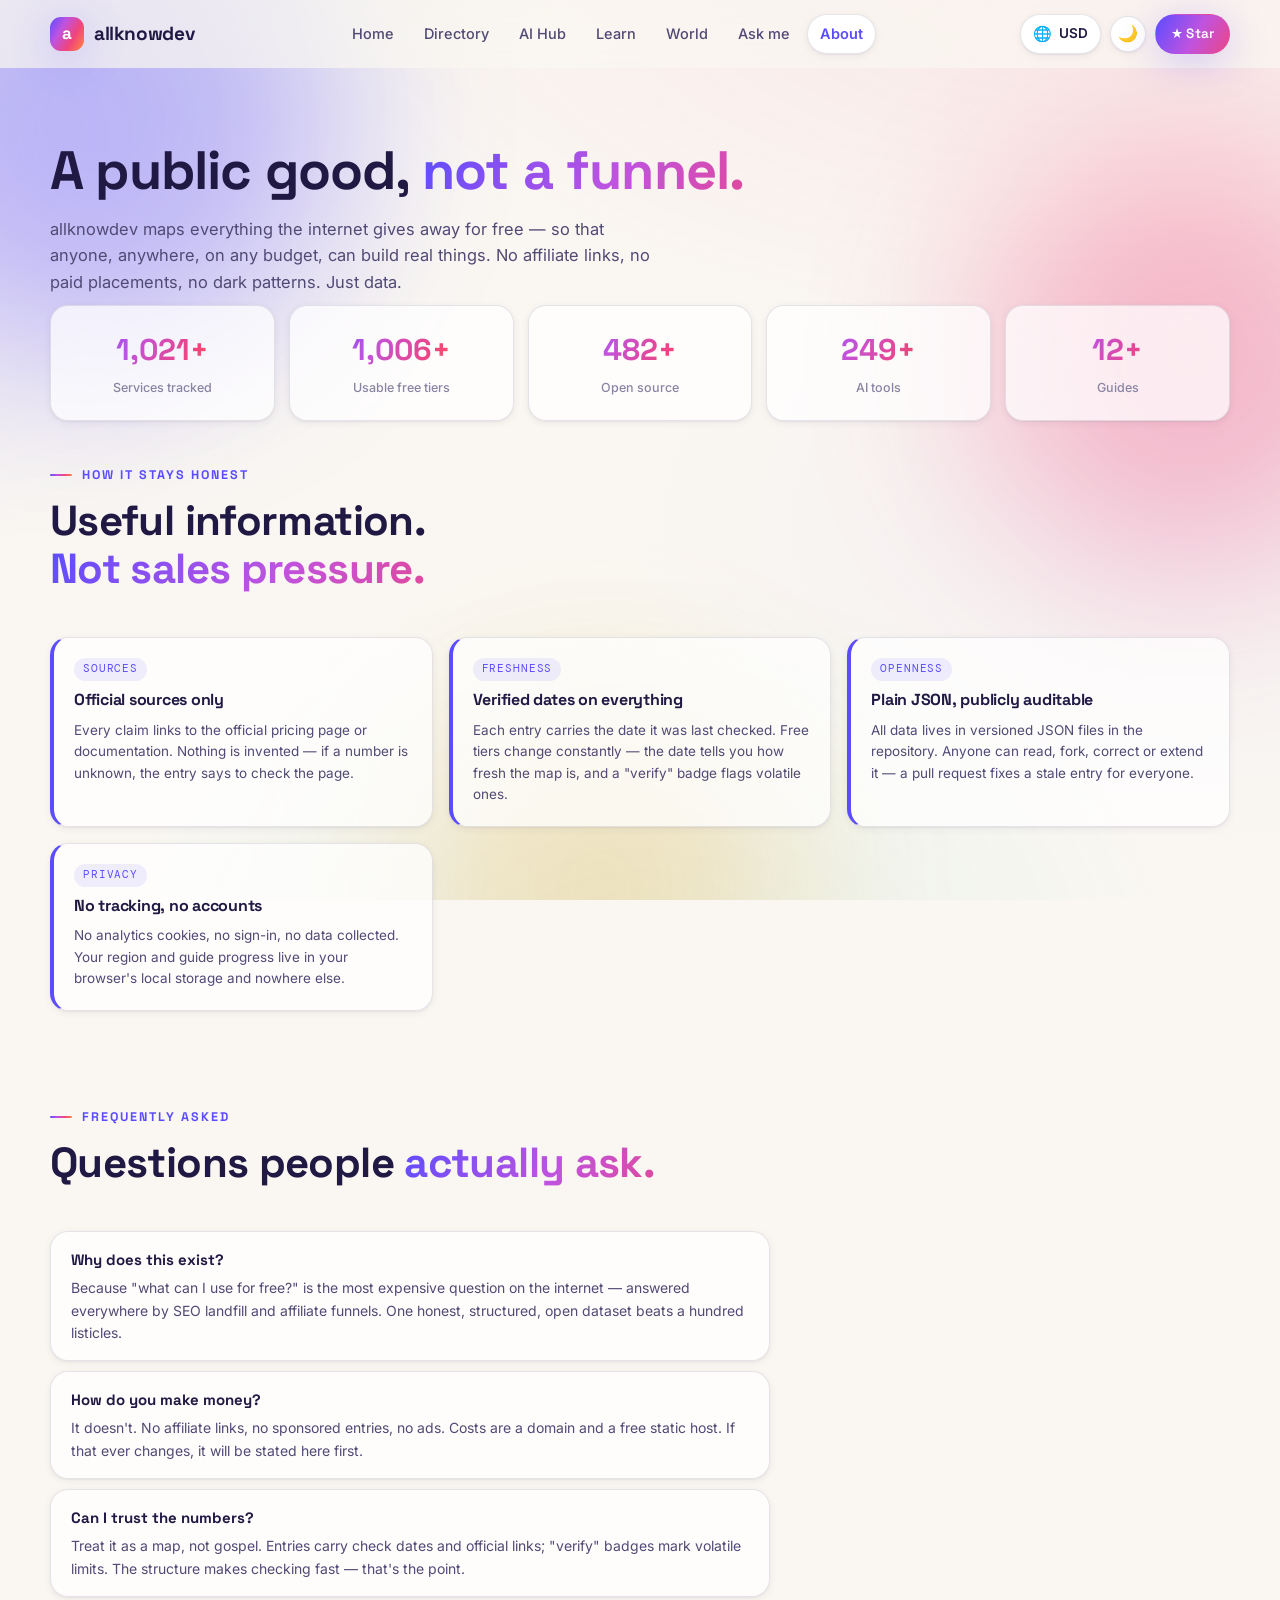
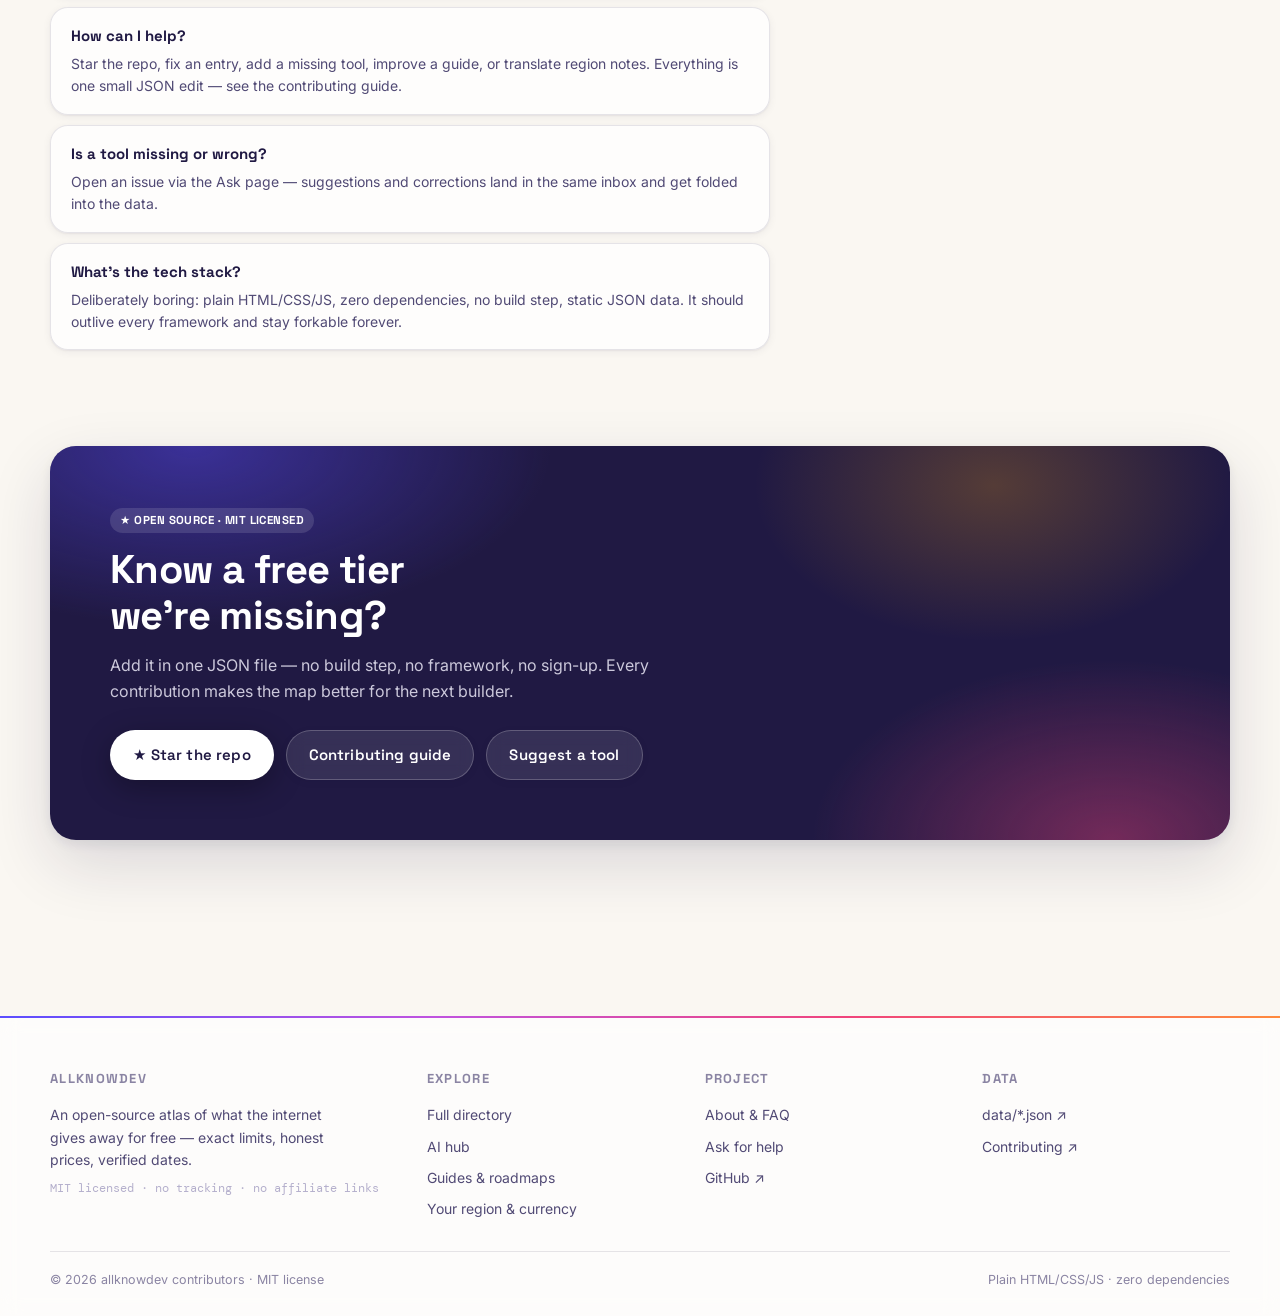
<file: about.html>
<!DOCTYPE html>
<html lang="en">
<head>
  <meta charset="UTF-8">
  <meta name="viewport" content="width=device-width, initial-scale=1.0">
  <title>About — the open-source atlas | allknowdev</title>
  <meta name="description" content="What allknowdev is, how the data stays honest, how to contribute, and why it exists.">
  <meta name="theme-color" content="#FAF7F2">
  <link rel="canonical" href="https://allknowdev.vercel.app/about.html">
  <link rel="icon" type="image/svg+xml" href="assets/images/favicon.svg">
  <link rel="preconnect" href="https://fonts.googleapis.com">
  <link rel="preconnect" href="https://fonts.gstatic.com" crossorigin>
  <link href="https://fonts.googleapis.com/css2?family=DM+Mono:wght@400;500&family=Inter:wght@400;500;600;700&family=Space+Grotesk:wght@400;500;600;700&display=swap" rel="stylesheet">
  <link rel="stylesheet" href="assets/css/style.css?v=3">
</head>
<body id="top">
  <a class="skip-link" href="#main">Skip to content</a>
  <div class="aurora" aria-hidden="true"><span class="blob b1"></span><span class="blob b2"></span><span class="blob b3"></span></div>

  <header class="site-header">
    <nav class="container nav-inner" aria-label="Main navigation">
      <a class="brand" href="index.html"><span class="brand-mark">a</span><span>allknowdev</span></a>
      <button class="menu-toggle" id="menuToggle" aria-label="Open navigation" aria-expanded="false" aria-controls="navLinks"><i></i><i></i></button>
      <div class="nav-links" id="navLinks">
        <a href="index.html">Home</a>
        <a href="directory.html">Directory</a>
        <a href="ai.html">AI Hub</a>
        <a href="learn.html">Learn</a>
        <a href="world.html">World</a>
        <a href="ask.html">Ask me</a>
        <a href="about.html">About</a>
      </div>
      <div class="nav-actions">
        <a class="region-chip" href="world.html" title="Choose your country and currency"><span class="flag">🌐</span><span class="cur-label">USD</span></a>
        <button class="theme-toggle" aria-label="Switch theme">🌙</button>
        <a class="btn btn-primary btn-small" href="https://github.com/sujeeth777/allknowdev" target="_blank" rel="noreferrer">★ Star</a>
      </div>
    </nav>
  </header>

  <main id="main">
    <section class="page-hero">
      <div class="container">
        <h1 class="rise">A public good, <span class="grad-text">not a funnel.</span></h1>
        <p class="lede rise" style="--d:.08s">allknowdev maps everything the internet gives away for free — so that anyone, anywhere, on any budget, can build real things. No affiliate links, no paid placements, no dark patterns. Just data.</p>
      </div>
    </section>

    <section class="section tight">
      <div class="container">
        <div class="stat-row stagger">
          <div class="stat-tile"><b data-stat-key="services">—</b><span>Services tracked</span></div>
          <div class="stat-tile"><b data-stat-key="free">—</b><span>Usable free tiers</span></div>
          <div class="stat-tile"><b data-stat-key="oss">—</b><span>Open source</span></div>
          <div class="stat-tile"><b data-stat-key="ai">—</b><span>AI tools</span></div>
          <div class="stat-tile"><b data-stat-key="guides">—</b><span>Guides</span></div>
        </div>

        <div class="section-head reveal">
          <p class="kicker">How it stays honest</p>
          <h2>Useful information. <span class="grad-text">Not sales pressure.</span></h2>
        </div>
        <div class="law-grid stagger">
          <div class="law-card"><span class="law-tag">sources</span><h3>Official sources only</h3><p>Every claim links to the official pricing page or documentation. Nothing is invented — if a number is unknown, the entry says to check the page.</p></div>
          <div class="law-card"><span class="law-tag">freshness</span><h3>Verified dates on everything</h3><p>Each entry carries the date it was last checked. Free tiers change constantly — the date tells you how fresh the map is, and a "verify" badge flags volatile ones.</p></div>
          <div class="law-card"><span class="law-tag">openness</span><h3>Plain JSON, publicly auditable</h3><p>All data lives in versioned JSON files in the repository. Anyone can read, fork, correct or extend it — a pull request fixes a stale entry for everyone.</p></div>
          <div class="law-card"><span class="law-tag">privacy</span><h3>No tracking, no accounts</h3><p>No analytics cookies, no sign-in, no data collected. Your region and guide progress live in your browser's local storage and nowhere else.</p></div>
        </div>
      </div>
    </section>

    <section class="section tight">
      <div class="container">
        <div class="section-head reveal">
          <p class="kicker">Frequently asked</p>
          <h2>Questions people <span class="grad-text">actually ask.</span></h2>
        </div>
        <div class="faq-list">
          <div class="faq-item"><b>Why does this exist?</b><p>Because "what can I use for free?" is the most expensive question on the internet — answered everywhere by SEO landfill and affiliate funnels. One honest, structured, open dataset beats a hundred listicles.</p></div>
          <div class="faq-item"><b>How do you make money?</b><p>It doesn't. No affiliate links, no sponsored entries, no ads. Costs are a domain and a free static host. If that ever changes, it will be stated here first.</p></div>
          <div class="faq-item"><b>Can I trust the numbers?</b><p>Treat it as a map, not gospel. Entries carry check dates and official links; "verify" badges mark volatile limits. The structure makes checking fast — that's the point.</p></div>
          <div class="faq-item"><b>How can I help?</b><p>Star the repo, fix an entry, add a missing tool, improve a guide, or translate region notes. Everything is one small JSON edit — see the contributing guide.</p></div>
          <div class="faq-item"><b>Is a tool missing or wrong?</b><p>Open an issue via the Ask page — suggestions and corrections land in the same inbox and get folded into the data.</p></div>
          <div class="faq-item"><b>What's the tech stack?</b><p>Deliberately boring: plain HTML/CSS/JS, zero dependencies, no build step, static JSON data. It should outlive every framework and stay forkable forever.</p></div>
        </div>
      </div>
    </section>

    <section class="section tight">
      <div class="container">
        <div class="cta-panel reveal">
          <span class="badge">★ open source · MIT licensed</span>
          <h2 style="margin-top:14px">Know a free tier we're missing?</h2>
          <p>Add it in one JSON file — no build step, no framework, no sign-up. Every contribution makes the map better for the next builder.</p>
          <div class="cta-actions">
            <a class="btn btn-light" href="https://github.com/sujeeth777/allknowdev" target="_blank" rel="noreferrer">★ Star the repo</a>
            <a class="btn btn-ghost" href="https://github.com/sujeeth777/allknowdev/blob/main/CONTRIBUTING.md" target="_blank" rel="noreferrer">Contributing guide</a>
            <a class="btn btn-ghost" href="ask.html">Suggest a tool</a>
          </div>
        </div>
      </div>
    </section>
  </main>

  <footer class="footer">
    <div class="container">
      <div class="footer-main">
        <div class="footer-col">
          <b>allknowdev</b>
          <p class="footer-brand">An open-source atlas of what the internet gives away for free — exact limits, honest prices, verified dates.</p>
          <p class="footer-note">MIT licensed · no tracking · no affiliate links</p>
        </div>
        <div class="footer-col">
          <b>EXPLORE</b>
          <a href="directory.html">Full directory</a>
          <a href="ai.html">AI hub</a>
          <a href="learn.html">Guides &amp; roadmaps</a>
          <a href="world.html">Your region &amp; currency</a>
        </div>
        <div class="footer-col">
          <b>PROJECT</b>
          <a href="about.html">About &amp; FAQ</a>
          <a href="ask.html">Ask for help</a>
          <a href="https://github.com/sujeeth777/allknowdev" target="_blank" rel="noreferrer">GitHub ↗</a>
        </div>
        <div class="footer-col">
          <b>DATA</b>
          <a href="https://github.com/sujeeth777/allknowdev/tree/main/data" target="_blank" rel="noreferrer">data/*.json ↗</a>
          <a href="https://github.com/sujeeth777/allknowdev/blob/main/CONTRIBUTING.md" target="_blank" rel="noreferrer">Contributing ↗</a>
        </div>
      </div>
      <div class="footer-bottom">
        <span>© <span id="currentYear">2026</span> allknowdev contributors · MIT license</span>
        <span>Plain HTML/CSS/JS · zero dependencies</span>
      </div>
    </div>
  </footer>

  <script src="assets/js/main.js?v=3"></script>
</body>
</html>
</file>
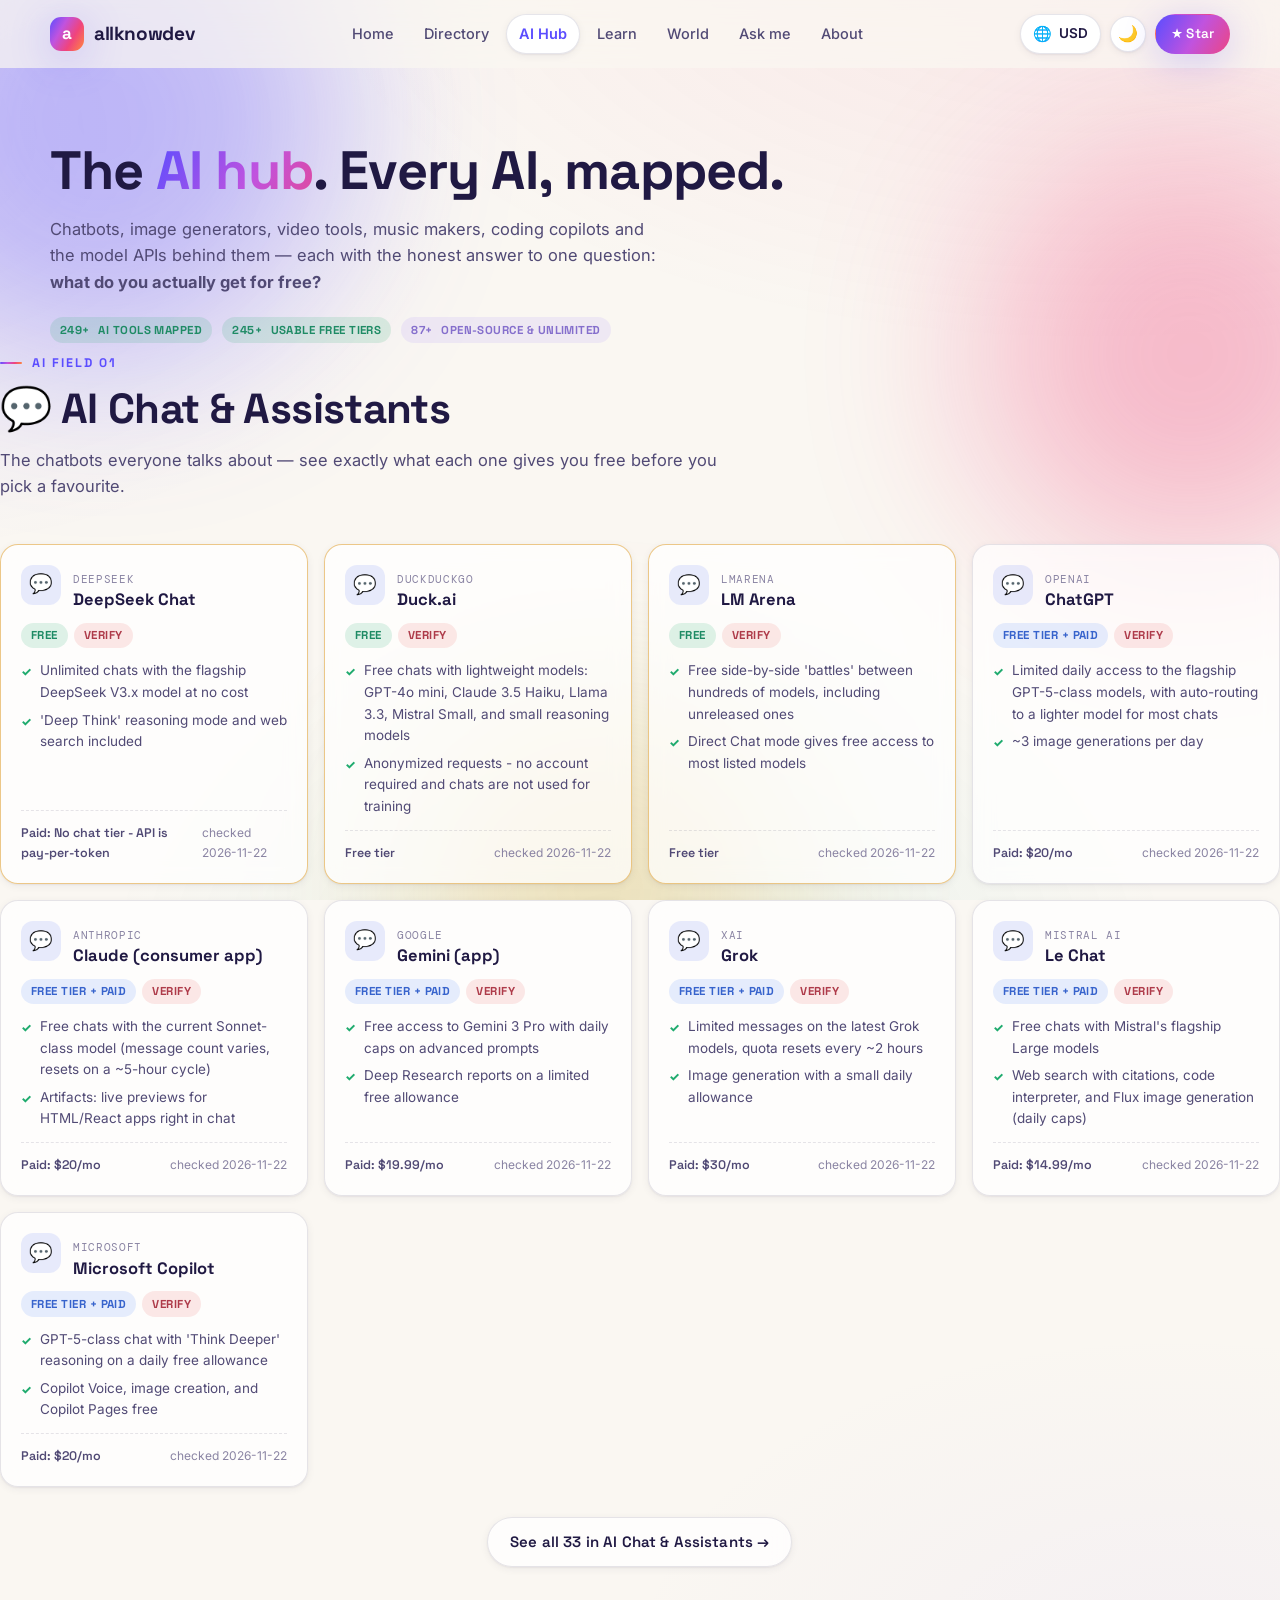
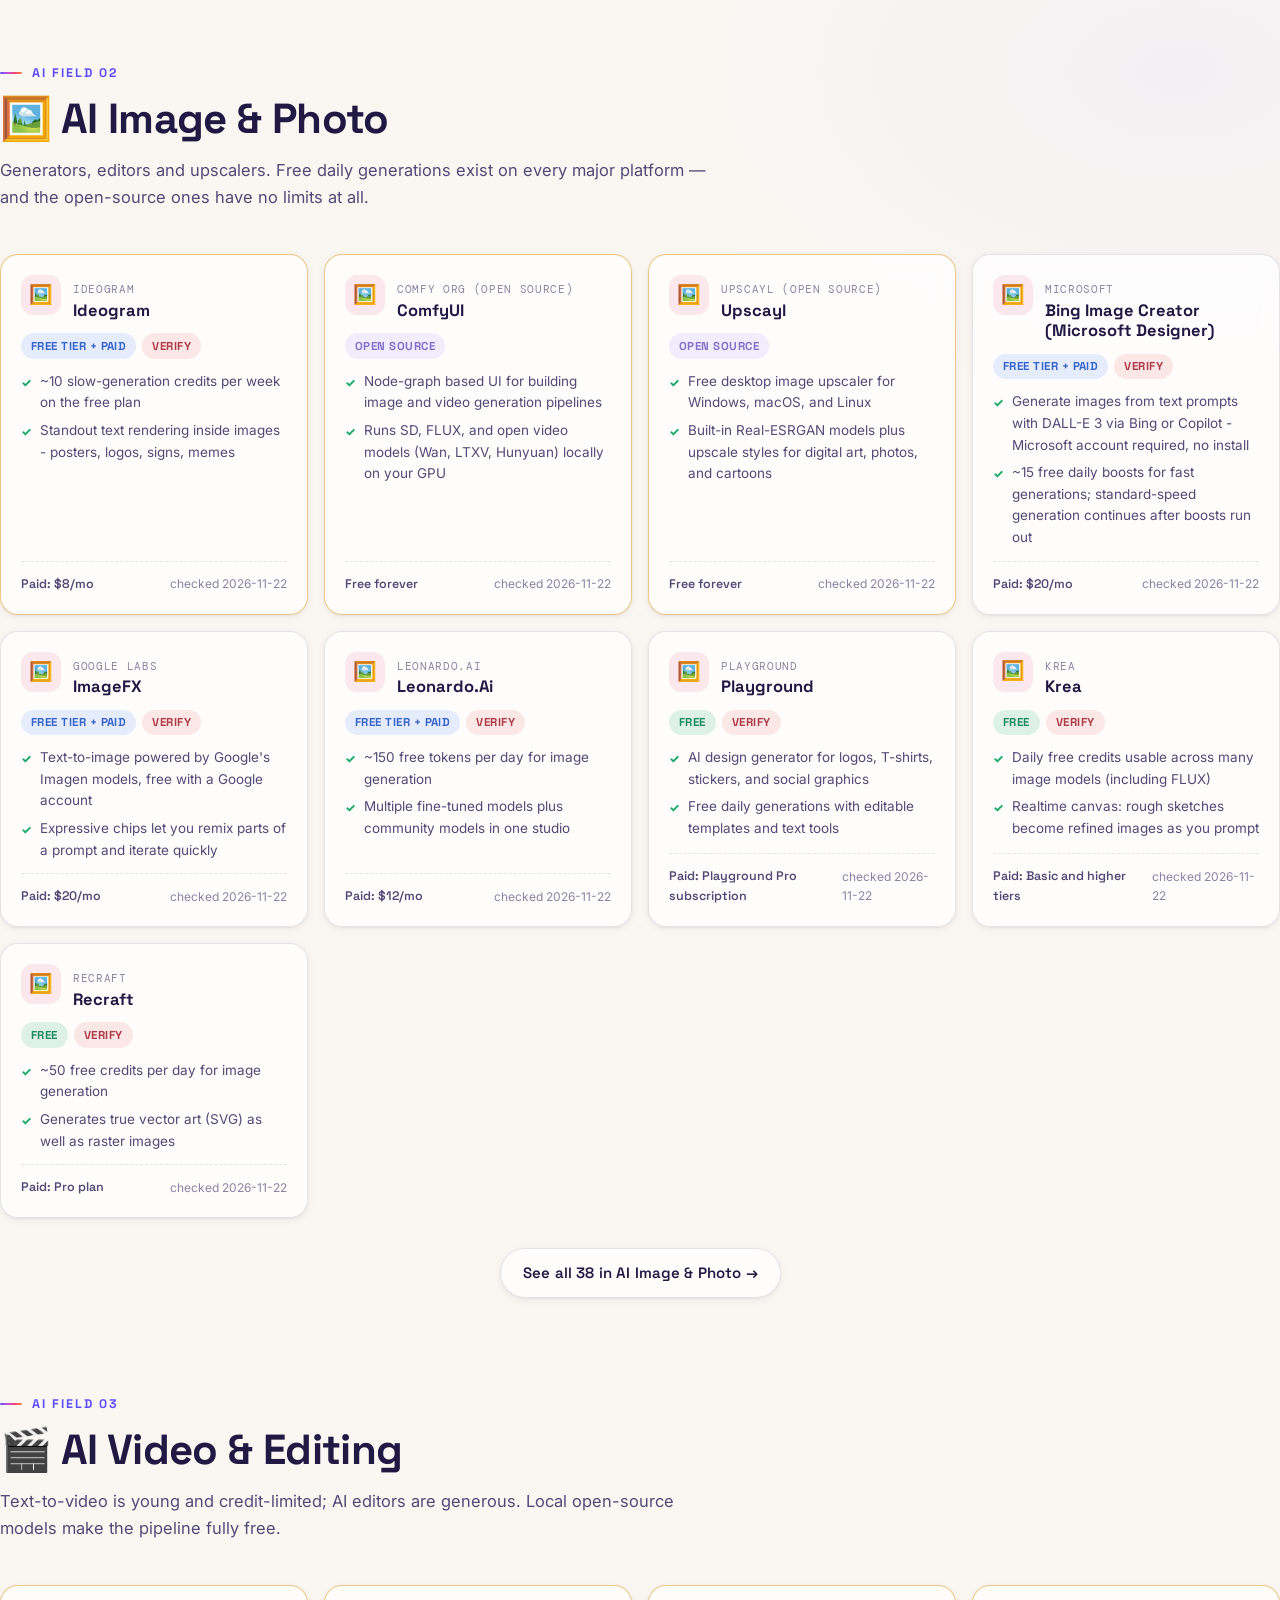
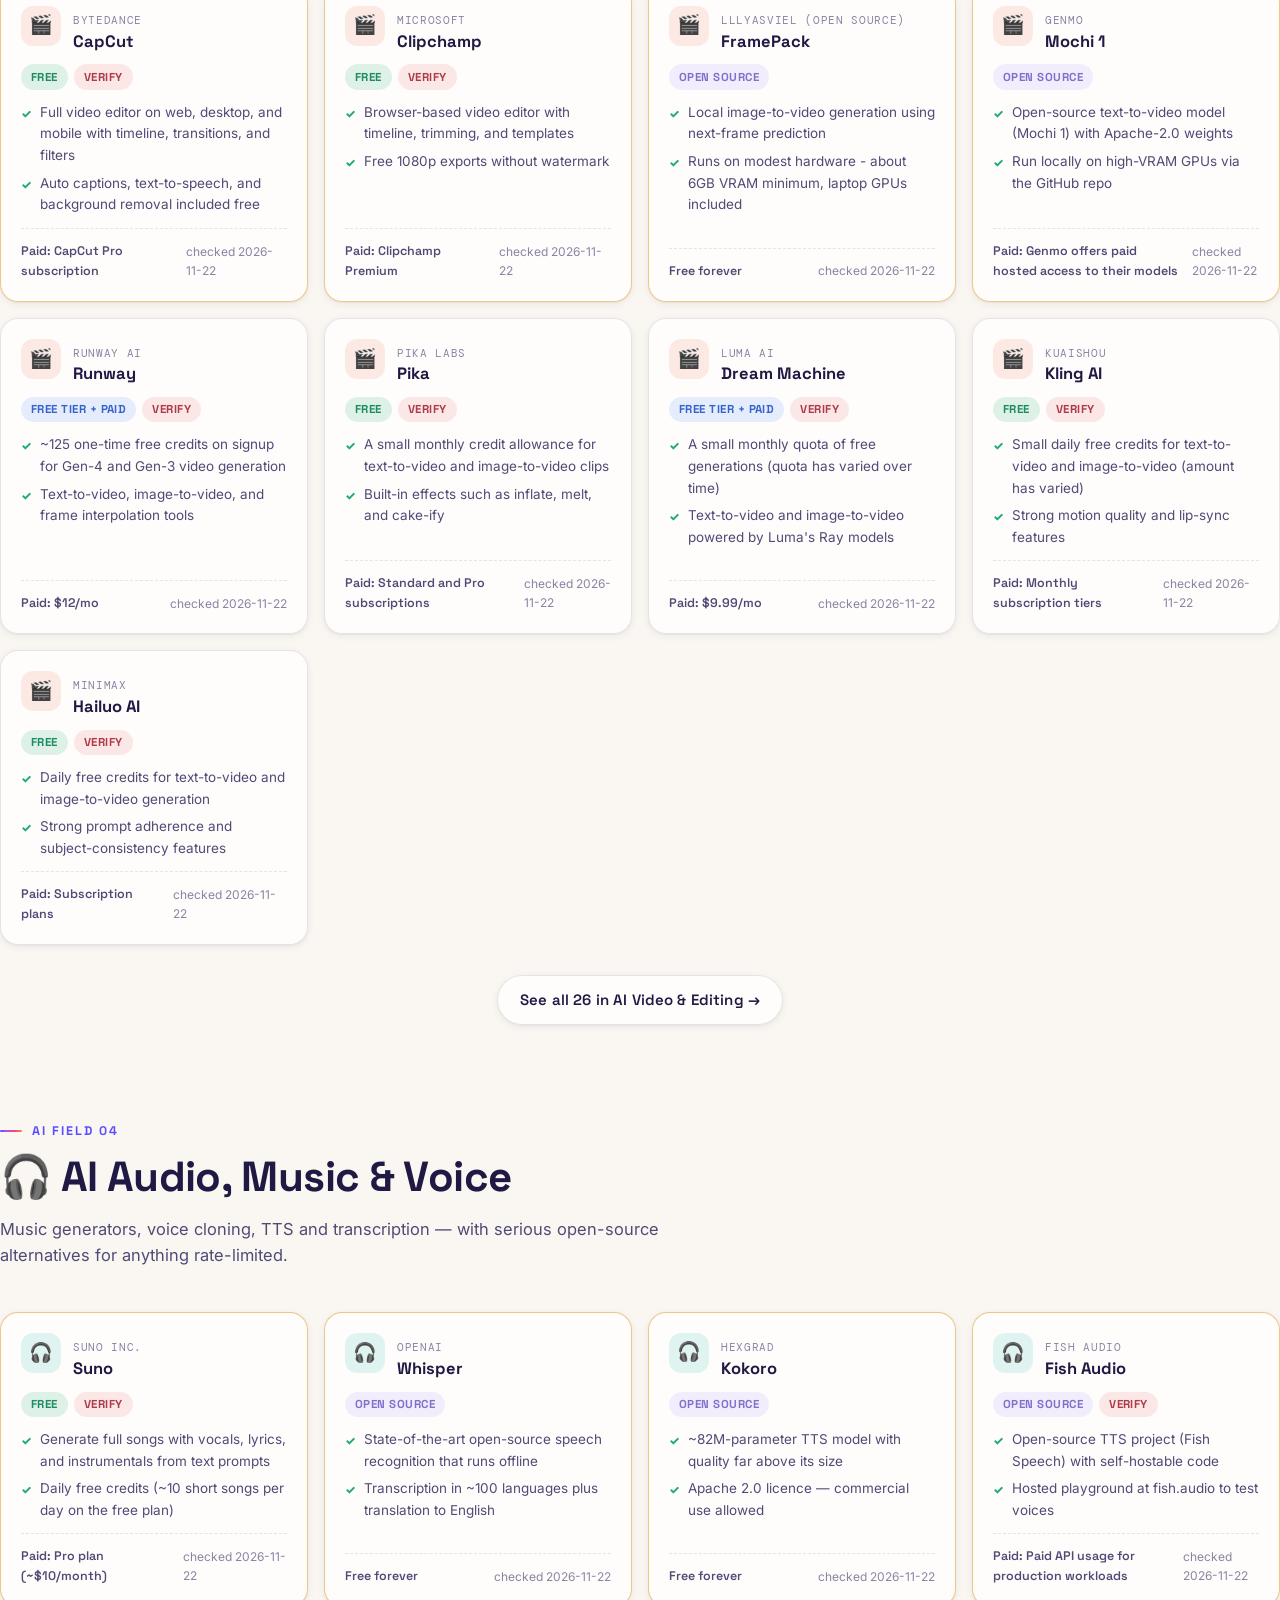
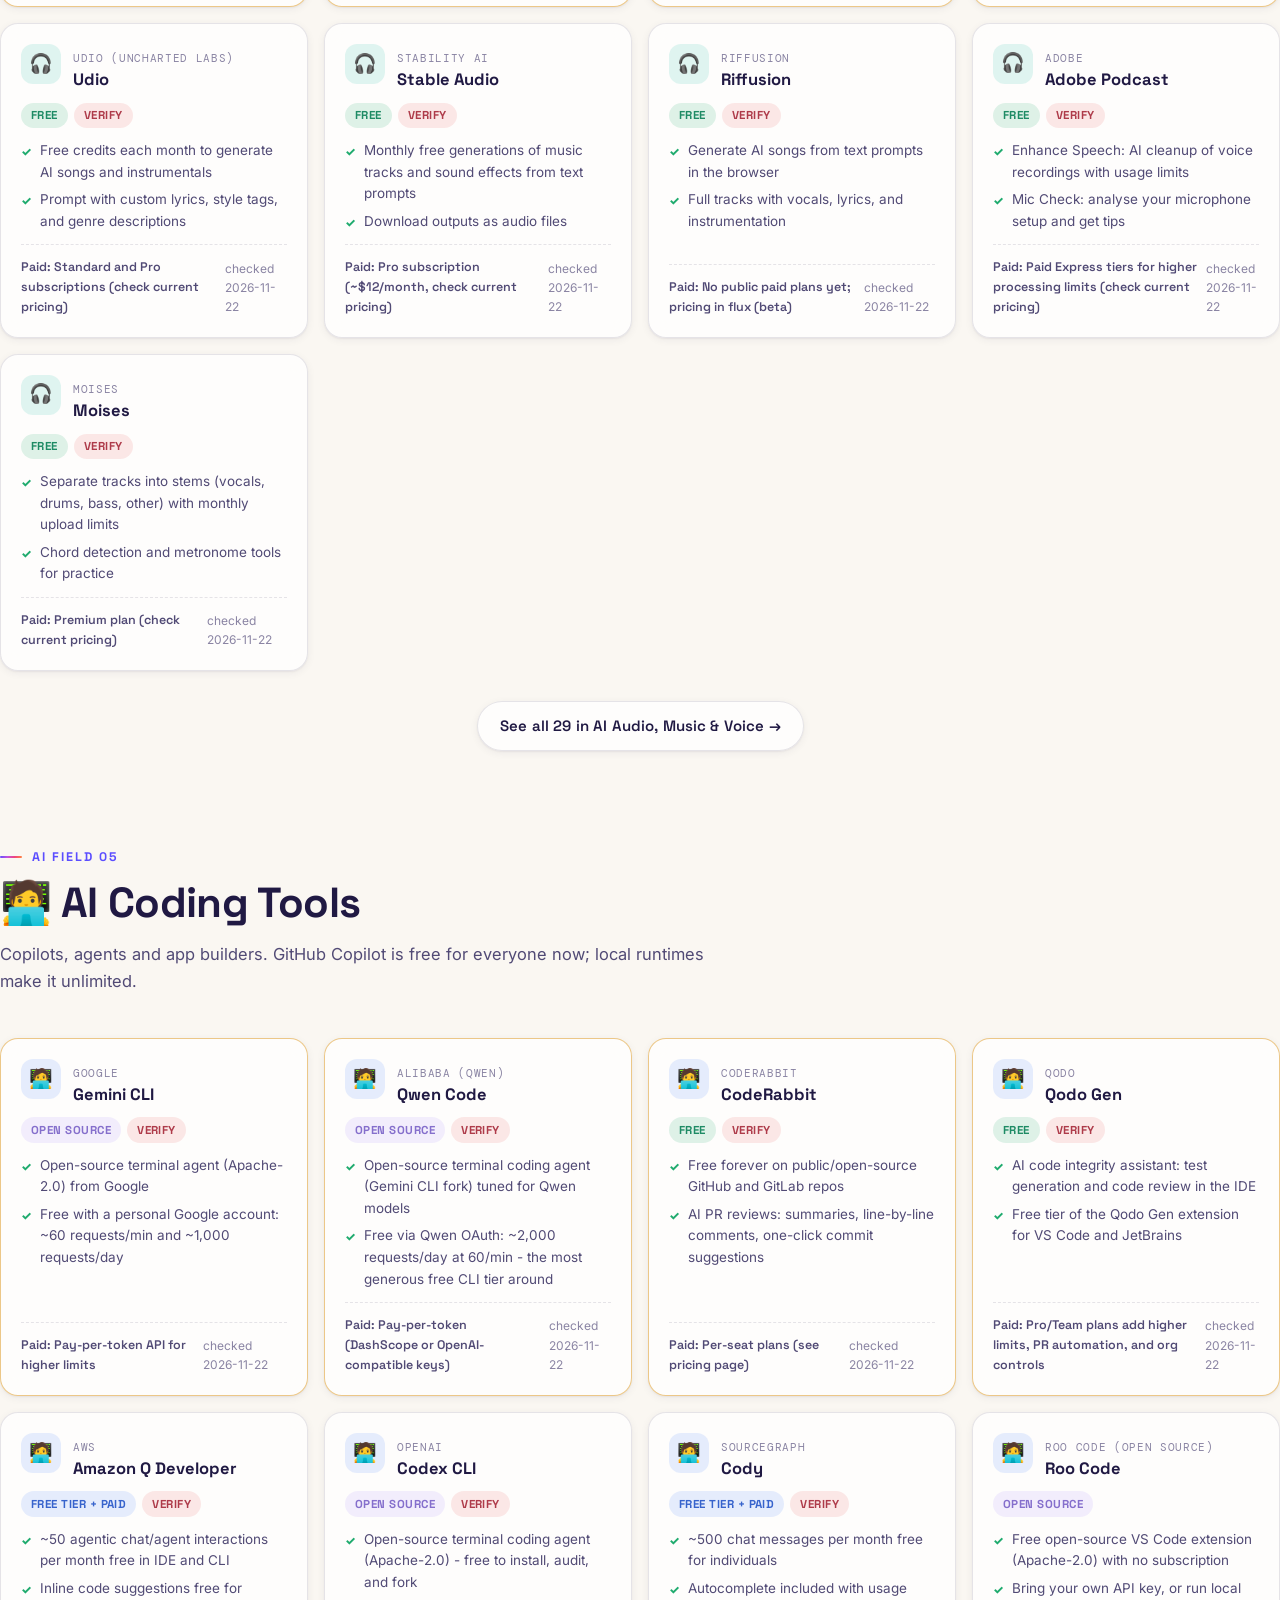
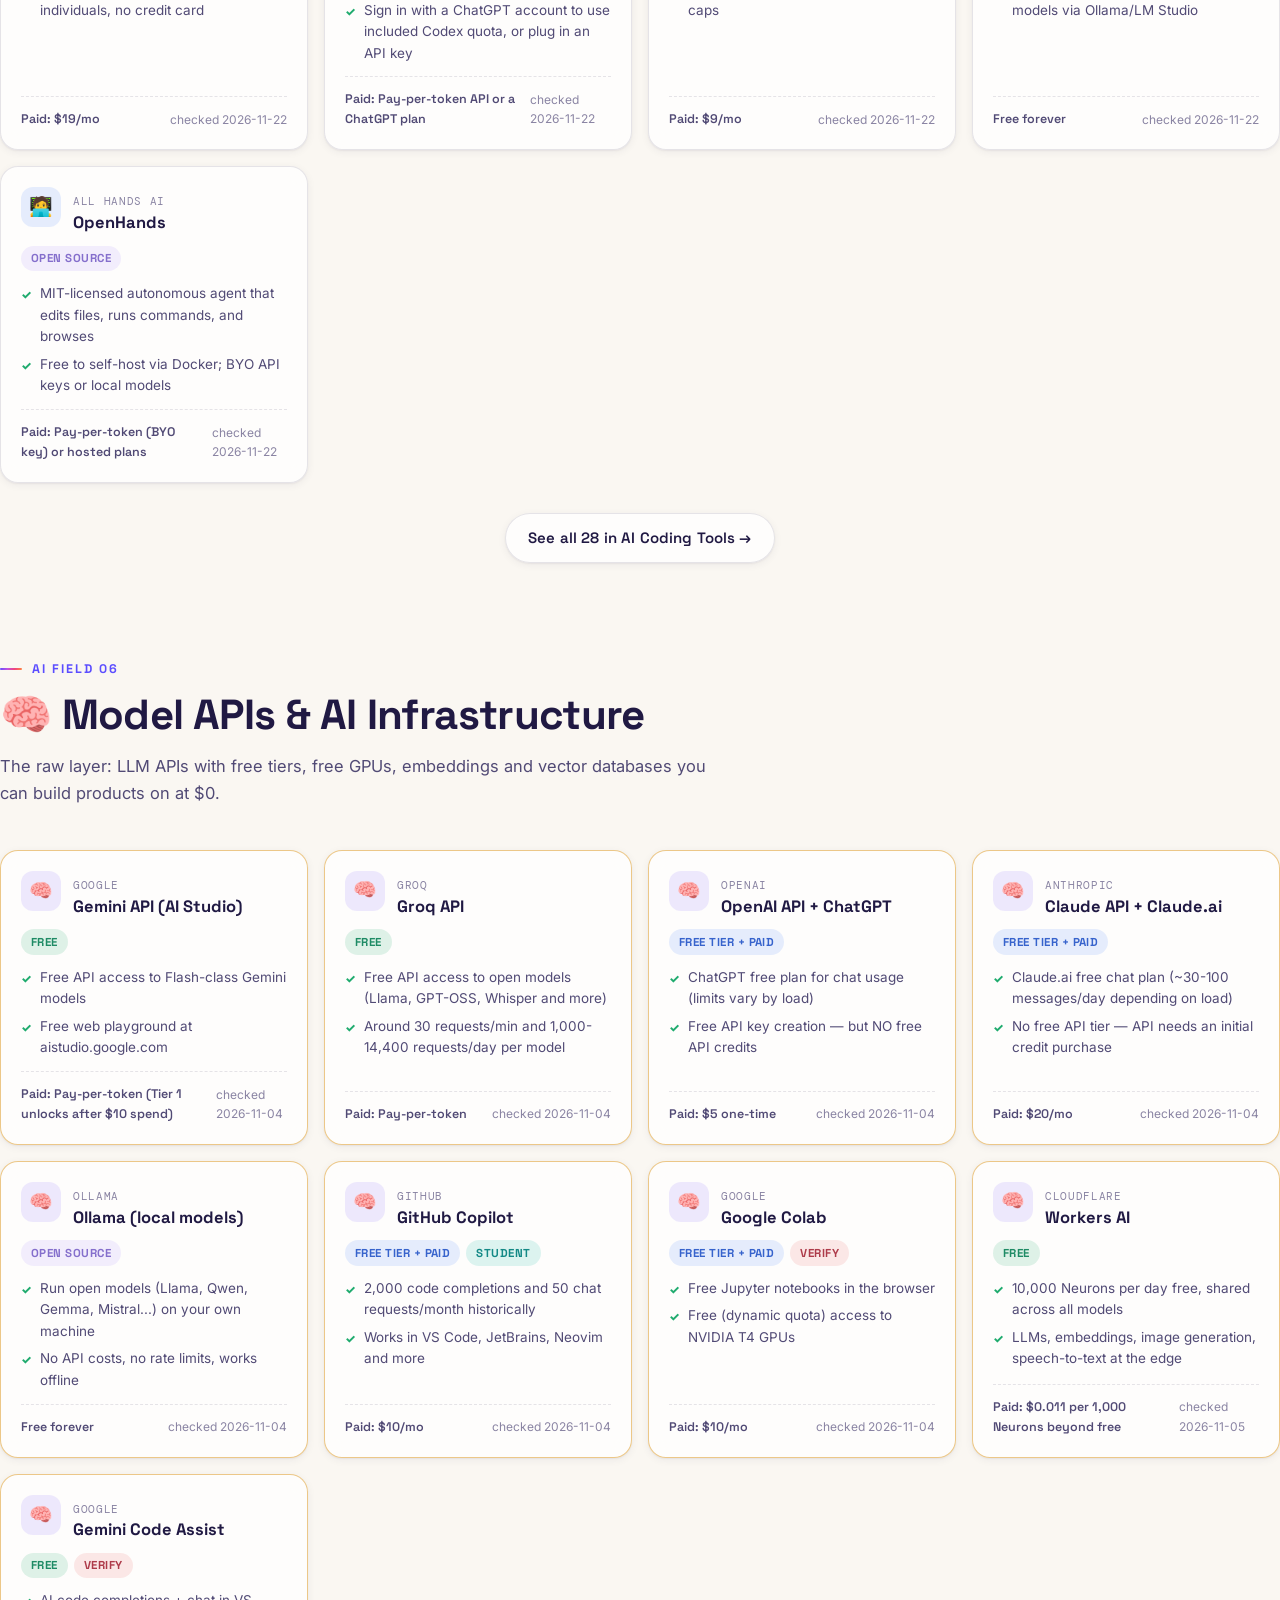
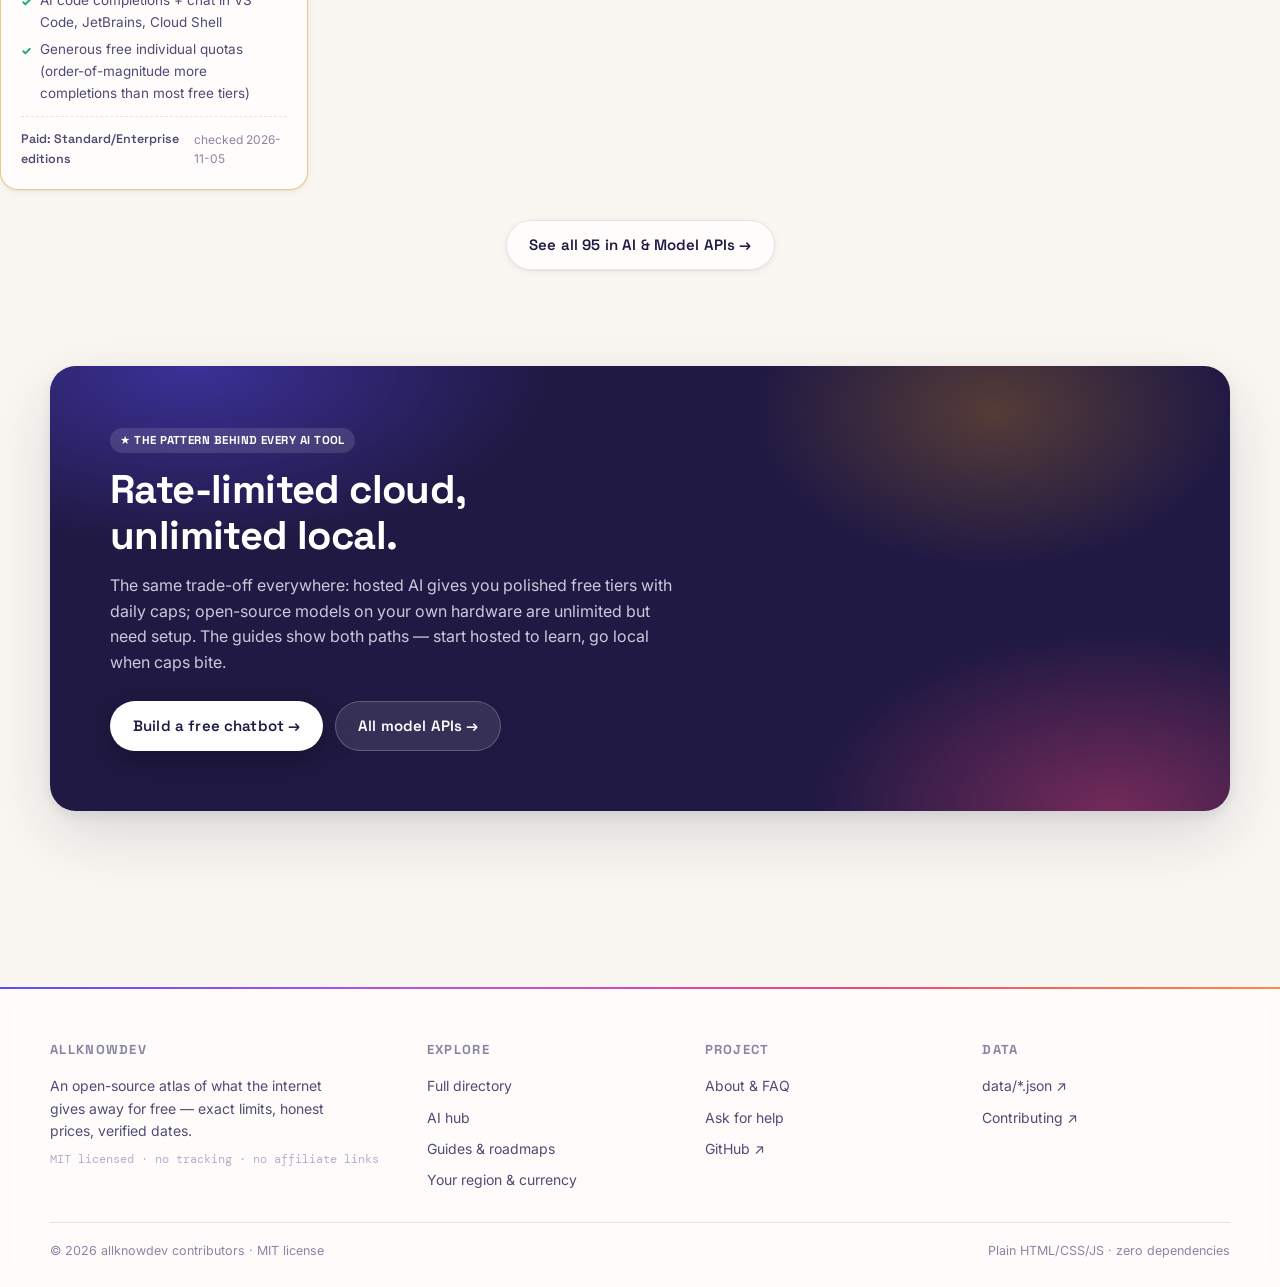
<file: ai.html>
<!DOCTYPE html>
<html lang="en">
<head>
  <meta charset="UTF-8">
  <meta name="viewport" content="width=device-width, initial-scale=1.0">
  <title>AI Hub — every AI you can use for free | allknowdev</title>
  <meta name="description" content="Every major AI mapped: chatbots, image, video, audio, coding tools and model APIs — with what each free tier really gives you.">
  <meta name="theme-color" content="#FAF7F2">
  <link rel="canonical" href="https://allknowdev.vercel.app/ai.html">
  <link rel="icon" type="image/svg+xml" href="assets/images/favicon.svg">
  <link rel="preconnect" href="https://fonts.googleapis.com">
  <link rel="preconnect" href="https://fonts.gstatic.com" crossorigin>
  <link href="https://fonts.googleapis.com/css2?family=DM+Mono:wght@400;500&family=Inter:wght@400;500;600;700&family=Space+Grotesk:wght@400;500;600;700&display=swap" rel="stylesheet">
  <link rel="stylesheet" href="assets/css/style.css?v=3">
</head>
<body id="top">
  <a class="skip-link" href="#main">Skip to content</a>
  <div class="aurora" aria-hidden="true"><span class="blob b1"></span><span class="blob b2"></span><span class="blob b3"></span></div>

  <header class="site-header">
    <nav class="container nav-inner" aria-label="Main navigation">
      <a class="brand" href="index.html"><span class="brand-mark">a</span><span>allknowdev</span></a>
      <button class="menu-toggle" id="menuToggle" aria-label="Open navigation" aria-expanded="false" aria-controls="navLinks"><i></i><i></i></button>
      <div class="nav-links" id="navLinks">
        <a href="index.html">Home</a>
        <a href="directory.html">Directory</a>
        <a href="ai.html">AI Hub</a>
        <a href="learn.html">Learn</a>
        <a href="world.html">World</a>
        <a href="ask.html">Ask me</a>
        <a href="about.html">About</a>
      </div>
      <div class="nav-actions">
        <a class="region-chip" href="world.html" title="Choose your country and currency"><span class="flag">🌐</span><span class="cur-label">USD</span></a>
        <button class="theme-toggle" aria-label="Switch theme">🌙</button>
        <a class="btn btn-primary btn-small" href="https://github.com/sujeeth777/allknowdev" target="_blank" rel="noreferrer">★ Star</a>
      </div>
    </nav>
  </header>

  <main id="main">
    <section class="page-hero">
      <div class="container">
        <h1 class="rise">The <span class="grad-text">AI hub</span>. Every AI, mapped.</h1>
        <p class="lede rise" style="--d:.08s">Chatbots, image generators, video tools, music makers, coding copilots and the model APIs behind them — each with the honest answer to one question: <strong>what do you actually get for free?</strong></p>
        <div class="page-hero-meta rise" style="--d:.14s">
          <span class="badge badge-free"><b data-ai-stat="all">0</b>&nbsp;AI tools mapped</span>
          <span class="badge badge-free"><b data-ai-stat="free">0</b>&nbsp;usable free tiers</span>
          <span class="badge badge-oss"><b data-ai-stat="oss">0</b>&nbsp;open-source &amp; unlimited</span>
        </div>
      </div>
    </section>

    <div id="aiHub"></div>

    <section class="section tight">
      <div class="container">
        <div class="cta-panel reveal">
          <span class="badge">★ the pattern behind every AI tool</span>
          <h2 style="margin-top:14px">Rate-limited cloud, unlimited local.</h2>
          <p>The same trade-off everywhere: hosted AI gives you polished free tiers with daily caps; open-source models on your own hardware are unlimited but need setup. The guides show both paths — start hosted to learn, go local when caps bite.</p>
          <div class="cta-actions">
            <a class="btn btn-light" href="guide.html?id=ai-chatbot-free">Build a free chatbot →</a>
            <a class="btn btn-ghost" href="directory.html?cat=ai">All model APIs →</a>
          </div>
        </div>
      </div>
    </section>
  </main>

  <footer class="footer">
    <div class="container">
      <div class="footer-main">
        <div class="footer-col">
          <b>allknowdev</b>
          <p class="footer-brand">An open-source atlas of what the internet gives away for free — exact limits, honest prices, verified dates.</p>
          <p class="footer-note">MIT licensed · no tracking · no affiliate links</p>
        </div>
        <div class="footer-col">
          <b>EXPLORE</b>
          <a href="directory.html">Full directory</a>
          <a href="ai.html">AI hub</a>
          <a href="learn.html">Guides &amp; roadmaps</a>
          <a href="world.html">Your region &amp; currency</a>
        </div>
        <div class="footer-col">
          <b>PROJECT</b>
          <a href="about.html">About &amp; FAQ</a>
          <a href="ask.html">Ask for help</a>
          <a href="https://github.com/sujeeth777/allknowdev" target="_blank" rel="noreferrer">GitHub ↗</a>
        </div>
        <div class="footer-col">
          <b>DATA</b>
          <a href="https://github.com/sujeeth777/allknowdev/tree/main/data" target="_blank" rel="noreferrer">data/*.json ↗</a>
          <a href="https://github.com/sujeeth777/allknowdev/blob/main/CONTRIBUTING.md" target="_blank" rel="noreferrer">Contributing ↗</a>
        </div>
      </div>
      <div class="footer-bottom">
        <span>© <span id="currentYear">2026</span> allknowdev contributors · MIT license</span>
        <span>Plain HTML/CSS/JS · zero dependencies</span>
      </div>
    </div>
  </footer>

  <script src="assets/js/main.js?v=3"></script>
  <script src="assets/js/ai.js?v=3"></script>
</body>
</html>
</file>
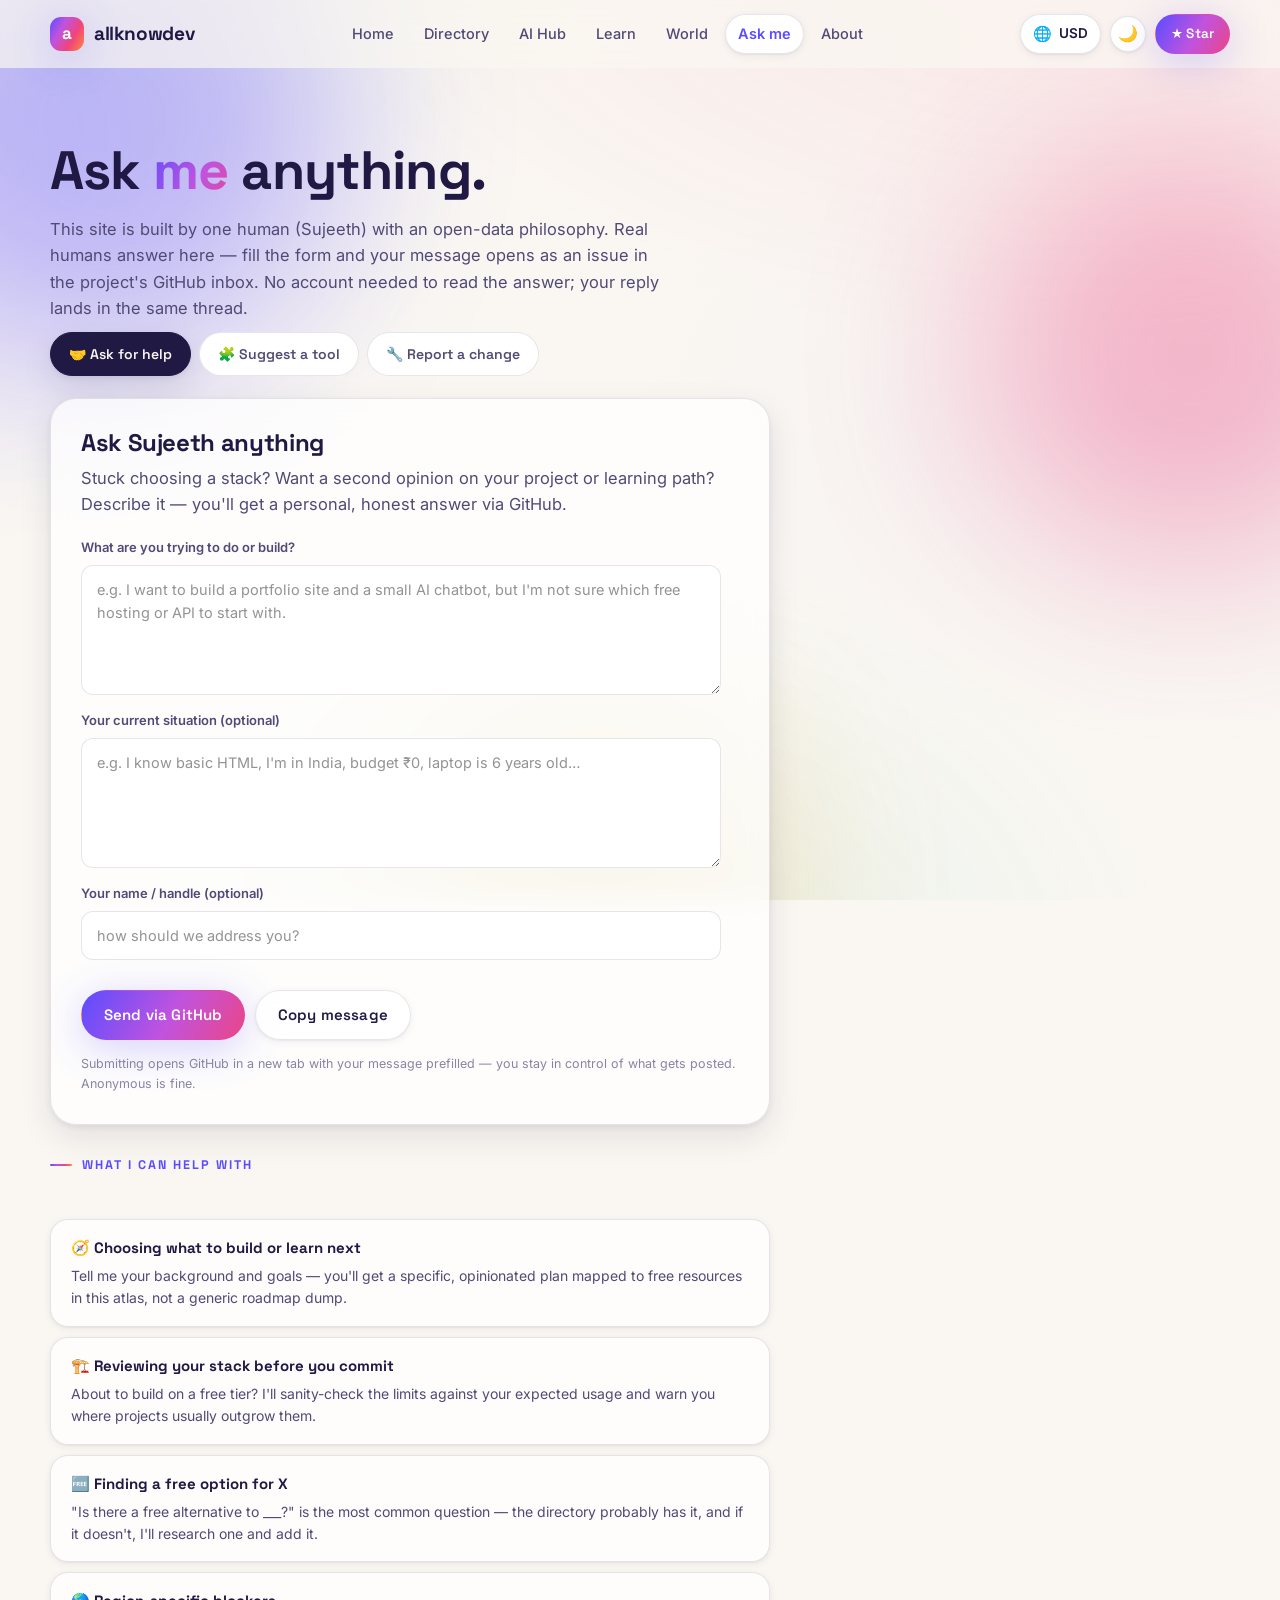
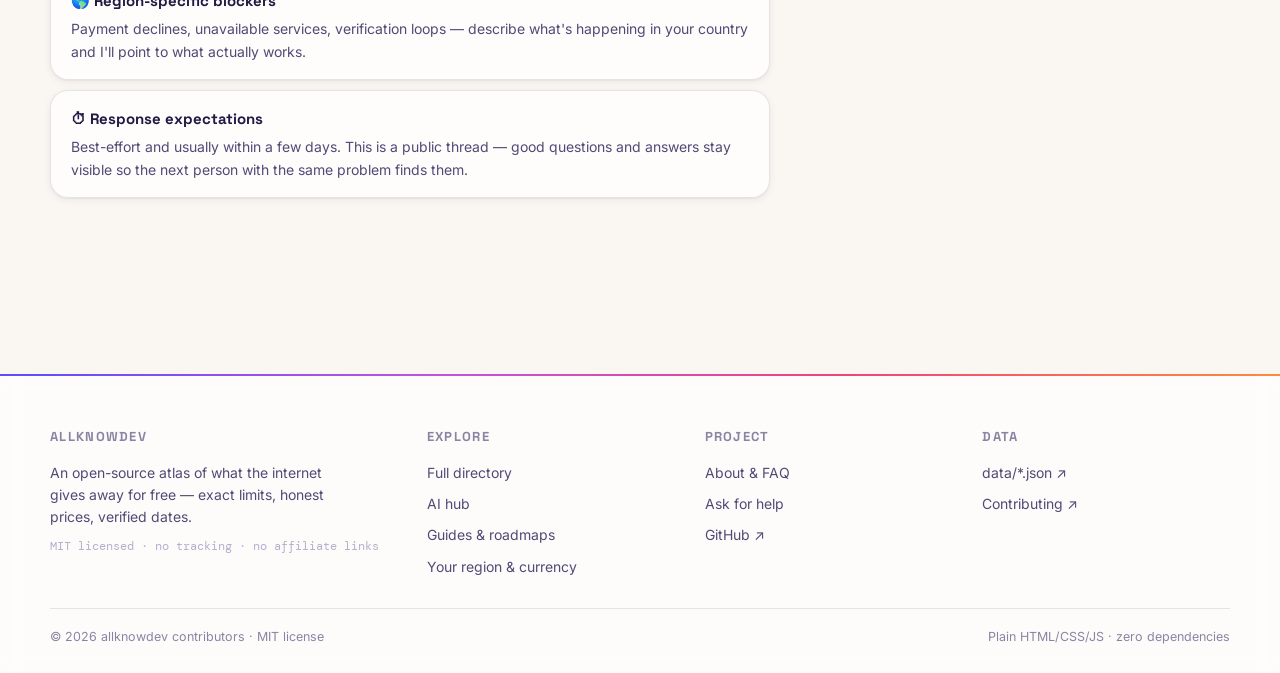
<file: ask.html>
<!DOCTYPE html>
<html lang="en">
<head>
  <meta charset="UTF-8">
  <meta name="viewport" content="width=device-width, initial-scale=1.0">
  <title>Ask me — get a personal answer | allknowdev</title>
  <meta name="description" content="Stuck choosing tools or planning a project? Ask Sujeeth directly. Suggest a tool, report a change, or request a personal recommendation — no signup needed.">
  <meta name="theme-color" content="#FAF7F2">
  <link rel="canonical" href="https://allknowdev.vercel.app/ask.html">
  <link rel="icon" type="image/svg+xml" href="assets/images/favicon.svg">
  <link rel="preconnect" href="https://fonts.googleapis.com">
  <link rel="preconnect" href="https://fonts.gstatic.com" crossorigin>
  <link href="https://fonts.googleapis.com/css2?family=DM+Mono:wght@400;500&family=Inter:wght@400;500;600;700&family=Space+Grotesk:wght@400;500;600;700&display=swap" rel="stylesheet">
  <link rel="stylesheet" href="assets/css/style.css?v=3">
</head>
<body id="top">
  <a class="skip-link" href="#main">Skip to content</a>
  <div class="aurora" aria-hidden="true"><span class="blob b1"></span><span class="blob b2"></span><span class="blob b3"></span></div>

  <header class="site-header">
    <nav class="container nav-inner" aria-label="Main navigation">
      <a class="brand" href="index.html"><span class="brand-mark">a</span><span>allknowdev</span></a>
      <button class="menu-toggle" id="menuToggle" aria-label="Open navigation" aria-expanded="false" aria-controls="navLinks"><i></i><i></i></button>
      <div class="nav-links" id="navLinks">
        <a href="index.html">Home</a>
        <a href="directory.html">Directory</a>
        <a href="ai.html">AI Hub</a>
        <a href="learn.html">Learn</a>
        <a href="world.html">World</a>
        <a href="ask.html">Ask me</a>
        <a href="about.html">About</a>
      </div>
      <div class="nav-actions">
        <a class="region-chip" href="world.html" title="Choose your country and currency"><span class="flag">🌐</span><span class="cur-label">USD</span></a>
        <button class="theme-toggle" aria-label="Switch theme">🌙</button>
        <a class="btn btn-primary btn-small" href="https://github.com/sujeeth777/allknowdev" target="_blank" rel="noreferrer">★ Star</a>
      </div>
    </nav>
  </header>

  <main id="main">
    <section class="page-hero">
      <div class="container">
        <h1 class="rise">Ask <span class="grad-text">me</span> anything.</h1>
        <p class="lede rise" style="--d:.08s">This site is built by one human (Sujeeth) with an open-data philosophy. Real humans answer here — fill the form and your message opens as an issue in the project's GitHub inbox. No account needed to read the answer; your reply lands in the same thread.</p>
      </div>
    </section>

    <section class="section tight">
      <div class="container" id="askRoot">
        <div class="ask-tabs rise" style="--d:.12s"></div>
        <div class="glass-panel reveal" style="max-width:720px">
          <h2 id="askHeading" style="margin-bottom:8px">Ask Sujeeth anything</h2>
          <p id="askSub" class="lede" style="margin-bottom:20px"></p>
          <form class="ask-form" onsubmit="return false">
            <!-- fields injected by ask.js -->
          </form>
          <div class="ask-actions mt-lg">
            <button class="btn btn-primary" id="askSubmit">Send via GitHub</button>
            <button class="btn btn-ghost" id="askCopy">Copy message</button>
          </div>
          <p class="disclaimer" style="margin-top:14px">Submitting opens GitHub in a new tab with your message prefilled — you stay in control of what gets posted. Anonymous is fine.</p>
        </div>

        <div class="section-head mt-lg">
          <p class="kicker">What I can help with</p>
        </div>
        <div class="faq-list">
          <div class="faq-item"><b>🧭 Choosing what to build or learn next</b><p>Tell me your background and goals — you'll get a specific, opinionated plan mapped to free resources in this atlas, not a generic roadmap dump.</p></div>
          <div class="faq-item"><b>🏗️ Reviewing your stack before you commit</b><p>About to build on a free tier? I'll sanity-check the limits against your expected usage and warn you where projects usually outgrow them.</p></div>
          <div class="faq-item"><b>🆓 Finding a free option for X</b><p>"Is there a free alternative to ___?" is the most common question — the directory probably has it, and if it doesn't, I'll research one and add it.</p></div>
          <div class="faq-item"><b>🌎 Region-specific blockers</b><p>Payment declines, unavailable services, verification loops — describe what's happening in your country and I'll point to what actually works.</p></div>
          <div class="faq-item"><b>⏱ Response expectations</b><p>Best-effort and usually within a few days. This is a public thread — good questions and answers stay visible so the next person with the same problem finds them.</p></div>
        </div>
      </div>
    </section>
  </main>

  <footer class="footer">
    <div class="container">
      <div class="footer-main">
        <div class="footer-col">
          <b>allknowdev</b>
          <p class="footer-brand">An open-source atlas of what the internet gives away for free — exact limits, honest prices, verified dates.</p>
          <p class="footer-note">MIT licensed · no tracking · no affiliate links</p>
        </div>
        <div class="footer-col">
          <b>EXPLORE</b>
          <a href="directory.html">Full directory</a>
          <a href="ai.html">AI hub</a>
          <a href="learn.html">Guides &amp; roadmaps</a>
          <a href="world.html">Your region &amp; currency</a>
        </div>
        <div class="footer-col">
          <b>PROJECT</b>
          <a href="about.html">About &amp; FAQ</a>
          <a href="ask.html">Ask for help</a>
          <a href="https://github.com/sujeeth777/allknowdev" target="_blank" rel="noreferrer">GitHub ↗</a>
        </div>
        <div class="footer-col">
          <b>DATA</b>
          <a href="https://github.com/sujeeth777/allknowdev/tree/main/data" target="_blank" rel="noreferrer">data/*.json ↗</a>
          <a href="https://github.com/sujeeth777/allknowdev/blob/main/CONTRIBUTING.md" target="_blank" rel="noreferrer">Contributing ↗</a>
        </div>
      </div>
      <div class="footer-bottom">
        <span>© <span id="currentYear">2026</span> allknowdev contributors · MIT license</span>
        <span>Plain HTML/CSS/JS · zero dependencies</span>
      </div>
    </div>
  </footer>

  <script src="assets/js/main.js?v=3"></script>
  <script src="assets/js/ask.js?v=3"></script>
</body>
</html>
</file>
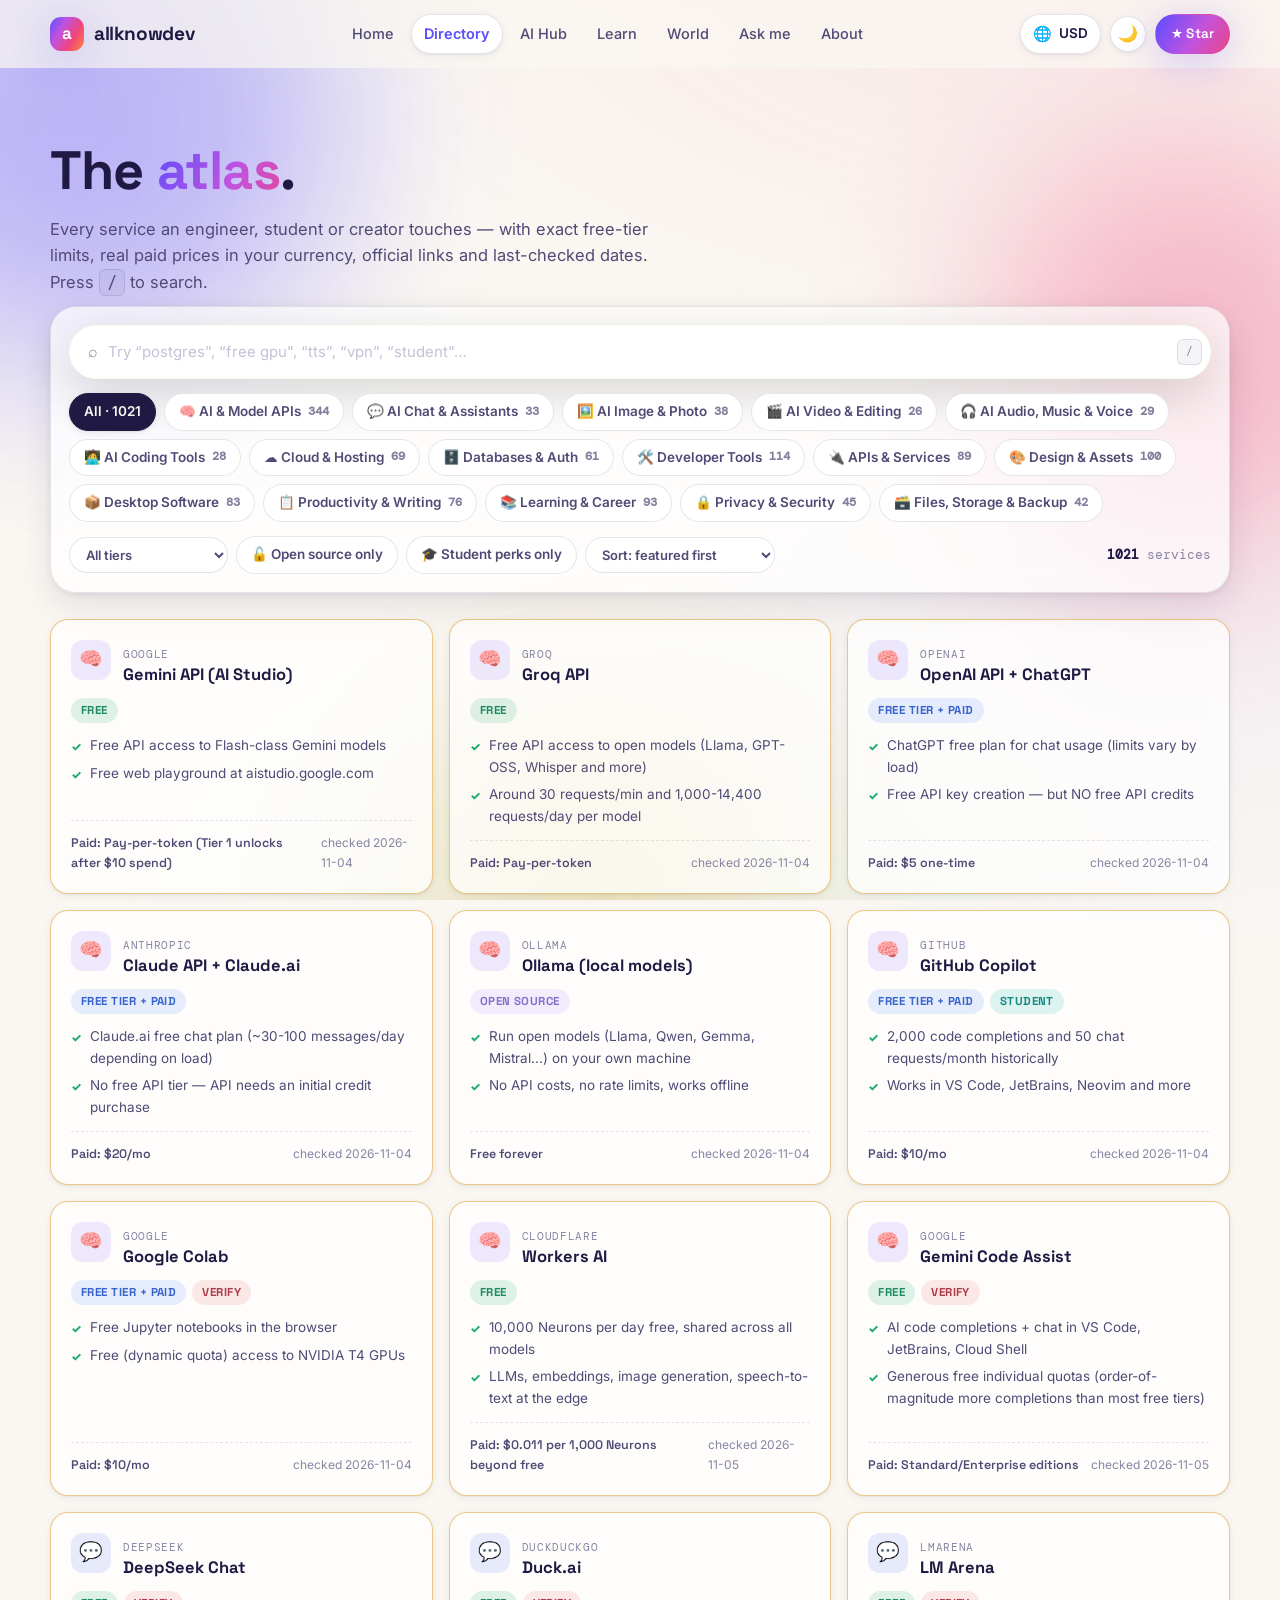
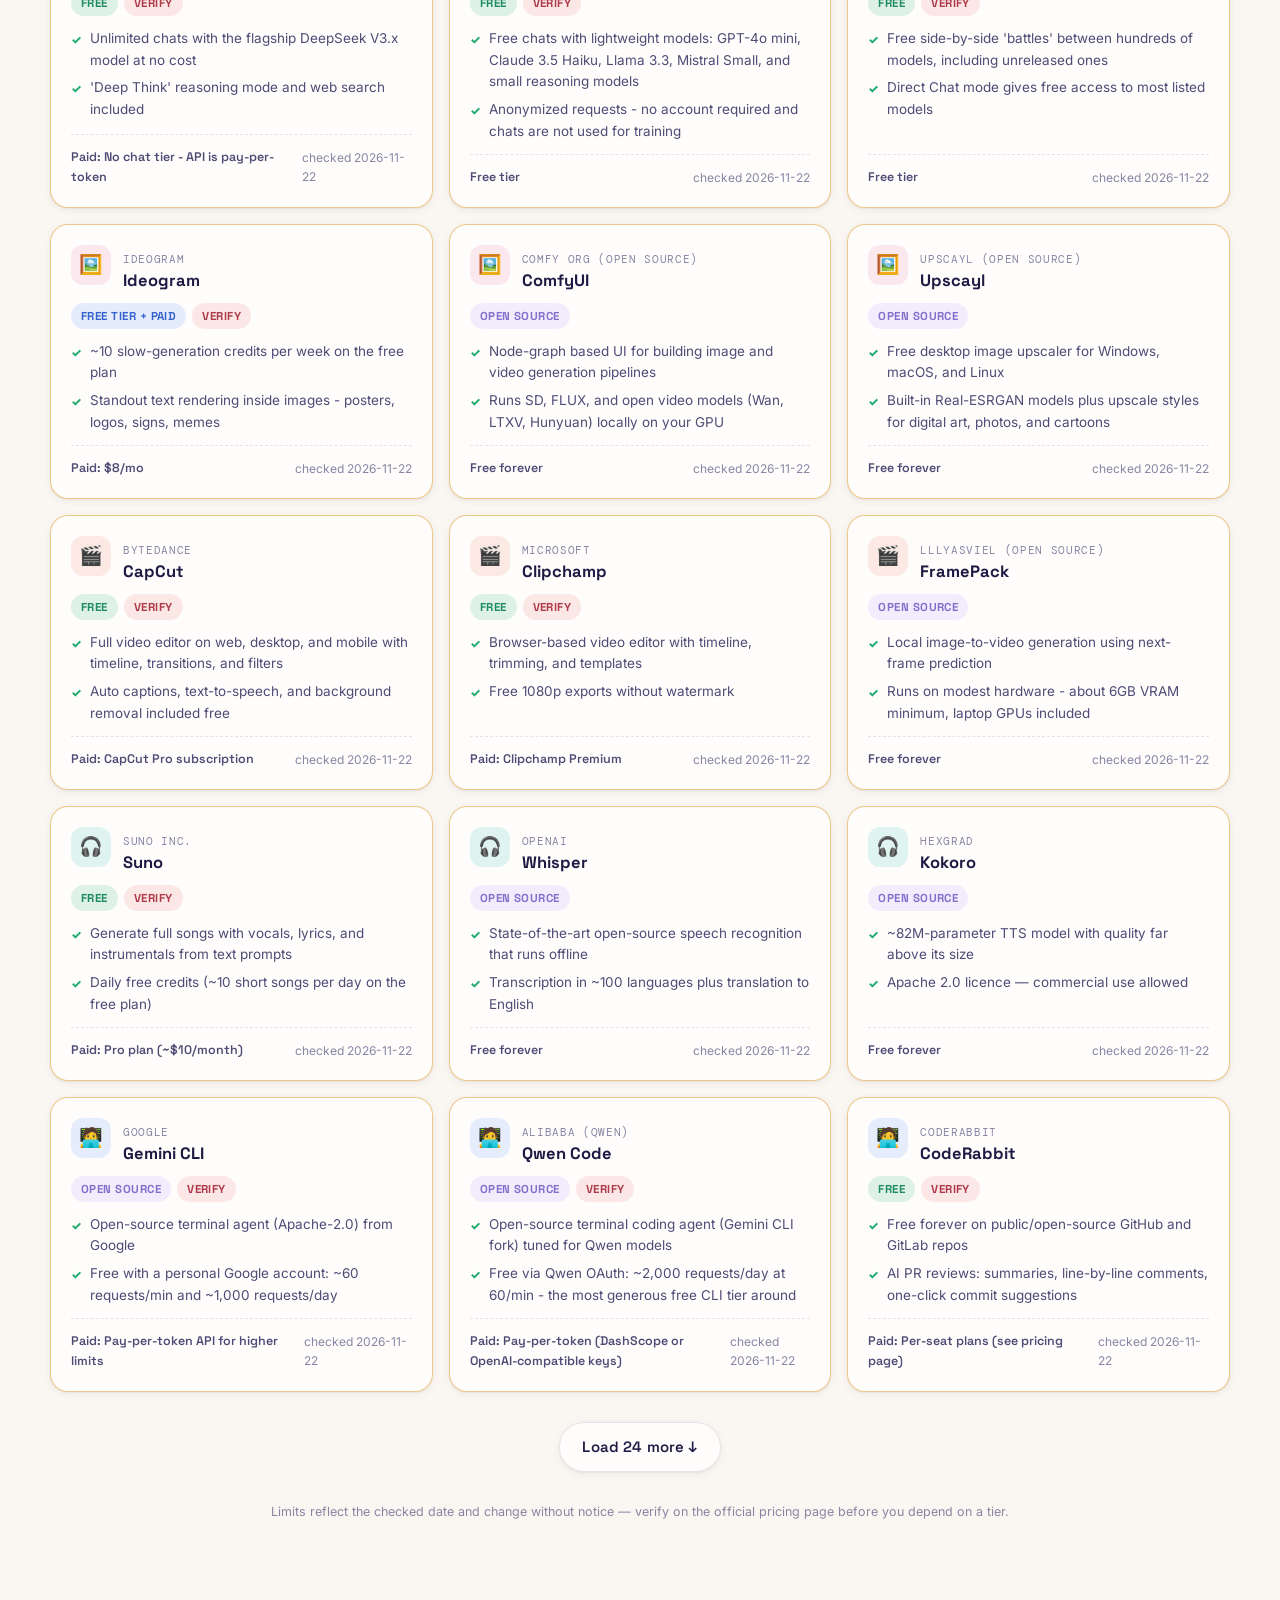
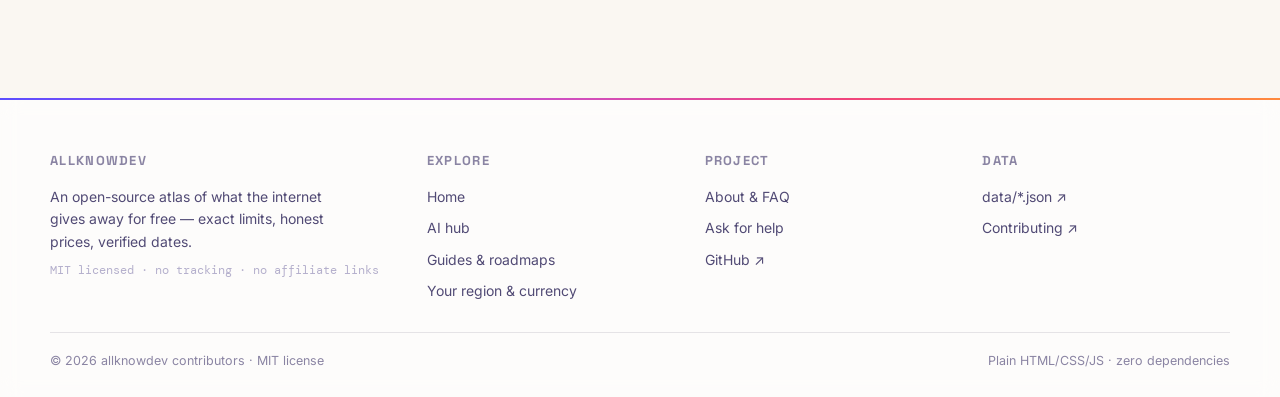
<file: directory.html>
<!DOCTYPE html>
<html lang="en">
<head>
  <meta charset="UTF-8">
  <meta name="viewport" content="width=device-width, initial-scale=1.0">
  <title>Directory — 400+ free tiers, limits and honest prices | allknowdev</title>
  <meta name="description" content="Search and filter 400+ services: AI tools, hosting, databases, software, learning and privacy. Exact free-tier limits, prices in your currency, verified dates.">
  <meta name="theme-color" content="#FAF7F2">
  <link rel="canonical" href="https://allknowdev.vercel.app/directory.html">
  <link rel="icon" type="image/svg+xml" href="assets/images/favicon.svg">
  <link rel="preconnect" href="https://fonts.googleapis.com">
  <link rel="preconnect" href="https://fonts.gstatic.com" crossorigin>
  <link href="https://fonts.googleapis.com/css2?family=DM+Mono:wght@400;500&family=Inter:wght@400;500;600;700&family=Space+Grotesk:wght@400;500;600;700&display=swap" rel="stylesheet">
  <link rel="stylesheet" href="assets/css/style.css?v=3">
</head>
<body id="top">
  <a class="skip-link" href="#main">Skip to content</a>
  <div class="aurora" aria-hidden="true"><span class="blob b1"></span><span class="blob b2"></span><span class="blob b3"></span></div>

  <header class="site-header">
    <nav class="container nav-inner" aria-label="Main navigation">
      <a class="brand" href="index.html"><span class="brand-mark">a</span><span>allknowdev</span></a>
      <button class="menu-toggle" id="menuToggle" aria-label="Open navigation" aria-expanded="false" aria-controls="navLinks"><i></i><i></i></button>
      <div class="nav-links" id="navLinks">
        <a href="index.html">Home</a>
        <a href="directory.html">Directory</a>
        <a href="ai.html">AI Hub</a>
        <a href="learn.html">Learn</a>
        <a href="world.html">World</a>
        <a href="ask.html">Ask me</a>
        <a href="about.html">About</a>
      </div>
      <div class="nav-actions">
        <a class="region-chip" href="world.html" title="Choose your country and currency"><span class="flag">🌐</span><span class="cur-label">USD</span></a>
        <button class="theme-toggle" aria-label="Switch theme">🌙</button>
        <a class="btn btn-primary btn-small" href="https://github.com/sujeeth777/allknowdev" target="_blank" rel="noreferrer">★ Star</a>
      </div>
    </nav>
  </header>

  <main id="main">
    <section class="page-hero">
      <div class="container">
        <h1 class="rise">The <span class="grad-text">atlas</span>.</h1>
        <p class="lede rise" style="--d:.08s">Every service an engineer, student or creator touches — with exact free-tier limits, real paid prices in your currency, official links and last-checked dates. Press <kbd style="font-family:var(--font-mono);background:var(--bg-inset);padding:2px 7px;border-radius:6px;border:1px solid var(--line)">/</kbd> to search.</p>
      </div>
    </section>

    <section class="section tight">
      <div class="container">
        <div class="dir-controls rise" style="--d:.14s">
          <div class="search-field">
            <span aria-hidden="true">⌕</span>
            <label class="sr-only" for="dirSearch">Search the directory</label>
            <input type="search" id="dirSearch" placeholder="Try “postgres”, “free gpu”, “tts”, “vpn”, “student”…" autocomplete="off">
            <kbd>/</kbd>
          </div>
          <div class="filter-row" id="catRow"></div>
          <div class="filter-row">
            <label class="sr-only" for="tierSelect">Price tier</label>
            <select id="tierSelect">
              <option value="all">All tiers</option>
              <option value="free">🆓 Free forever</option>
              <option value="freemium">🧗 Free tier + paid</option>
              <option value="oss">🔓 Open source</option>
              <option value="paid">💳 Paid / trial</option>
            </select>
            <button class="chip" id="ossChip" type="button">🔓 Open source only</button>
            <button class="chip" id="studentChip" type="button">🎓 Student perks only</button>
            <label class="sr-only" for="sortSelect">Sort</label>
            <select id="sortSelect">
              <option value="featured">Sort: featured first</option>
              <option value="az">Sort: A → Z</option>
              <option value="new">Sort: recently checked</option>
            </select>
            <span class="result-count" id="resultCount" style="margin-left:auto"></span>
          </div>
        </div>

        <div class="tool-grid" id="toolGrid">
          <div class="skeleton-card"></div><div class="skeleton-card"></div><div class="skeleton-card"></div>
          <div class="skeleton-card"></div><div class="skeleton-card"></div><div class="skeleton-card"></div>
        </div>
        <div class="center mt-lg">
          <button class="btn btn-ghost" id="moreBtn">Load more ↓</button>
        </div>
        <p class="disclaimer center mt-lg">Limits reflect the checked date and change without notice — verify on the official pricing page before you depend on a tier.</p>
      </div>
    </section>
  </main>

  <footer class="footer">
    <div class="container">
      <div class="footer-main">
        <div class="footer-col">
          <b>allknowdev</b>
          <p class="footer-brand">An open-source atlas of what the internet gives away for free — exact limits, honest prices, verified dates.</p>
          <p class="footer-note">MIT licensed · no tracking · no affiliate links</p>
        </div>
        <div class="footer-col">
          <b>EXPLORE</b>
          <a href="index.html">Home</a>
          <a href="ai.html">AI hub</a>
          <a href="learn.html">Guides &amp; roadmaps</a>
          <a href="world.html">Your region &amp; currency</a>
        </div>
        <div class="footer-col">
          <b>PROJECT</b>
          <a href="about.html">About &amp; FAQ</a>
          <a href="ask.html">Ask for help</a>
          <a href="https://github.com/sujeeth777/allknowdev" target="_blank" rel="noreferrer">GitHub ↗</a>
        </div>
        <div class="footer-col">
          <b>DATA</b>
          <a href="https://github.com/sujeeth777/allknowdev/tree/main/data" target="_blank" rel="noreferrer">data/*.json ↗</a>
          <a href="https://github.com/sujeeth777/allknowdev/blob/main/CONTRIBUTING.md" target="_blank" rel="noreferrer">Contributing ↗</a>
        </div>
      </div>
      <div class="footer-bottom">
        <span>© <span id="currentYear">2026</span> allknowdev contributors · MIT license</span>
        <span>Plain HTML/CSS/JS · zero dependencies</span>
      </div>
    </div>
  </footer>

  <script src="assets/js/main.js?v=3"></script>
  <script src="assets/js/directory.js?v=3"></script>
</body>
</html>
</file>
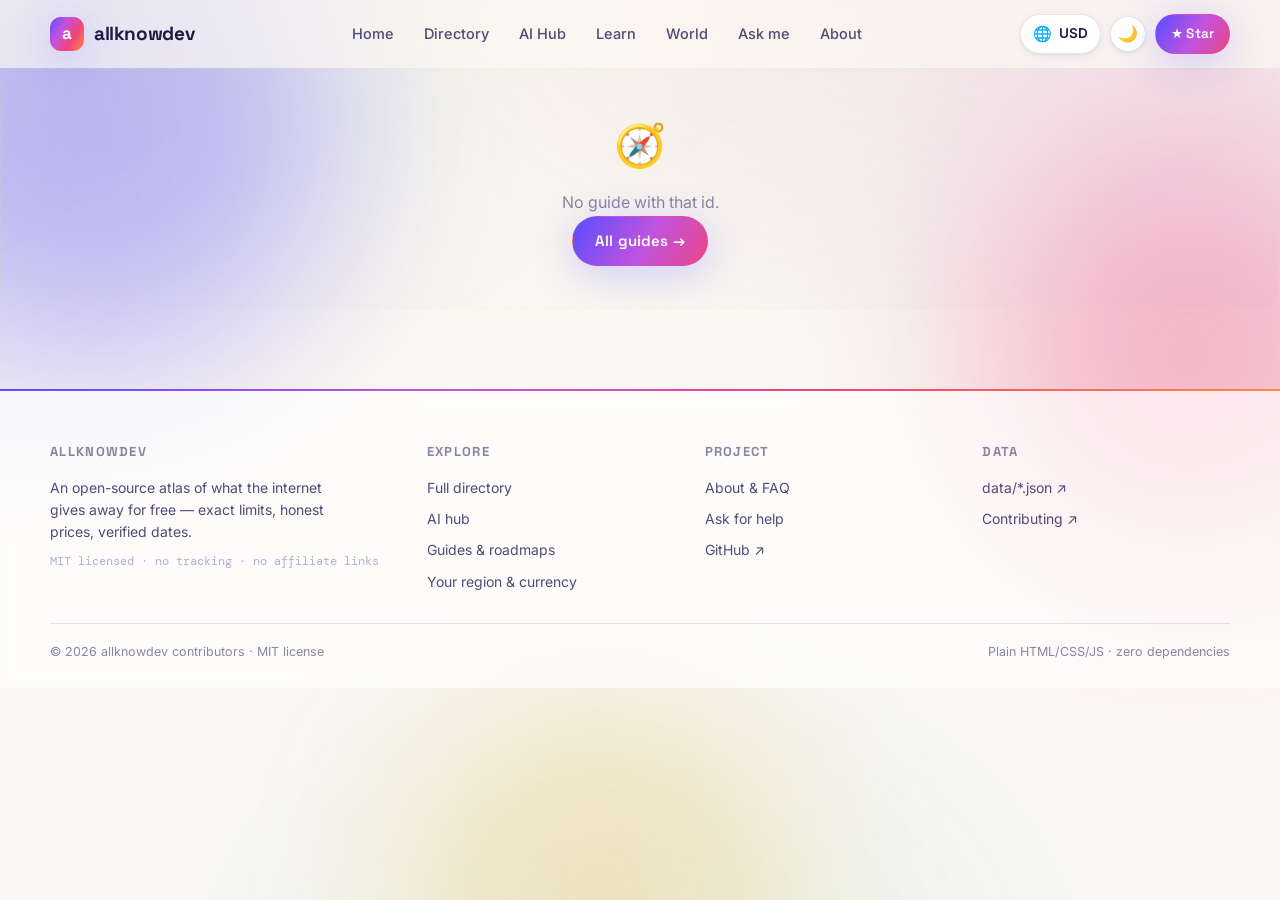
<file: guide.html>
<!DOCTYPE html>
<html lang="en">
<head>
  <meta charset="UTF-8">
  <meta name="viewport" content="width=device-width, initial-scale=1.0">
  <title>Guide | allknowdev</title>
  <meta name="description" content="A step-by-step guide built entirely on free tools — check off steps as you ship.">
  <meta name="theme-color" content="#FAF7F2">
  <link rel="canonical" href="https://allknowdev.vercel.app/guide.html">
  <link rel="icon" type="image/svg+xml" href="assets/images/favicon.svg">
  <link rel="preconnect" href="https://fonts.googleapis.com">
  <link rel="preconnect" href="https://fonts.gstatic.com" crossorigin>
  <link href="https://fonts.googleapis.com/css2?family=DM+Mono:wght@400;500&family=Inter:wght@400;500;600;700&family=Space+Grotesk:wght@400;500;600;700&display=swap" rel="stylesheet">
  <link rel="stylesheet" href="assets/css/style.css?v=3">
</head>
<body id="top">
  <a class="skip-link" href="#main">Skip to content</a>
  <div class="aurora" aria-hidden="true"><span class="blob b1"></span><span class="blob b2"></span><span class="blob b3"></span></div>

  <header class="site-header">
    <nav class="container nav-inner" aria-label="Main navigation">
      <a class="brand" href="index.html"><span class="brand-mark">a</span><span>allknowdev</span></a>
      <button class="menu-toggle" id="menuToggle" aria-label="Open navigation" aria-expanded="false" aria-controls="navLinks"><i></i><i></i></button>
      <div class="nav-links" id="navLinks">
        <a href="index.html">Home</a>
        <a href="directory.html">Directory</a>
        <a href="ai.html">AI Hub</a>
        <a href="learn.html">Learn</a>
        <a href="world.html">World</a>
        <a href="ask.html">Ask me</a>
        <a href="about.html">About</a>
      </div>
      <div class="nav-actions">
        <a class="region-chip" href="world.html" title="Choose your country and currency"><span class="flag">🌐</span><span class="cur-label">USD</span></a>
        <button class="theme-toggle" aria-label="Switch theme">🌙</button>
        <a class="btn btn-primary btn-small" href="https://github.com/sujeeth777/allknowdev" target="_blank" rel="noreferrer">★ Star</a>
      </div>
    </nav>
  </header>

  <main id="main">
    <div id="guideBody">
      <div class="container" style="padding:60px 0">
        <div class="skeleton-card" style="height:200px"></div>
      </div>
    </div>
  </main>

  <footer class="footer">
    <div class="container">
      <div class="footer-main">
        <div class="footer-col">
          <b>allknowdev</b>
          <p class="footer-brand">An open-source atlas of what the internet gives away for free — exact limits, honest prices, verified dates.</p>
          <p class="footer-note">MIT licensed · no tracking · no affiliate links</p>
        </div>
        <div class="footer-col">
          <b>EXPLORE</b>
          <a href="directory.html">Full directory</a>
          <a href="ai.html">AI hub</a>
          <a href="learn.html">Guides &amp; roadmaps</a>
          <a href="world.html">Your region &amp; currency</a>
        </div>
        <div class="footer-col">
          <b>PROJECT</b>
          <a href="about.html">About &amp; FAQ</a>
          <a href="ask.html">Ask for help</a>
          <a href="https://github.com/sujeeth777/allknowdev" target="_blank" rel="noreferrer">GitHub ↗</a>
        </div>
        <div class="footer-col">
          <b>DATA</b>
          <a href="https://github.com/sujeeth777/allknowdev/tree/main/data" target="_blank" rel="noreferrer">data/*.json ↗</a>
          <a href="https://github.com/sujeeth777/allknowdev/blob/main/CONTRIBUTING.md" target="_blank" rel="noreferrer">Contributing ↗</a>
        </div>
      </div>
      <div class="footer-bottom">
        <span>© <span id="currentYear">2026</span> allknowdev contributors · MIT license</span>
        <span>Plain HTML/CSS/JS · zero dependencies</span>
      </div>
    </div>
  </footer>

  <script src="assets/js/main.js?v=3"></script>
  <script src="assets/js/guide.js?v=3"></script>
</body>
</html>
</file>
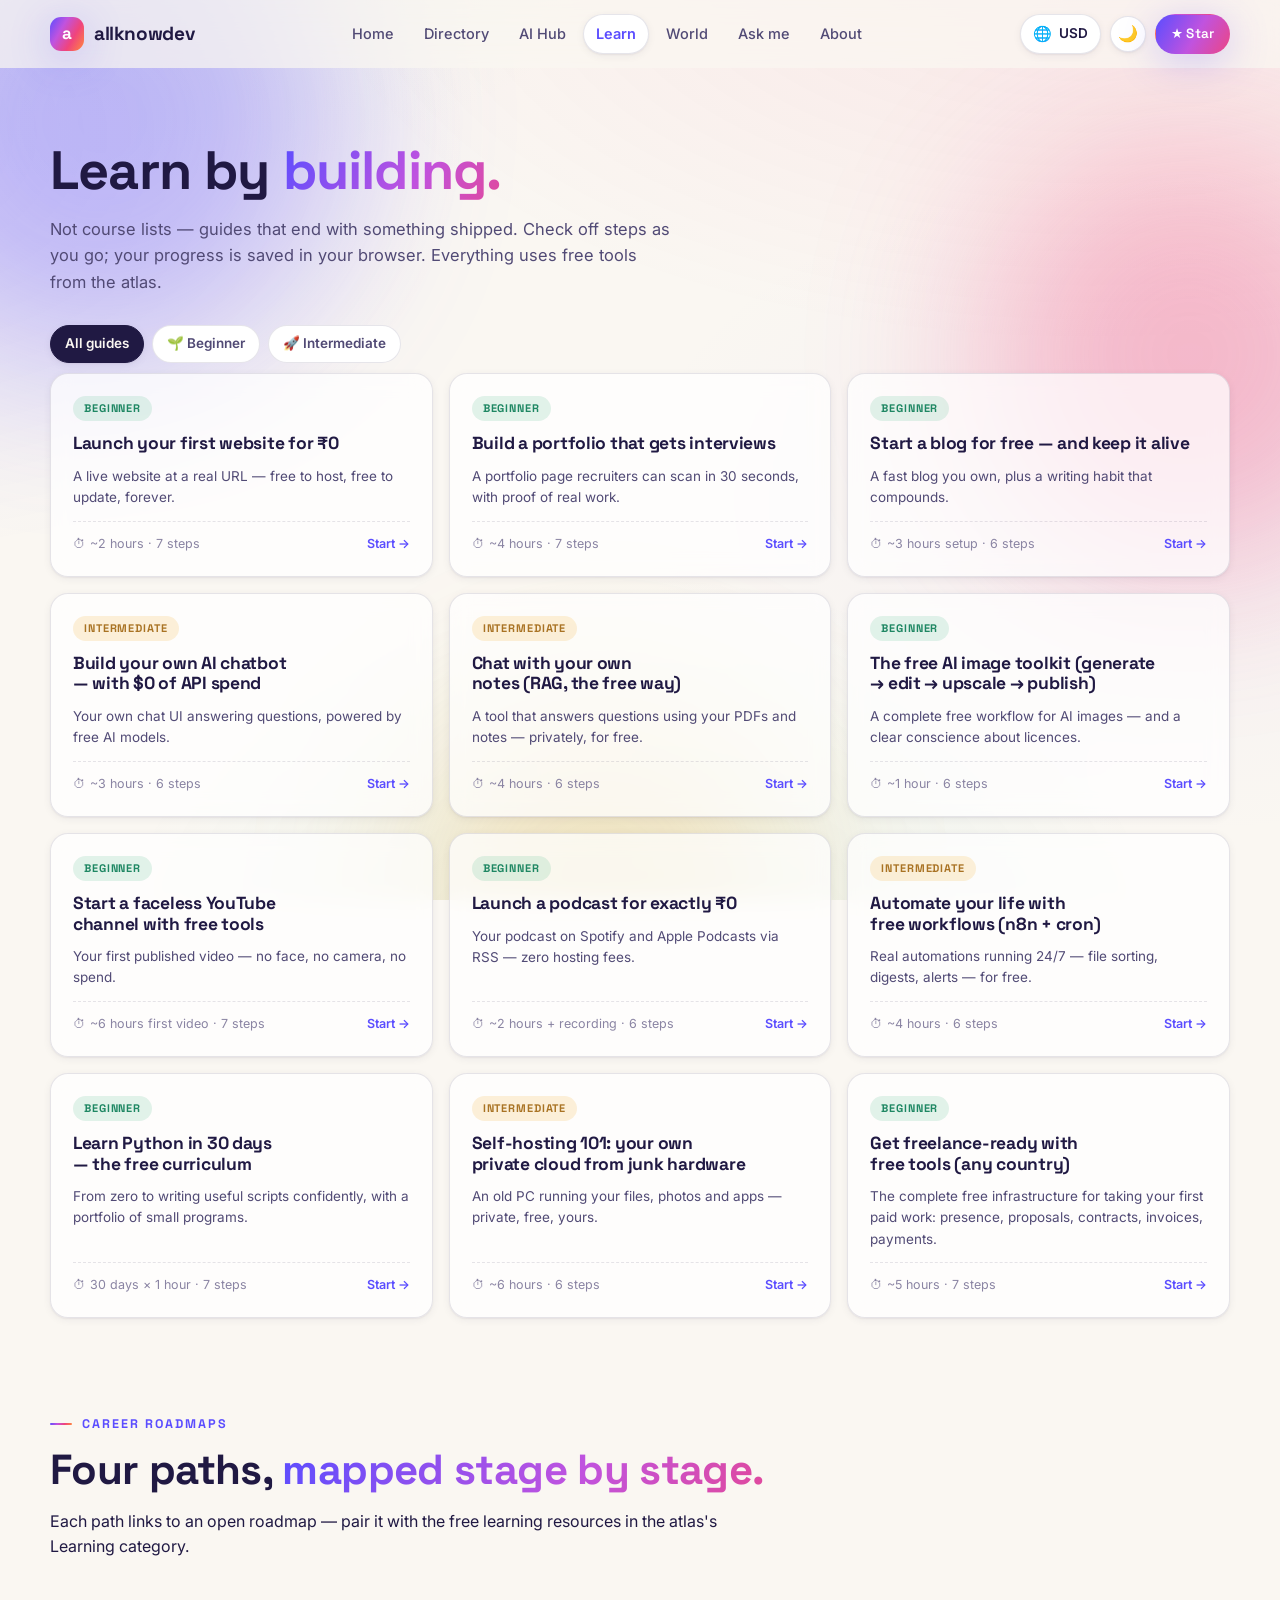
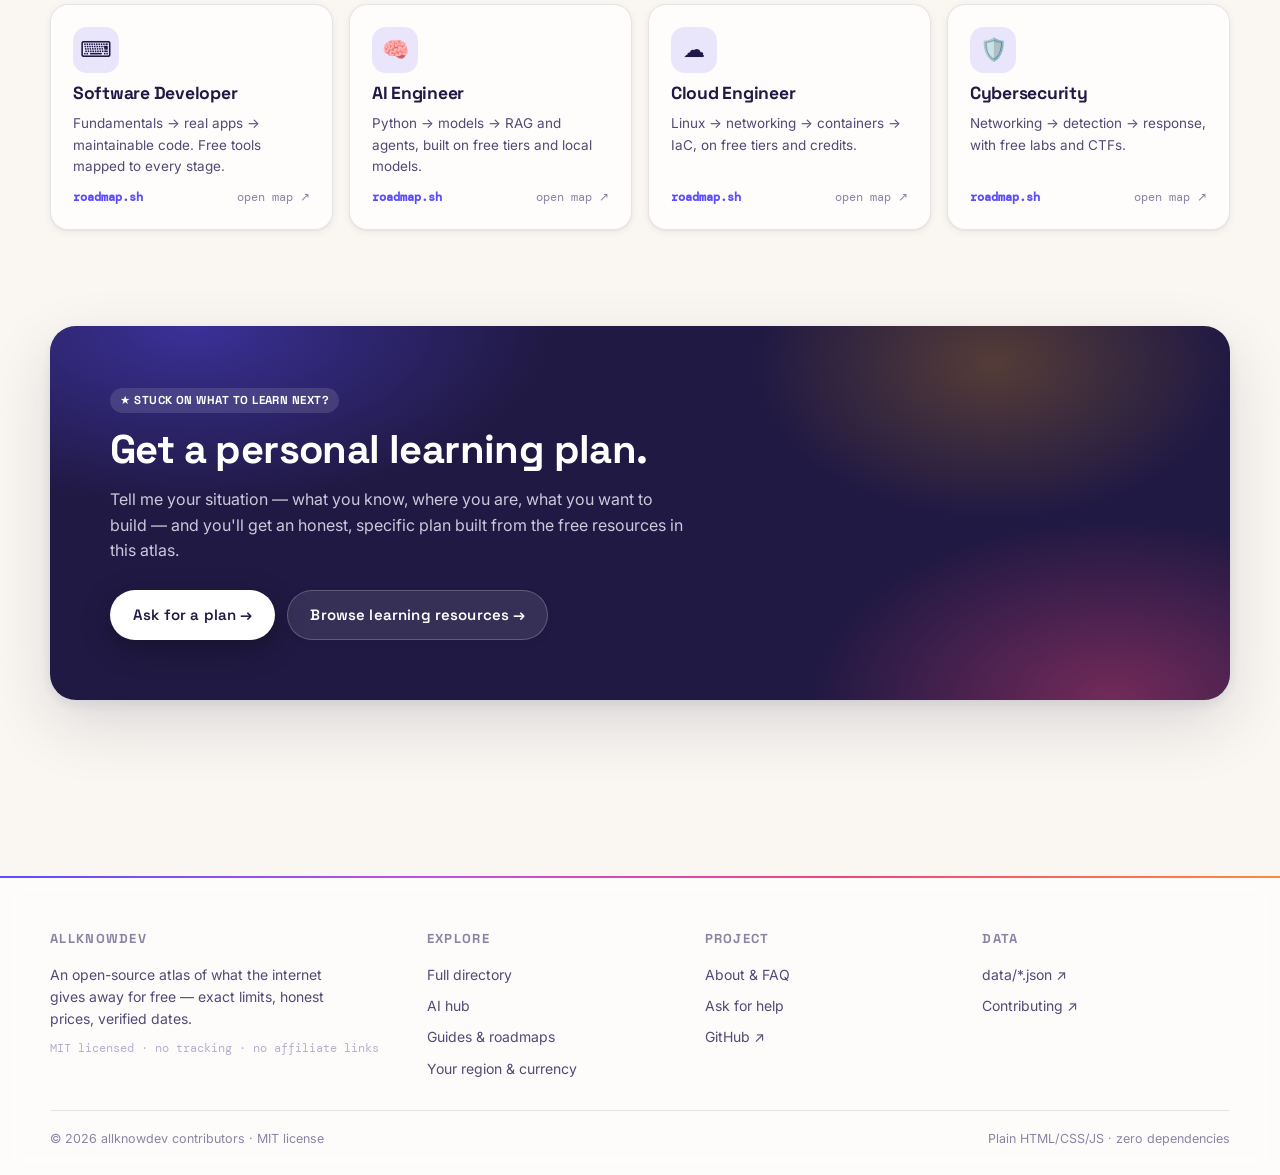
<file: learn.html>
<!DOCTYPE html>
<html lang="en">
<head>
  <meta charset="UTF-8">
  <meta name="viewport" content="width=device-width, initial-scale=1.0">
  <title>Learn — free guides, roadmaps and career paths | allknowdev</title>
  <meta name="description" content="Step-by-step guides that end with something shipped: your first website, an AI chatbot, a podcast, self-hosting — all built on free tools. Plus career roadmaps.">
  <meta name="theme-color" content="#FAF7F2">
  <link rel="canonical" href="https://allknowdev.vercel.app/learn.html">
  <link rel="icon" type="image/svg+xml" href="assets/images/favicon.svg">
  <link rel="preconnect" href="https://fonts.googleapis.com">
  <link rel="preconnect" href="https://fonts.gstatic.com" crossorigin>
  <link href="https://fonts.googleapis.com/css2?family=DM+Mono:wght@400;500&family=Inter:wght@400;500;600;700&family=Space+Grotesk:wght@400;500;600;700&display=swap" rel="stylesheet">
  <link rel="stylesheet" href="assets/css/style.css?v=3">
</head>
<body id="top">
  <a class="skip-link" href="#main">Skip to content</a>
  <div class="aurora" aria-hidden="true"><span class="blob b1"></span><span class="blob b2"></span><span class="blob b3"></span></div>

  <header class="site-header">
    <nav class="container nav-inner" aria-label="Main navigation">
      <a class="brand" href="index.html"><span class="brand-mark">a</span><span>allknowdev</span></a>
      <button class="menu-toggle" id="menuToggle" aria-label="Open navigation" aria-expanded="false" aria-controls="navLinks"><i></i><i></i></button>
      <div class="nav-links" id="navLinks">
        <a href="index.html">Home</a>
        <a href="directory.html">Directory</a>
        <a href="ai.html">AI Hub</a>
        <a href="learn.html">Learn</a>
        <a href="world.html">World</a>
        <a href="ask.html">Ask me</a>
        <a href="about.html">About</a>
      </div>
      <div class="nav-actions">
        <a class="region-chip" href="world.html" title="Choose your country and currency"><span class="flag">🌐</span><span class="cur-label">USD</span></a>
        <button class="theme-toggle" aria-label="Switch theme">🌙</button>
        <a class="btn btn-primary btn-small" href="https://github.com/sujeeth777/allknowdev" target="_blank" rel="noreferrer">★ Star</a>
      </div>
    </nav>
  </header>

  <main id="main">
    <section class="page-hero">
      <div class="container">
        <h1 class="rise">Learn by <span class="grad-text">building.</span></h1>
        <p class="lede rise" style="--d:.08s">Not course lists — guides that end with something shipped. Check off steps as you go; your progress is saved in your browser. Everything uses free tools from the atlas.</p>
        <div class="filter-row rise mt-lg" id="guideFilters" style="--d:.14s"></div>
      </div>
    </section>

    <section class="section tight">
      <div class="container">
        <div class="guide-grid" id="guideGrid"></div>
      </div>
    </section>

    <section class="section tight">
      <div class="container">
        <div class="section-head reveal">
          <p class="kicker">Career roadmaps</p>
          <h2>Four paths, <span class="grad-text">mapped stage by stage.</span></h2>
          <p>Each path links to an open roadmap — pair it with the free learning resources in the atlas's Learning category.</p>
        </div>
        <div class="cat-grid" id="pathRow"></div>
      </div>
    </section>

    <section class="section tight">
      <div class="container">
        <div class="cta-panel reveal">
          <span class="badge">★ stuck on what to learn next?</span>
          <h2 style="margin-top:14px">Get a personal learning plan.</h2>
          <p>Tell me your situation — what you know, where you are, what you want to build — and you'll get an honest, specific plan built from the free resources in this atlas.</p>
          <div class="cta-actions">
            <a class="btn btn-light" href="ask.html">Ask for a plan →</a>
            <a class="btn btn-ghost" href="directory.html?cat=learning">Browse learning resources →</a>
          </div>
        </div>
      </div>
    </section>
  </main>

  <footer class="footer">
    <div class="container">
      <div class="footer-main">
        <div class="footer-col">
          <b>allknowdev</b>
          <p class="footer-brand">An open-source atlas of what the internet gives away for free — exact limits, honest prices, verified dates.</p>
          <p class="footer-note">MIT licensed · no tracking · no affiliate links</p>
        </div>
        <div class="footer-col">
          <b>EXPLORE</b>
          <a href="directory.html">Full directory</a>
          <a href="ai.html">AI hub</a>
          <a href="learn.html">Guides &amp; roadmaps</a>
          <a href="world.html">Your region &amp; currency</a>
        </div>
        <div class="footer-col">
          <b>PROJECT</b>
          <a href="about.html">About &amp; FAQ</a>
          <a href="ask.html">Ask for help</a>
          <a href="https://github.com/sujeeth777/allknowdev" target="_blank" rel="noreferrer">GitHub ↗</a>
        </div>
        <div class="footer-col">
          <b>DATA</b>
          <a href="https://github.com/sujeeth777/allknowdev/tree/main/data" target="_blank" rel="noreferrer">data/*.json ↗</a>
          <a href="https://github.com/sujeeth777/allknowdev/blob/main/CONTRIBUTING.md" target="_blank" rel="noreferrer">Contributing ↗</a>
        </div>
      </div>
      <div class="footer-bottom">
        <span>© <span id="currentYear">2026</span> allknowdev contributors · MIT license</span>
        <span>Plain HTML/CSS/JS · zero dependencies</span>
      </div>
    </div>
  </footer>

  <script src="assets/js/main.js?v=3"></script>
  <script src="assets/js/guide.js?v=3"></script>
</body>
</html>
</file>
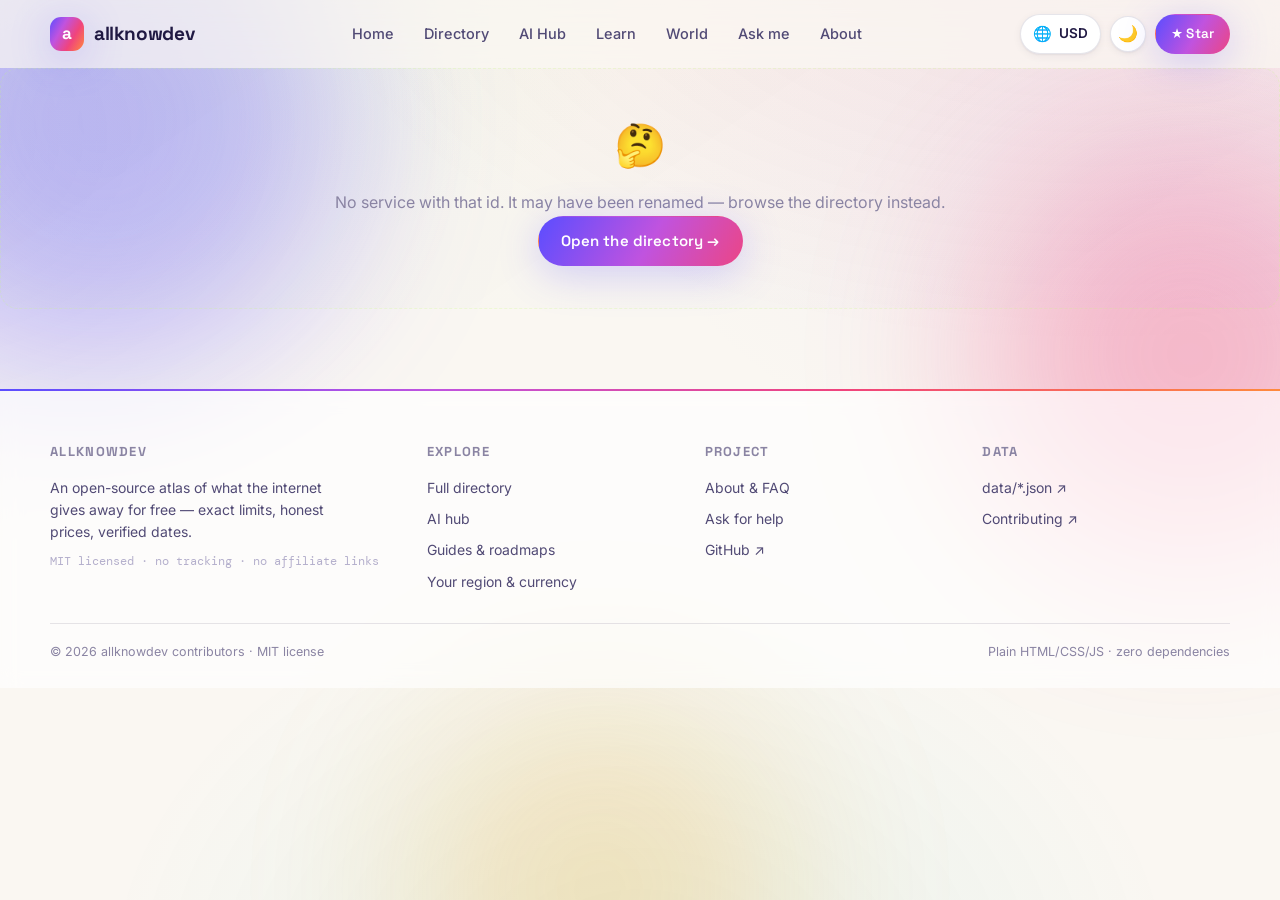
<file: tool.html>
<!DOCTYPE html>
<html lang="en">
<head>
  <meta charset="UTF-8">
  <meta name="viewport" content="width=device-width, initial-scale=1.0">
  <title>Service details | allknowdev</title>
  <meta name="description" content="Exact free-tier limits, what paying unlocks, region notes and honest caveats — for every service in the allknowdev atlas.">
  <meta name="theme-color" content="#FAF7F2">
  <link rel="canonical" href="https://allknowdev.vercel.app/tool.html">
  <link rel="icon" type="image/svg+xml" href="assets/images/favicon.svg">
  <link rel="preconnect" href="https://fonts.googleapis.com">
  <link rel="preconnect" href="https://fonts.gstatic.com" crossorigin>
  <link href="https://fonts.googleapis.com/css2?family=DM+Mono:wght@400;500&family=Inter:wght@400;500;600;700&family=Space+Grotesk:wght@400;500;600;700&display=swap" rel="stylesheet">
  <link rel="stylesheet" href="assets/css/style.css?v=3">
</head>
<body id="top">
  <a class="skip-link" href="#main">Skip to content</a>
  <div class="aurora" aria-hidden="true"><span class="blob b1"></span><span class="blob b2"></span><span class="blob b3"></span></div>

  <header class="site-header">
    <nav class="container nav-inner" aria-label="Main navigation">
      <a class="brand" href="index.html"><span class="brand-mark">a</span><span>allknowdev</span></a>
      <button class="menu-toggle" id="menuToggle" aria-label="Open navigation" aria-expanded="false" aria-controls="navLinks"><i></i><i></i></button>
      <div class="nav-links" id="navLinks">
        <a href="index.html">Home</a>
        <a href="directory.html">Directory</a>
        <a href="ai.html">AI Hub</a>
        <a href="learn.html">Learn</a>
        <a href="world.html">World</a>
        <a href="ask.html">Ask me</a>
        <a href="about.html">About</a>
      </div>
      <div class="nav-actions">
        <a class="region-chip" href="world.html" title="Choose your country and currency"><span class="flag">🌐</span><span class="cur-label">USD</span></a>
        <button class="theme-toggle" aria-label="Switch theme">🌙</button>
        <a class="btn btn-primary btn-small" href="https://github.com/sujeeth777/allknowdev" target="_blank" rel="noreferrer">★ Star</a>
      </div>
    </nav>
  </header>

  <main id="main">
    <div id="toolDetail">
      <div class="container" style="padding:60px 0">
        <div class="skeleton-card" style="height:200px"></div>
      </div>
    </div>
  </main>

  <footer class="footer">
    <div class="container">
      <div class="footer-main">
        <div class="footer-col">
          <b>allknowdev</b>
          <p class="footer-brand">An open-source atlas of what the internet gives away for free — exact limits, honest prices, verified dates.</p>
          <p class="footer-note">MIT licensed · no tracking · no affiliate links</p>
        </div>
        <div class="footer-col">
          <b>EXPLORE</b>
          <a href="directory.html">Full directory</a>
          <a href="ai.html">AI hub</a>
          <a href="learn.html">Guides &amp; roadmaps</a>
          <a href="world.html">Your region &amp; currency</a>
        </div>
        <div class="footer-col">
          <b>PROJECT</b>
          <a href="about.html">About &amp; FAQ</a>
          <a href="ask.html">Ask for help</a>
          <a href="https://github.com/sujeeth777/allknowdev" target="_blank" rel="noreferrer">GitHub ↗</a>
        </div>
        <div class="footer-col">
          <b>DATA</b>
          <a href="https://github.com/sujeeth777/allknowdev/tree/main/data" target="_blank" rel="noreferrer">data/*.json ↗</a>
          <a href="https://github.com/sujeeth777/allknowdev/blob/main/CONTRIBUTING.md" target="_blank" rel="noreferrer">Contributing ↗</a>
        </div>
      </div>
      <div class="footer-bottom">
        <span>© <span id="currentYear">2026</span> allknowdev contributors · MIT license</span>
        <span>Plain HTML/CSS/JS · zero dependencies</span>
      </div>
    </div>
  </footer>

  <script src="assets/js/main.js?v=3"></script>
  <script src="assets/js/tool.js?v=3"></script>
</body>
</html>
</file>
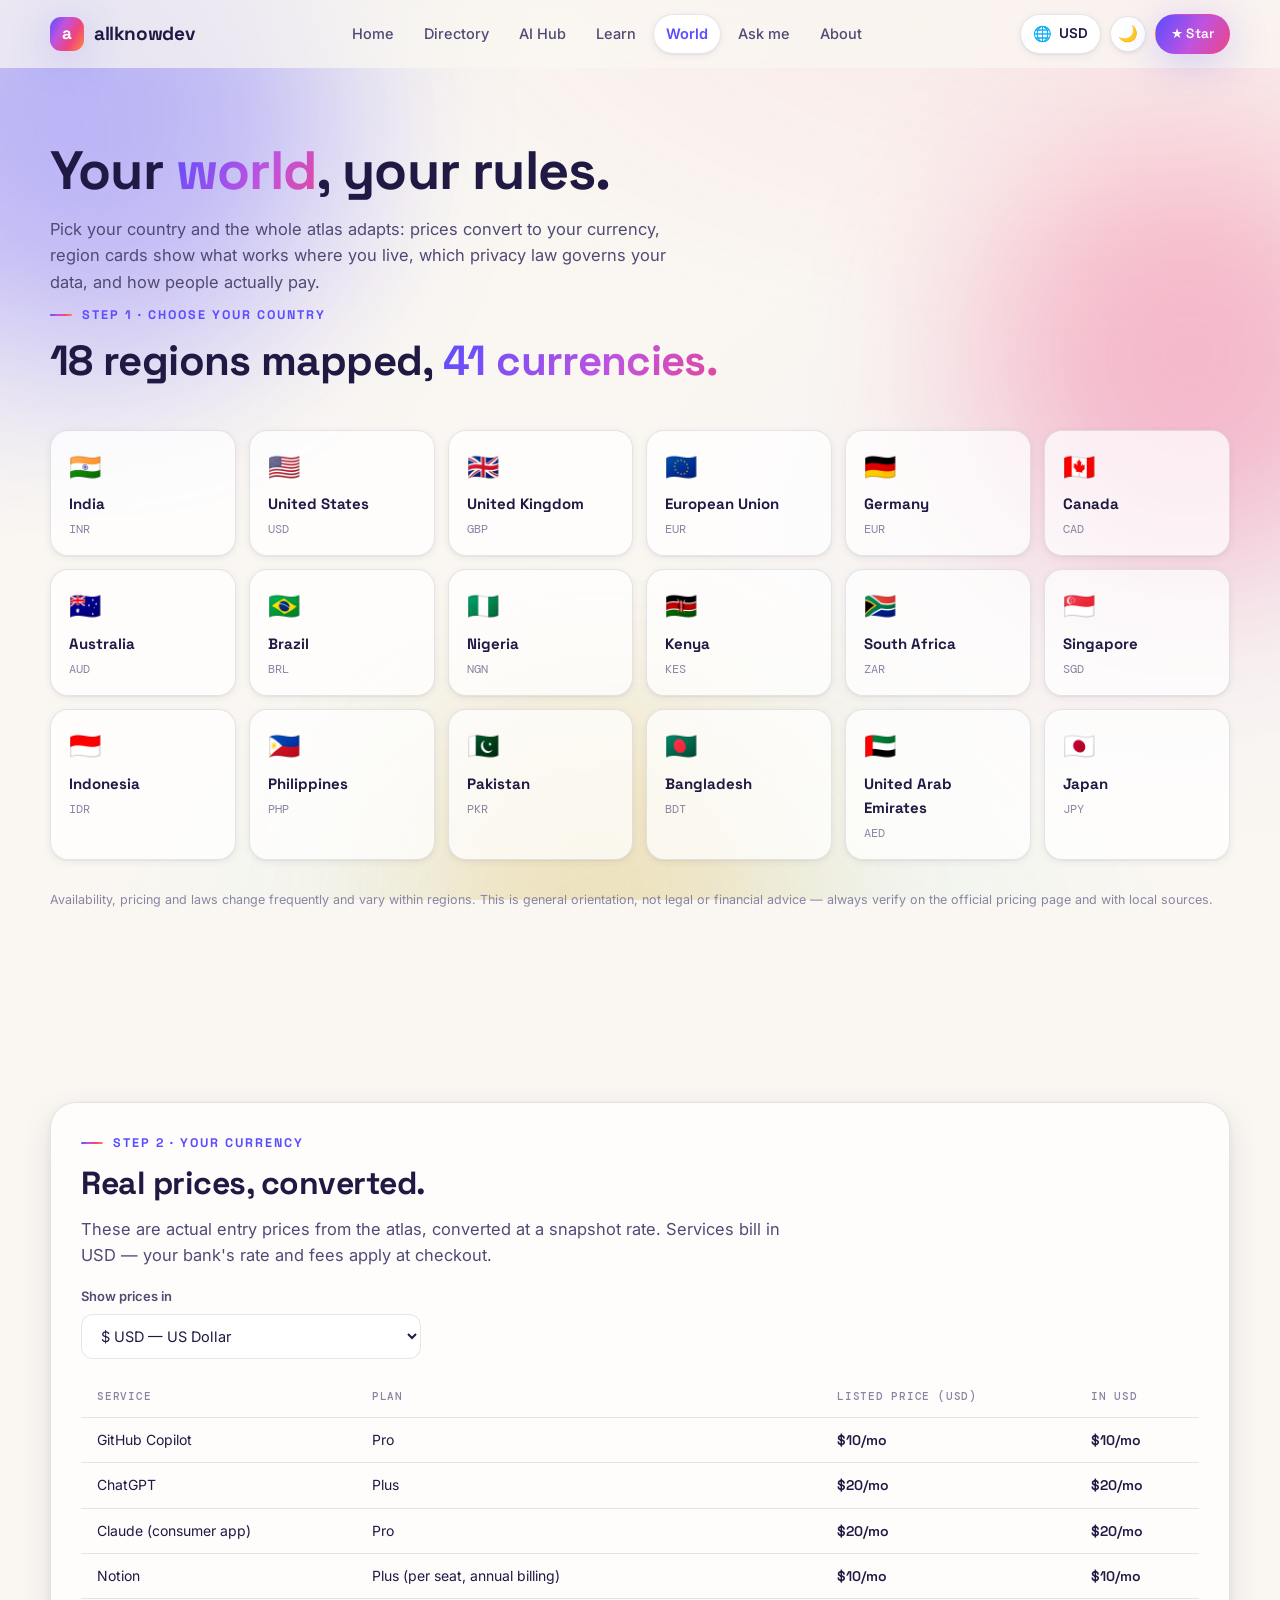
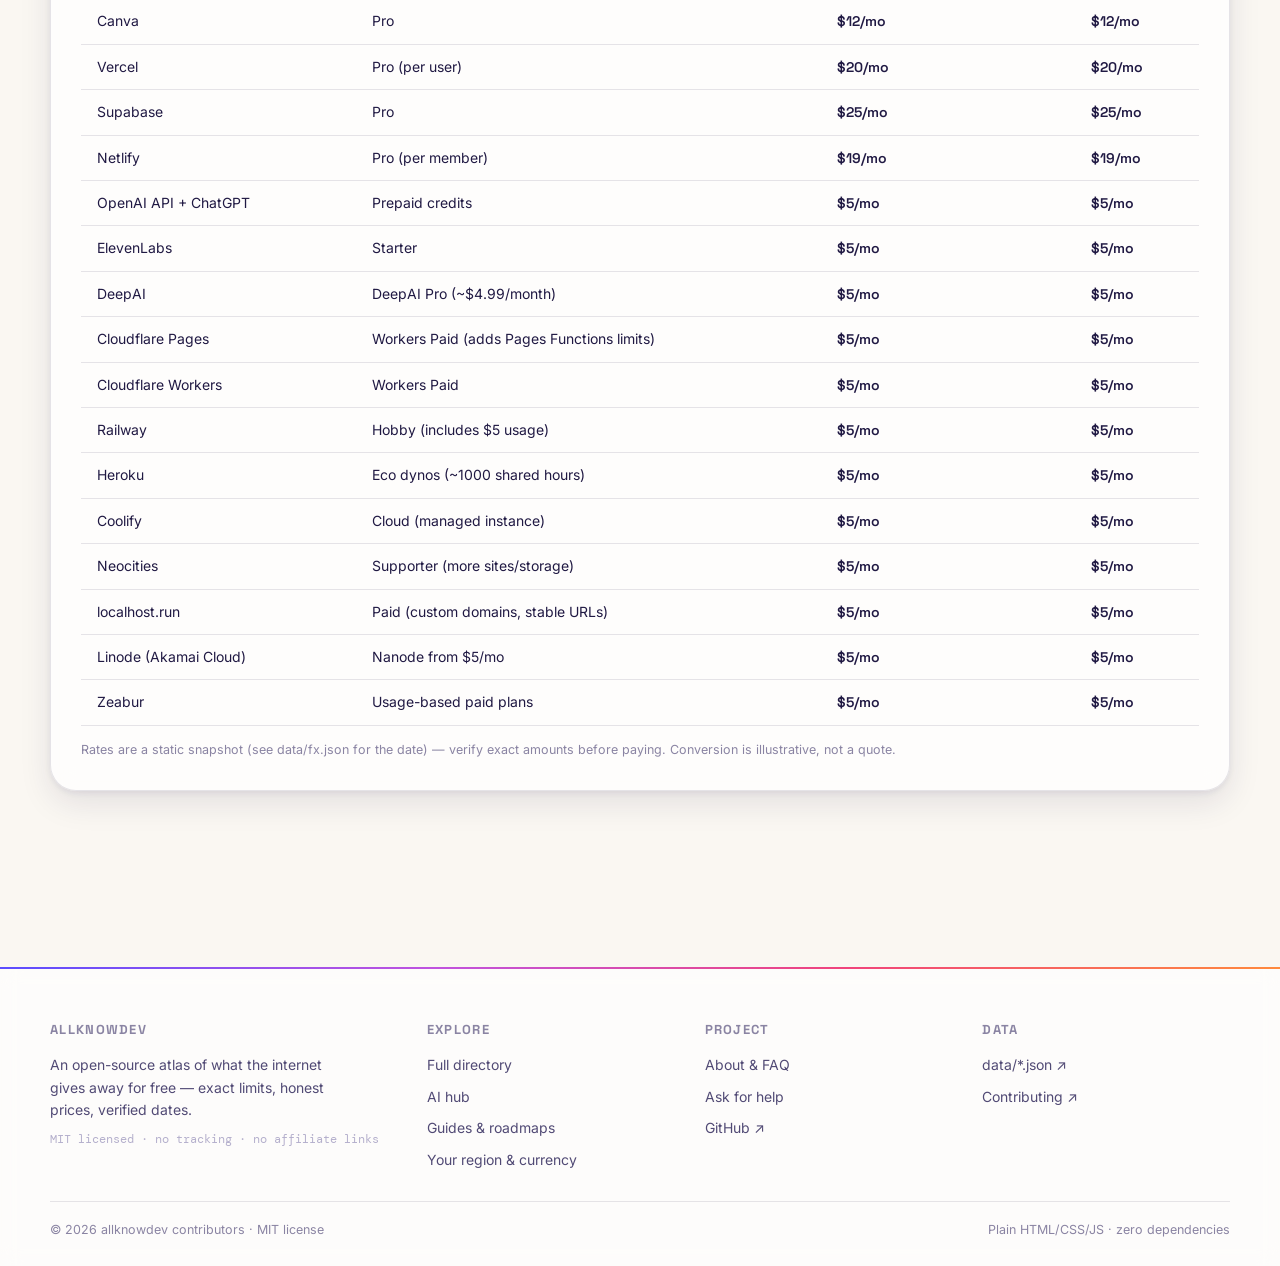
<file: world.html>
<!DOCTYPE html>
<html lang="en">
<head>
  <meta charset="UTF-8">
  <meta name="viewport" content="width=device-width, initial-scale=1.0">
  <title>World — your currency, your region's rules | allknowdev</title>
  <meta name="description" content="Pick your country: see prices in your currency, availability notes, the privacy law that governs your data, and payment rails that work where you live.">
  <meta name="theme-color" content="#FAF7F2">
  <link rel="canonical" href="https://allknowdev.vercel.app/world.html">
  <link rel="icon" type="image/svg+xml" href="assets/images/favicon.svg">
  <link rel="preconnect" href="https://fonts.googleapis.com">
  <link rel="preconnect" href="https://fonts.gstatic.com" crossorigin>
  <link href="https://fonts.googleapis.com/css2?family=DM+Mono:wght@400;500&family=Inter:wght@400;500;600;700&family=Space+Grotesk:wght@400;500;600;700&display=swap" rel="stylesheet">
  <link rel="stylesheet" href="assets/css/style.css?v=3">
</head>
<body id="top">
  <a class="skip-link" href="#main">Skip to content</a>
  <div class="aurora" aria-hidden="true"><span class="blob b1"></span><span class="blob b2"></span><span class="blob b3"></span></div>

  <header class="site-header">
    <nav class="container nav-inner" aria-label="Main navigation">
      <a class="brand" href="index.html"><span class="brand-mark">a</span><span>allknowdev</span></a>
      <button class="menu-toggle" id="menuToggle" aria-label="Open navigation" aria-expanded="false" aria-controls="navLinks"><i></i><i></i></button>
      <div class="nav-links" id="navLinks">
        <a href="index.html">Home</a>
        <a href="directory.html">Directory</a>
        <a href="ai.html">AI Hub</a>
        <a href="learn.html">Learn</a>
        <a href="world.html">World</a>
        <a href="ask.html">Ask me</a>
        <a href="about.html">About</a>
      </div>
      <div class="nav-actions">
        <a class="region-chip" href="world.html" title="Choose your country and currency"><span class="flag">🌐</span><span class="cur-label">USD</span></a>
        <button class="theme-toggle" aria-label="Switch theme">🌙</button>
        <a class="btn btn-primary btn-small" href="https://github.com/sujeeth777/allknowdev" target="_blank" rel="noreferrer">★ Star</a>
      </div>
    </nav>
  </header>

  <main id="main">
    <section class="page-hero">
      <div class="container">
        <h1 class="rise">Your <span class="grad-text">world</span>, your rules.</h1>
        <p class="lede rise" style="--d:.08s">Pick your country and the whole atlas adapts: prices convert to your currency, region cards show what works where you live, which privacy law governs your data, and how people actually pay.</p>
      </div>
    </section>

    <section class="section tight">
      <div class="container">
        <div class="section-head reveal">
          <p class="kicker">Step 1 · Choose your country</p>
          <h2>18 regions mapped, <span class="grad-text">41 currencies.</span></h2>
        </div>
        <div class="region-grid stagger" id="regionGrid"></div>
        <p class="disclaimer mt-lg" id="regionDisclaimer"></p>
      </div>
    </section>

    <section class="section tight" id="regionDetails"></section>

    <section class="section tight">
      <div class="container">
        <div class="glass-panel reveal">
          <div class="section-head" style="margin-bottom:18px">
            <p class="kicker">Step 2 · Your currency</p>
            <h2 style="font-size:clamp(22px,3vw,32px)">Real prices, converted.</h2>
            <p class="lede">These are actual entry prices from the atlas, converted at a snapshot rate. Services bill in USD — your bank's rate and fees apply at checkout.</p>
          </div>
          <div class="field" style="max-width:340px;margin-bottom:18px">
            <label for="currencySelect">Show prices in</label>
            <select id="currencySelect"></select>
          </div>
          <div style="overflow-x:auto">
            <table class="price-table">
              <thead>
                <tr><th>Service</th><th>Plan</th><th>Listed price (USD)</th><th>In <span id="priceTableCur">USD</span></th></tr>
              </thead>
              <tbody id="priceTableBody">
                <tr><td colspan="4" class="disclaimer">Loading conversions…</td></tr>
              </tbody>
            </table>
          </div>
          <p class="disclaimer" style="margin-top:14px">Rates are a static snapshot (see data/fx.json for the date) — verify exact amounts before paying. Conversion is illustrative, not a quote.</p>
        </div>
      </div>
    </section>
  </main>

  <footer class="footer">
    <div class="container">
      <div class="footer-main">
        <div class="footer-col">
          <b>allknowdev</b>
          <p class="footer-brand">An open-source atlas of what the internet gives away for free — exact limits, honest prices, verified dates.</p>
          <p class="footer-note">MIT licensed · no tracking · no affiliate links</p>
        </div>
        <div class="footer-col">
          <b>EXPLORE</b>
          <a href="directory.html">Full directory</a>
          <a href="ai.html">AI hub</a>
          <a href="learn.html">Guides &amp; roadmaps</a>
          <a href="world.html">Your region &amp; currency</a>
        </div>
        <div class="footer-col">
          <b>PROJECT</b>
          <a href="about.html">About &amp; FAQ</a>
          <a href="ask.html">Ask for help</a>
          <a href="https://github.com/sujeeth777/allknowdev" target="_blank" rel="noreferrer">GitHub ↗</a>
        </div>
        <div class="footer-col">
          <b>DATA</b>
          <a href="https://github.com/sujeeth777/allknowdev/tree/main/data" target="_blank" rel="noreferrer">data/*.json ↗</a>
          <a href="https://github.com/sujeeth777/allknowdev/blob/main/CONTRIBUTING.md" target="_blank" rel="noreferrer">Contributing ↗</a>
        </div>
      </div>
      <div class="footer-bottom">
        <span>© <span id="currentYear">2026</span> allknowdev contributors · MIT license</span>
        <span>Plain HTML/CSS/JS · zero dependencies</span>
      </div>
    </div>
  </footer>

  <script src="assets/js/main.js?v=3"></script>
  <script src="assets/js/world.js?v=3"></script>
</body>
</html>
</file>
<file: assets/css/style.css>
/* ==========================================================================
   allknowdev v2 — "Aurora Paper"
   A light, colorful, animated design system for the free-tier atlas.
   Zero dependencies. One file. Light theme default; optional dark.
   ========================================================================== */

/* ---------- 1. Design tokens ---------- */
:root {
  /* surfaces */
  --bg: #FAF7F2;
  --bg-soft: #FFFFFF;
  --bg-card: rgba(255, 255, 255, 0.72);
  --bg-card-solid: #FFFFFF;
  --bg-inset: rgba(28, 20, 64, 0.045);
  --line: rgba(28, 20, 64, 0.11);
  --line-strong: rgba(28, 20, 64, 0.2);

  /* ink */
  --ink: #201943;
  --ink-soft: #514A75;
  --ink-muted: #8A84A3;
  --ink-faint: #B4AFCC;

  /* brand spectrum */
  --primary: #5B4DFF;
  --primary-deep: #3A2ED0;
  --pink: #F0447C;
  --coral: #FF6B4A;
  --amber: #F2A413;
  --teal: #0FB5A0;
  --green: #1FAB6E;
  --blue: #3E7BFA;
  --violet: #8A63FF;
  --red: #E5484D;

  --grad: linear-gradient(120deg, #5B4DFF 0%, #C053DF 34%, #F0447C 66%, #FF8A3D 100%);
  --grad-soft: linear-gradient(120deg, rgba(91,77,255,.14), rgba(240,68,124,.12), rgba(255,138,61,.12));

  /* effects */
  --shadow-sm: 0 1px 2px rgba(28, 20, 64, 0.06), 0 2px 8px rgba(28, 20, 64, 0.06);
  --shadow-md: 0 2px 6px rgba(28, 20, 64, 0.07), 0 12px 32px rgba(28, 20, 64, 0.10);
  --shadow-lg: 0 4px 12px rgba(28, 20, 64, 0.08), 0 24px 64px rgba(28, 20, 64, 0.14);
  --shadow-glow: 0 8px 40px rgba(91, 77, 255, 0.25);
  --radius: 18px;
  --radius-lg: 26px;
  --radius-sm: 12px;

  /* type */
  --font-display: "Space Grotesk", system-ui, sans-serif;
  --font-body: "Inter", system-ui, -apple-system, sans-serif;
  --font-mono: "DM Mono", ui-monospace, monospace;

  /* layout */
  --container: 1180px;
  --header-h: 68px;
  --ease: cubic-bezier(0.22, 1, 0.36, 1);
  --speed: 0.45s;
}

[data-theme="dark"] {
  --bg: #131022;
  --bg-soft: #1B1730;
  --bg-card: rgba(37, 32, 62, 0.66);
  --bg-card-solid: #241F3E;
  --bg-inset: rgba(255, 255, 255, 0.05);
  --line: rgba(255, 255, 255, 0.12);
  --line-strong: rgba(255, 255, 255, 0.24);
  --ink: #F0EDFA;
  --ink-soft: #C0BADB;
  --ink-muted: #938DB5;
  --ink-faint: #615C82;
  --shadow-sm: 0 1px 2px rgba(0,0,0,.3), 0 2px 8px rgba(0,0,0,.3);
  --shadow-md: 0 2px 6px rgba(0,0,0,.35), 0 12px 32px rgba(0,0,0,.4);
  --shadow-lg: 0 4px 12px rgba(0,0,0,.4), 0 24px 64px rgba(0,0,0,.5);
}

/* ---------- 2. Reset & base ---------- */
*, *::before, *::after { box-sizing: border-box; }
* { margin: 0; }
html { scroll-behavior: smooth; }

body {
  font-family: var(--font-body);
  background: var(--bg);
  color: var(--ink);
  line-height: 1.6;
  -webkit-font-smoothing: antialiased;
  min-height: 100vh;
  overflow-x: hidden;
  transition: background-color .5s ease, color .5s ease;
}

img, svg, video, canvas { max-width: 100%; display: block; }
input, button, textarea, select { font: inherit; color: inherit; }
button { cursor: pointer; background: none; border: none; }
a { color: inherit; text-decoration: none; }
ul[class], ol[class] { padding: 0; list-style: none; }

h1, h2, h3, h4 {
  font-family: var(--font-display);
  line-height: 1.15;
  letter-spacing: -0.015em;
  font-weight: 700;
  text-wrap: balance;
}

.sr-only {
  position: absolute; width: 1px; height: 1px; padding: 0; margin: -1px;
  overflow: hidden; clip: rect(0 0 0 0); white-space: nowrap; border: 0;
}

.skip-link {
  position: fixed; top: -60px; left: 16px; z-index: 200;
  background: var(--ink); color: var(--bg);
  padding: 10px 18px; border-radius: 0 0 12px 12px;
  transition: top .25s var(--ease);
}
.skip-link:focus { top: 0; }

:focus-visible { outline: 3px solid color-mix(in srgb, var(--primary) 55%, transparent); outline-offset: 3px; border-radius: 6px; }

.container { width: min(var(--container), calc(100% - 40px)); margin-inline: auto; }

::selection { background: color-mix(in srgb, var(--primary) 26%, transparent); }

/* ---------- 3. Aurora backdrop ---------- */
.aurora {
  position: fixed; inset: 0; z-index: -1; overflow: hidden; pointer-events: none;
}
.aurora::before {
  content: ""; position: absolute; inset: 0;
  background:
    radial-gradient(1200px 600px at 85% -5%, color-mix(in srgb, var(--pink) 9%, transparent), transparent 65%),
    radial-gradient(1000px 700px at -10% 15%, color-mix(in srgb, var(--primary) 10%, transparent), transparent 60%),
    radial-gradient(900px 700px at 50% 110%, color-mix(in srgb, var(--teal) 8%, transparent), transparent 60%);
}
.aurora .blob {
  position: absolute; border-radius: 50%; filter: blur(90px); opacity: .34;
  animation: drift 26s var(--ease) infinite alternate;
}
.aurora .blob.b1 { width: 480px; height: 480px; left: -140px; top: -120px; background: var(--primary); animation-duration: 32s; }
.aurora .blob.b2 { width: 420px; height: 420px; right: -120px; top: 16%; background: var(--pink); animation-delay: -8s; }
.aurora .blob.b3 { width: 380px; height: 380px; left: 32%; bottom: -180px; background: var(--amber); animation-delay: -16s; opacity: .22; }

@keyframes drift {
  0%   { transform: translate(0, 0) scale(1); }
  50%  { transform: translate(60px, 40px) scale(1.12); }
  100% { transform: translate(-40px, 70px) scale(0.94); }
}

/* ---------- 4. Header ---------- */
.site-header {
  position: sticky; top: 0; z-index: 100;
  padding: 12px 0;
  background: transparent;
}
.site-header::before {
  content: ""; position: absolute; inset: 0; z-index: -1;
  background: color-mix(in srgb, var(--bg) 72%, transparent);
  backdrop-filter: blur(16px);
  -webkit-backdrop-filter: blur(16px);
  border-bottom: 1px solid transparent;
  transition: border-color .3s ease, background-color .3s ease;
}
.site-header.scrolled::before { border-bottom-color: var(--line); background: color-mix(in srgb, var(--bg) 88%, transparent); }

.nav-inner {
  display: flex; align-items: center; gap: 22px;
  height: 44px;
}

.brand {
  display: inline-flex; align-items: center; gap: 10px;
  font-family: var(--font-display); font-weight: 700; font-size: 19px;
  letter-spacing: -0.02em;
}
.brand-mark {
  width: 34px; height: 34px; border-radius: 11px;
  background: var(--grad); color: #fff;
  display: grid; place-items: center;
  font-size: 17px; font-weight: 700;
  box-shadow: var(--shadow-glow);
  transition: transform .4s var(--ease);
}
.brand:hover .brand-mark { transform: rotate(-8deg) scale(1.06); }

.nav-links {
  display: flex; align-items: center; gap: 4px;
  margin-inline: auto;
}
.nav-links a {
  padding: 8px 13px; border-radius: 999px;
  font-size: 14.5px; font-weight: 500; color: var(--ink-soft);
  position: relative;
  transition: color .2s ease, background-color .2s ease, transform .2s var(--ease);
}
.nav-links a:hover { color: var(--ink); background: var(--bg-inset); transform: translateY(-1px); }
.nav-links a[aria-current="page"] {
  color: var(--ink); background: var(--bg-soft);
  box-shadow: var(--shadow-sm), inset 0 0 0 1px var(--line);
  font-weight: 600;
}

.nav-actions { display: flex; align-items: center; gap: 9px; }

.region-chip {
  display: inline-flex; align-items: center; gap: 7px;
  font-size: 13.5px; font-weight: 600;
  padding: 7px 12px; border-radius: 999px;
  background: var(--bg-soft); border: 1px solid var(--line);
  box-shadow: var(--shadow-sm);
  transition: transform .25s var(--ease), box-shadow .25s ease;
  white-space: nowrap;
}
.region-chip:hover { transform: translateY(-1px); box-shadow: var(--shadow-md); }
.region-chip .flag { font-size: 15px; }

.theme-toggle {
  width: 36px; height: 36px; border-radius: 50%;
  display: grid; place-items: center; font-size: 16px;
  background: var(--bg-soft); border: 1px solid var(--line);
  box-shadow: var(--shadow-sm);
  transition: transform .3s var(--ease);
}
.theme-toggle:hover { transform: rotate(24deg) scale(1.08); }

.menu-toggle { display: none; width: 40px; height: 40px; border-radius: 12px; background: var(--bg-soft); border: 1px solid var(--line); position: relative; }
.menu-toggle i {
  position: absolute; left: 10px; right: 10px; height: 2px;
  background: var(--ink); border-radius: 2px; transition: all .3s var(--ease);
}
.menu-toggle i:first-child { top: 14px; }
.menu-toggle i:last-child { bottom: 14px; }
.menu-toggle.open i:first-child { top: 19px; transform: rotate(45deg); }
.menu-toggle.open i:last-child { bottom: 19px; transform: rotate(-45deg); }

/* ---------- 5. Buttons, chips, badges ---------- */
.btn {
  display: inline-flex; align-items: center; gap: 9px;
  padding: 12px 22px; border-radius: 999px;
  font-weight: 600; font-size: 15px; font-family: var(--font-display);
  letter-spacing: 0.01em;
  border: 1px solid transparent;
  transition: transform .3s var(--ease), box-shadow .3s ease, background-color .25s ease, color .25s ease;
  white-space: nowrap;
}
.btn:hover { transform: translateY(-2px); }
.btn:active { transform: translateY(0); }

.btn-primary {
  background: var(--grad); color: #fff;
  box-shadow: var(--shadow-glow);
  background-size: 160% 160%;
  animation: gradShift 8s ease infinite alternate;
}
.btn-primary:hover { box-shadow: 0 10px 48px rgba(91, 77, 255, 0.4); }

@keyframes gradShift {
  from { background-position: 0% 50%; }
  to { background-position: 100% 50%; }
}

.btn-ghost {
  background: var(--bg-card); color: var(--ink);
  border-color: var(--line); backdrop-filter: blur(8px);
  box-shadow: var(--shadow-sm);
}
.btn-ghost:hover { box-shadow: var(--shadow-md); border-color: var(--line-strong); }

.btn-dark { background: var(--ink); color: var(--bg); box-shadow: var(--shadow-md); }
.btn-light { background: #fff; color: #201943; box-shadow: 0 8px 30px rgba(0,0,0,.3); }
.btn-small { padding: 8px 15px; font-size: 13.5px; }
.btn-lg { padding: 15px 28px; font-size: 16px; }

.badge {
  display: inline-flex; align-items: center; gap: 5px;
  font-size: 11.5px; font-weight: 700; letter-spacing: 0.04em;
  font-family: var(--font-display);
  padding: 3.5px 10px; border-radius: 999px;
  text-transform: uppercase;
}
.badge-free    { background: color-mix(in srgb, var(--green) 14%, transparent); color: color-mix(in srgb, var(--green) 78%, var(--ink)); }
.badge-freemium{ background: color-mix(in srgb, var(--blue) 13%, transparent);  color: color-mix(in srgb, var(--blue) 75%, var(--ink)); }
.badge-oss     { background: color-mix(in srgb, var(--violet) 14%, transparent);color: color-mix(in srgb, var(--violet) 75%, var(--ink)); }
.badge-trial   { background: color-mix(in srgb, var(--amber) 16%, transparent); color: color-mix(in srgb, var(--amber) 68%, var(--ink)); }
.badge-paid    { background: color-mix(in srgb, var(--pink) 12%, transparent);  color: color-mix(in srgb, var(--pink) 72%, var(--ink)); }
.badge-student { background: color-mix(in srgb, var(--teal) 14%, transparent);  color: color-mix(in srgb, var(--teal) 72%, var(--ink)); }
.badge-muted   { background: var(--bg-inset); color: var(--ink-muted); }
.badge-verify  { background: color-mix(in srgb, var(--red) 12%, transparent);   color: color-mix(in srgb, var(--red) 72%, var(--ink)); }

.chip {
  display: inline-flex; align-items: center; gap: 7px;
  padding: 7px 14px; border-radius: 999px;
  font-size: 13.5px; font-weight: 600;
  background: var(--bg-soft); border: 1px solid var(--line);
  color: var(--ink-soft);
  transition: all .25s var(--ease);
  cursor: pointer;
}
.chip:hover { border-color: var(--line-strong); color: var(--ink); transform: translateY(-1px); box-shadow: var(--shadow-sm); }
.chip.active {
  background: var(--ink); color: var(--bg);
  border-color: var(--ink);
  box-shadow: var(--shadow-sm);
}
.chip .chip-count { font-size: 11.5px; opacity: .7; font-family: var(--font-mono); }

.text-link {
  color: var(--primary); font-weight: 600;
  text-decoration: underline;
  text-decoration-color: color-mix(in srgb, var(--primary) 35%, transparent);
  text-underline-offset: 3px;
  transition: text-decoration-color .2s ease;
}
.text-link:hover { text-decoration-color: var(--primary); }

/* ---------- 6. Announcement bar ---------- */
.announce {
  display: flex; align-items: center; justify-content: center; gap: 14px;
  padding: 9px 16px;
  font-family: var(--font-mono); font-size: 12px; letter-spacing: 0.08em;
  color: var(--ink-soft);
  border-bottom: 1px solid var(--line);
  background: color-mix(in srgb, var(--bg-soft) 60%, transparent);
}
.announce a { color: var(--primary); font-weight: 600; }
.announce a:hover { text-decoration: underline; }
.announce .pulse-dot {
  width: 8px; height: 8px; border-radius: 50%;
  background: var(--green);
  box-shadow: 0 0 0 0 color-mix(in srgb, var(--green) 50%, transparent);
  animation: pulse 2s infinite;
}
@keyframes pulse {
  0% { box-shadow: 0 0 0 0 color-mix(in srgb, var(--green) 45%, transparent); }
  70% { box-shadow: 0 0 0 9px transparent; }
  100% { box-shadow: 0 0 0 0 transparent; }
}

/* ---------- 7. Hero ---------- */
.hero { position: relative; padding: clamp(48px, 9vw, 96px) 0 clamp(40px, 7vw, 72px); }

.hero-grid {
  display: grid; grid-template-columns: 1.08fr 0.92fr;
  gap: clamp(24px, 4vw, 56px);
  align-items: center;
}

.hero-eyebrow {
  display: inline-flex; align-items: center; gap: 9px;
  font-family: var(--font-display); font-size: 13px; font-weight: 700;
  letter-spacing: 0.14em; text-transform: uppercase;
  color: var(--primary);
  padding: 8px 16px; border-radius: 999px;
  background: color-mix(in srgb, var(--primary) 9%, transparent);
  border: 1px solid color-mix(in srgb, var(--primary) 22%, transparent);
  margin-bottom: 22px;
}

.hero h1 {
  font-size: clamp(40px, 6vw, 66px);
  margin-bottom: 20px;
}
.grad-text {
  background: var(--grad);
  -webkit-background-clip: text; background-clip: text;
  color: transparent;
  background-size: 180% 180%;
  animation: gradShift 9s ease infinite alternate;
}

.hero-sub {
  font-size: clamp(16px, 1.6vw, 18.5px);
  color: var(--ink-soft);
  max-width: 54ch;
  margin-bottom: 26px;
}
.hero-sub strong { color: var(--ink); }

.hero-cta { display: flex; flex-wrap: wrap; gap: 12px; margin-bottom: 34px; }

.hero-stats {
  display: grid; grid-template-columns: repeat(4, auto);
  gap: clamp(16px, 3vw, 38px);
  justify-content: start;
}
.hero-stat b {
  display: block; font-family: var(--font-display);
  font-size: clamp(24px, 3vw, 34px); font-weight: 700;
  background: var(--grad);
  -webkit-background-clip: text; background-clip: text; color: transparent;
}
.hero-stat span { font-size: 12.5px; color: var(--ink-muted); font-weight: 500; }

/* 3D canvas + fallback */
.hero-visual { position: relative; min-height: 420px; }
#heroCanvas {
  position: absolute; inset: 0;
  width: 100%; height: 100%;
  cursor: grab;
  border-radius: var(--radius-lg);
}
#heroCanvas:active { cursor: grabbing; }
.hero-visual-hint {
  position: absolute; bottom: 10px; left: 50%; transform: translateX(-50%);
  font-family: var(--font-mono); font-size: 11px; letter-spacing: 0.1em;
  color: var(--ink-faint); text-transform: uppercase;
  pointer-events: none;
  animation: hintFade 3s ease 2s forwards;
}
@keyframes hintFade { to { opacity: 0; } }

.orb-fallback {
  position: absolute; inset: 6%;
  border-radius: 50%;
  background:
    radial-gradient(circle at 32% 30%, rgba(255,255,255,.9), transparent 42%),
    conic-gradient(from 210deg, var(--primary), var(--pink), var(--amber), var(--teal), var(--primary));
  filter: blur(2px) saturate(1.15);
  opacity: .85;
  animation: orbSpin 24s linear infinite;
  box-shadow: var(--shadow-lg);
}
@keyframes orbSpin { to { transform: rotate(360deg); } }

/* ---------- 8. Ticker ---------- */
.ticker {
  border-block: 1px solid var(--line);
  padding: 13px 0;
  overflow: hidden;
  background: color-mix(in srgb, var(--bg-soft) 55%, transparent);
  -webkit-mask-image: linear-gradient(90deg, transparent, #000 8%, #000 92%, transparent);
  mask-image: linear-gradient(90deg, transparent, #000 8%, #000 92%, transparent);
}
.ticker-track {
  display: flex; gap: 44px; width: max-content;
  animation: tickerScroll 42s linear infinite;
}
.ticker:hover .ticker-track { animation-play-state: paused; }
@keyframes tickerScroll { to { transform: translateX(-50%); } }
.ticker-item {
  display: inline-flex; align-items: center; gap: 9px;
  font-family: var(--font-display); font-size: 13.5px; font-weight: 600;
  color: var(--ink-soft); white-space: nowrap;
}
.ticker-item .dot { width: 7px; height: 7px; border-radius: 50%; background: var(--cat, var(--primary)); }

/* ---------- 9. Sections ---------- */
.section { padding: clamp(56px, 8vw, 96px) 0; position: relative; }
.section.tight { padding-top: 0; }

.section-head { max-width: 720px; margin-bottom: clamp(28px, 4vw, 44px); }
.section-head.center { margin-inline: auto; text-align: center; }

.kicker {
  font-family: var(--font-display);
  font-size: 12.5px; font-weight: 700;
  letter-spacing: 0.16em; text-transform: uppercase;
  color: var(--primary);
  margin-bottom: 12px;
  display: flex; align-items: center; gap: 10px;
}
.kicker::before { content: ""; width: 22px; height: 2px; background: var(--grad); border-radius: 2px; }
.section-head.center .kicker { justify-content: center; }

.section-head h2 { font-size: clamp(28px, 3.6vw, 42px); margin-bottom: 14px; }
.lede { font-size: 16.5px; color: var(--ink-soft); }

/* ---------- 10. Category cards ---------- */
.cat-grid {
  display: grid; gap: 16px;
  grid-template-columns: repeat(auto-fill, minmax(250px, 1fr));
}
.cat-card {
  --cat: var(--primary);
  position: relative;
  display: flex; flex-direction: column; gap: 10px;
  padding: 22px;
  border-radius: var(--radius);
  background: var(--bg-card);
  border: 1px solid var(--line);
  backdrop-filter: blur(10px);
  box-shadow: var(--shadow-sm);
  overflow: hidden;
  transition: transform .45s var(--ease), box-shadow .45s ease, border-color .3s ease;
}
.cat-card::before {
  content: ""; position: absolute; top: 0; left: 0; right: 0; height: 3px;
  background: var(--cat);
  opacity: .85;
  transform: scaleX(0); transform-origin: left;
  transition: transform .5s var(--ease);
}
.cat-card::after {
  content: ""; position: absolute; inset: -40% -20% auto auto;
  width: 55%; height: 90%;
  background: radial-gradient(closest-side, var(--cat), transparent);
  opacity: 0; transition: opacity .4s ease;
  pointer-events: none;
}
.cat-card:hover { transform: translateY(-6px); box-shadow: var(--shadow-md); border-color: color-mix(in srgb, var(--cat) 35%, var(--line)); }
.cat-card:hover::before { transform: scaleX(1); }
.cat-card:hover::after { opacity: .13; }

.cat-emoji {
  width: 46px; height: 46px; border-radius: 14px;
  display: grid; place-items: center; font-size: 22px;
  background: color-mix(in srgb, var(--cat) 13%, transparent);
  transition: transform .45s var(--ease);
}
.cat-card:hover .cat-emoji { transform: scale(1.12) rotate(-6deg); }
.cat-card h3 { font-size: 17.5px; }
.cat-card p { font-size: 13.5px; color: var(--ink-soft); flex: 1; }
.cat-foot {
  display: flex; align-items: center; justify-content: space-between;
  font-family: var(--font-mono); font-size: 12px; color: var(--ink-muted);
}
.cat-foot b { color: var(--cat); font-weight: 600; }

/* ---------- 11. Tool cards ---------- */
.tool-grid {
  display: grid; gap: 16px;
  grid-template-columns: repeat(auto-fill, minmax(300px, 1fr));
}

.tool-card {
  --cat: var(--primary);
  position: relative;
  display: flex; flex-direction: column; gap: 12px;
  padding: 20px;
  border-radius: var(--radius);
  background: var(--bg-card);
  border: 1px solid var(--line);
  backdrop-filter: blur(10px);
  box-shadow: var(--shadow-sm);
  transition: transform .4s var(--ease), box-shadow .4s ease, border-color .3s ease;
}
.tool-card:hover {
  transform: translateY(-5px);
  box-shadow: var(--shadow-md);
  border-color: color-mix(in srgb, var(--cat) 40%, var(--line));
}
.tool-card.featured-star { border-color: color-mix(in srgb, var(--amber) 45%, var(--line)); }

.tool-head { display: flex; align-items: flex-start; gap: 12px; }
.tool-emoji {
  flex: none;
  width: 40px; height: 40px; border-radius: 12px;
  display: grid; place-items: center; font-size: 19px;
  background: color-mix(in srgb, var(--cat) 13%, transparent);
}
.tool-idline { min-width: 0; }
.tool-provider {
  font-family: var(--font-mono); font-size: 11px; letter-spacing: 0.06em;
  text-transform: uppercase; color: var(--ink-muted);
  white-space: nowrap; overflow: hidden; text-overflow: ellipsis;
}
.tool-name {
  font-family: var(--font-display); font-size: 16.5px; font-weight: 700;
  line-height: 1.25; color: var(--ink);
}
.tool-badges { display: flex; flex-wrap: wrap; gap: 6px; }

.free-list { display: flex; flex-direction: column; gap: 6px; font-size: 13.5px; color: var(--ink-soft); }
.free-list li { display: flex; gap: 8px; align-items: flex-start; }
.free-list li::before {
  content: "✓"; flex: none; font-weight: 800; font-size: 12px;
  color: var(--green); margin-top: 2px;
}

.tool-meta {
  margin-top: auto;
  display: flex; align-items: center; justify-content: space-between; gap: 8px;
  padding-top: 12px;
  border-top: 1px dashed var(--line);
  font-size: 12px; color: var(--ink-muted);
}
.tool-price { font-weight: 600; color: var(--ink-soft); font-family: var(--font-display); font-size: 12.5px; }
.tool-open { color: var(--primary); font-weight: 600; font-size: 12.5px; }
.tool-card:hover .tool-open { text-decoration: underline; text-underline-offset: 3px; }

.skeleton-card {
  height: 210px; border-radius: var(--radius);
  background: linear-gradient(100deg, var(--bg-inset) 40%, color-mix(in srgb, var(--bg-soft) 70%, transparent) 50%, var(--bg-inset) 60%);
  background-size: 200% 100%;
  animation: shimmer 1.4s infinite linear;
  border: 1px solid var(--line);
}
@keyframes shimmer { to { background-position-x: -200%; } }

/* ---------- 12. Compare (free vs paid) ---------- */
.compare-grid {
  display: grid; gap: 16px;
  grid-template-columns: repeat(auto-fit, minmax(300px, 1fr));
}
.compare-card {
  border-radius: var(--radius);
  background: var(--bg-card);
  border: 1px solid var(--line);
  backdrop-filter: blur(10px);
  box-shadow: var(--shadow-sm);
  padding: 20px;
  display: flex; flex-direction: column; gap: 14px;
}
.compare-card h3 { font-size: 16.5px; }
.compare-cols { display: grid; grid-template-columns: 1fr 1fr; gap: 12px; }
.compare-col {
  border-radius: var(--radius-sm); padding: 14px;
  background: var(--bg-inset);
  display: flex; flex-direction: column; gap: 8px; font-size: 12.5px;
}
.compare-col.free { border: 1px solid color-mix(in srgb, var(--green) 30%, transparent); }
.compare-col.paid { border: 1px solid color-mix(in srgb, var(--pink) 30%, transparent); }
.compare-col h4 {
  font-size: 11px; text-transform: uppercase; letter-spacing: 0.1em;
  font-family: var(--font-mono); font-weight: 500; color: var(--ink-muted);
}
.compare-col .price { font-family: var(--font-display); font-weight: 700; font-size: 14px; color: var(--ink); }
.compare-col ul { display: flex; flex-direction: column; gap: 5px; color: var(--ink-soft); }
.compare-col li { display: flex; gap: 6px; }
.compare-col.free li::before { content: "✓"; color: var(--green); font-weight: 800; font-size: 11px; margin-top: 2px; }
.compare-col.paid li::before { content: "→"; color: var(--pink); font-weight: 800; font-size: 11px; margin-top: 2px; }
.compare-foot {
  display: flex; justify-content: space-between; align-items: center;
  font-size: 11.5px; color: var(--ink-muted);
  border-top: 1px dashed var(--line); padding-top: 10px;
}
.compare-foot a { color: var(--primary); font-weight: 600; }

/* ---------- 13. Stack cards ---------- */
.stack-card {
  border-radius: var(--radius-lg);
  background: var(--bg-card);
  border: 1px solid var(--line);
  backdrop-filter: blur(10px);
  box-shadow: var(--shadow-sm);
  padding: clamp(20px, 3vw, 30px);
  display: flex; flex-direction: column; gap: 18px;
}
.stack-card header { display: flex; flex-direction: column; gap: 8px; }
.stack-card h3 { font-size: 19px; }
.stack-card header p { color: var(--ink-soft); font-size: 14.5px; }
.stack-layers { display: flex; flex-direction: column; }
.stack-layer {
  display: grid; grid-template-columns: 150px 1fr 90px;
  gap: 14px; padding: 11px 4px;
  border-top: 1px solid var(--line);
  font-size: 13.5px; align-items: baseline;
}
.stack-layer .name { font-family: var(--font-mono); font-size: 11.5px; color: var(--ink-muted); text-transform: uppercase; letter-spacing: 0.04em; }
.stack-layer .pick { font-weight: 600; color: var(--ink); }
.stack-layer .pick small { display: block; font-weight: 400; color: var(--ink-soft); font-size: 12.5px; margin-top: 2px; }
.stack-layer .cost { font-family: var(--font-display); font-weight: 700; color: var(--green); text-align: right; font-size: 13px; }
.stack-outgrow {
  border-radius: var(--radius-sm);
  background: color-mix(in srgb, var(--amber) 8%, transparent);
  border: 1px solid color-mix(in srgb, var(--amber) 26%, transparent);
  padding: 14px 16px;
  font-size: 13px; color: var(--ink-soft);
}
.stack-outgrow .label {
  font-family: var(--font-display); font-weight: 700; font-size: 12px;
  text-transform: uppercase; letter-spacing: 0.08em;
  color: color-mix(in srgb, var(--amber) 70%, var(--ink));
  display: block; margin-bottom: 6px;
}
.stack-outgrow ul { display: flex; flex-direction: column; gap: 5px; }

/* ---------- 14. Budget explorer ---------- */
.budget-layout {
  display: grid; grid-template-columns: 0.9fr 1.1fr; gap: 20px;
  align-items: start;
}
.glass-panel {
  border-radius: var(--radius-lg);
  background: var(--bg-card);
  border: 1px solid var(--line);
  backdrop-filter: blur(12px);
  box-shadow: var(--shadow-md);
  padding: clamp(20px, 3vw, 30px);
}
.budget-label {
  display: flex; justify-content: space-between;
  font-family: var(--font-mono); font-size: 11.5px; letter-spacing: 0.06em;
  text-transform: uppercase; color: var(--ink-muted);
  margin-bottom: 14px;
}
.budget-input { display: flex; align-items: center; gap: 10px; margin-bottom: 18px; }
.budget-input select {
  padding: 9px 12px; border-radius: var(--radius-sm);
  border: 1px solid var(--line); background: var(--bg-soft);
  font-weight: 600;
}
.budget-output {
  font-family: var(--font-display); font-size: 30px; font-weight: 700;
  margin-left: auto;
  background: var(--grad); -webkit-background-clip: text; background-clip: text; color: transparent;
}
input[type="range"].budget-range {
  width: 100%; height: 8px; appearance: none; -webkit-appearance: none;
  border-radius: 999px;
  background: linear-gradient(90deg, var(--primary), var(--pink));
  outline-offset: 6px;
}
input[type="range"].budget-range::-webkit-slider-thumb {
  appearance: none; -webkit-appearance: none;
  width: 24px; height: 24px; border-radius: 50%;
  background: var(--bg-soft);
  border: 3px solid var(--primary);
  box-shadow: var(--shadow-md);
  cursor: grab;
  transition: transform .2s var(--ease);
}
input[type="range"].budget-range::-webkit-slider-thumb:hover { transform: scale(1.15); }
.range-labels {
  display: flex; justify-content: space-between;
  font-family: var(--font-mono); font-size: 10.5px; color: var(--ink-faint);
  margin-top: 8px;
}
.budget-result h3 { font-size: 21px; margin-bottom: 10px; }
.budget-copy { color: var(--ink-soft); font-size: 14.5px; margin-bottom: 16px; }
.budget-tags { display: flex; flex-wrap: wrap; gap: 7px; margin-bottom: 18px; }
.budget-tags span {
  font-size: 12px; font-weight: 600; padding: 5px 12px; border-radius: 999px;
  background: color-mix(in srgb, var(--teal) 11%, transparent);
  color: color-mix(in srgb, var(--teal) 70%, var(--ink));
}
.budget-picks { display: flex; flex-direction: column; gap: 8px; }
.budget-pick {
  display: flex; justify-content: space-between; gap: 12px;
  padding: 11px 14px;
  background: var(--bg-inset); border-radius: var(--radius-sm);
  font-size: 13.5px;
}
.budget-pick span { color: var(--ink-muted); font-size: 12.5px; text-align: right; }

/* ---------- 15. Guides ---------- */
.guide-grid {
  display: grid; gap: 16px;
  grid-template-columns: repeat(auto-fill, minmax(290px, 1fr));
}
.guide-card {
  --cat: var(--primary);
  position: relative;
  padding: 22px;
  border-radius: var(--radius);
  background: var(--bg-card);
  border: 1px solid var(--line);
  backdrop-filter: blur(10px);
  box-shadow: var(--shadow-sm);
  display: flex; flex-direction: column; gap: 12px;
  transition: transform .4s var(--ease), box-shadow .4s ease;
}
.guide-card:hover { transform: translateY(-5px); box-shadow: var(--shadow-md); }
.guide-level {
  align-self: flex-start;
  font-size: 11px; font-weight: 700; font-family: var(--font-display);
  letter-spacing: 0.08em; text-transform: uppercase;
  padding: 4px 11px; border-radius: 999px;
}
.guide-level.beginner    { background: color-mix(in srgb, var(--green) 13%, transparent); color: color-mix(in srgb, var(--green) 75%, var(--ink)); }
.guide-level.intermediate{ background: color-mix(in srgb, var(--amber) 15%, transparent); color: color-mix(in srgb, var(--amber) 65%, var(--ink)); }
.guide-level.advanced    { background: color-mix(in srgb, var(--pink) 13%, transparent);  color: color-mix(in srgb, var(--pink) 70%, var(--ink)); }
.guide-card h3 { font-size: 17.5px; }
.guide-card .outcome { font-size: 13.5px; color: var(--ink-soft); flex: 1; }
.guide-foot {
  display: flex; justify-content: space-between; align-items: center;
  font-size: 12.5px; color: var(--ink-muted);
  border-top: 1px dashed var(--line); padding-top: 12px;
}
.guide-foot .go { color: var(--primary); font-weight: 600; }

/* guide detail */
.guide-hero { padding: clamp(36px, 6vw, 64px) 0 8px; }
.guide-hero h1 { font-size: clamp(30px, 4.4vw, 48px); margin-bottom: 14px; max-width: 20ch; }
.guide-meta { display: flex; flex-wrap: wrap; gap: 10px; margin-bottom: 16px; }
.guide-intro { max-width: 62ch; font-size: 16.5px; color: var(--ink-soft); margin-bottom: 24px; }
.guide-tools { display: flex; flex-wrap: wrap; gap: 8px; margin-bottom: 30px; }
.guide-tools a {
  font-size: 12.5px; font-weight: 600;
  padding: 6px 13px; border-radius: 999px;
  background: var(--bg-soft); border: 1px solid var(--line);
  transition: all .25s var(--ease);
}
.guide-tools a:hover { border-color: var(--primary); color: var(--primary); transform: translateY(-1px); }

.progress-wrap { max-width: 560px; margin-bottom: 36px; }
.progress-label { display: flex; justify-content: space-between; font-size: 12.5px; color: var(--ink-muted); margin-bottom: 8px; font-family: var(--font-mono); }
.progress-bar { height: 8px; border-radius: 999px; background: var(--bg-inset); overflow: hidden; }
.progress-bar i {
  display: block; height: 100%; width: 0;
  background: var(--grad); border-radius: 999px;
  transition: width .5s var(--ease);
}

.steps { position: relative; max-width: 760px; padding-left: 34px; }
.steps::before {
  content: ""; position: absolute; left: 11px; top: 14px; bottom: 14px;
  width: 2px;
  background: linear-gradient(var(--primary), var(--pink), var(--amber));
  border-radius: 2px; opacity: .3;
}
.step {
  position: relative;
  padding: 18px 20px;
  margin-bottom: 14px;
  border-radius: var(--radius);
  background: var(--bg-card);
  border: 1px solid var(--line);
  box-shadow: var(--shadow-sm);
  transition: border-color .3s ease, transform .3s var(--ease);
}
.step:hover { transform: translateX(3px); }
.step::before {
  content: attr(data-n);
  position: absolute; left: -34px; top: 18px;
  width: 24px; height: 24px; border-radius: 50%;
  display: grid; place-items: center;
  font-family: var(--font-mono); font-size: 11px; font-weight: 700;
  background: var(--bg-soft); color: var(--primary);
  border: 2px solid var(--primary);
  transition: all .3s ease;
}
.step.done { border-color: color-mix(in srgb, var(--green) 40%, transparent); }
.step.done::before {
  content: "✓";
  background: var(--green); border-color: var(--green); color: #fff;
}
.step h3 { font-size: 16.5px; margin-bottom: 7px; display: flex; align-items: center; gap: 10px; flex-wrap: wrap; }
.step p { font-size: 14px; color: var(--ink-soft); }
.step .tip {
  margin-top: 10px; padding: 10px 14px;
  border-radius: var(--radius-sm);
  background: color-mix(in srgb, var(--amber) 9%, transparent);
  border: 1px solid color-mix(in srgb, var(--amber) 25%, transparent);
  font-size: 13px; color: var(--ink-soft);
}
.step .tip b { color: color-mix(in srgb, var(--amber) 70%, var(--ink)); }
.step .step-link { display: inline-flex; margin-top: 10px; }
.step-done-toggle {
  display: inline-flex; align-items: center; gap: 7px;
  font-size: 12px; font-weight: 600; color: var(--ink-muted);
  cursor: pointer; user-select: none;
}
.step-done-toggle input { accent-color: var(--green); width: 15px; height: 15px; cursor: pointer; }

.guide-outgrow {
  max-width: 760px; margin-top: 26px;
  border-radius: var(--radius);
  background: var(--bg-card); border: 1px solid var(--line);
  padding: 20px; box-shadow: var(--shadow-sm);
}

/* ---------- 16. Directory controls ---------- */
.dir-controls {
  display: flex; flex-direction: column; gap: 14px;
  padding: 18px;
  border-radius: var(--radius-lg);
  background: var(--bg-card);
  border: 1px solid var(--line);
  backdrop-filter: blur(12px);
  box-shadow: var(--shadow-md);
  position: sticky; top: 78px; z-index: 40;
  margin-bottom: 26px;
}
.search-field {
  display: flex; align-items: center; gap: 10px;
  background: var(--bg-soft);
  border: 1px solid var(--line);
  border-radius: 999px;
  padding: 4px 8px 4px 18px;
  transition: border-color .25s ease, box-shadow .25s ease;
}
.search-field:focus-within { border-color: var(--primary); box-shadow: 0 0 0 4px color-mix(in srgb, var(--primary) 14%, transparent); }
.search-field span { color: var(--ink-muted); font-size: 16px; }
.search-field input {
  flex: 1; border: none; outline: none; background: transparent;
  padding: 10px 0; font-size: 15px; color: var(--ink);
}
.search-field input::placeholder { color: var(--ink-faint); }
.search-field kbd {
  font-family: var(--font-mono); font-size: 11px;
  background: var(--bg-inset); padding: 3px 8px; border-radius: 6px;
  color: var(--ink-muted); border: 1px solid var(--line);
}
.filter-row { display: flex; flex-wrap: wrap; gap: 8px; align-items: center; }
.filter-row select {
  padding: 8px 12px; border-radius: 999px;
  border: 1px solid var(--line); background: var(--bg-soft);
  font-size: 13px; font-weight: 600; color: var(--ink-soft);
  cursor: pointer;
}
.result-count { font-family: var(--font-mono); font-size: 12.5px; color: var(--ink-muted); }
.result-count b { color: var(--ink); }

/* ---------- 17. Tool detail page ---------- */
.tool-hero {
  --cat: var(--primary);
  padding: clamp(36px, 6vw, 60px) 0 28px;
  border-bottom: 1px solid var(--line);
  position: relative; overflow: hidden;
}
.tool-hero::after {
  content: ""; position: absolute; top: -80px; right: -80px;
  width: 380px; height: 380px; border-radius: 50%;
  background: radial-gradient(closest-side, var(--cat), transparent);
  opacity: .14; pointer-events: none;
}
.tool-hero-top { display: flex; align-items: center; gap: 18px; margin-bottom: 18px; }
.tool-hero-top .tool-emoji { width: 62px; height: 62px; border-radius: 18px; font-size: 30px; }
.tool-hero h1 { font-size: clamp(32px, 4.6vw, 50px); }
.tool-hero .tool-provider { font-size: 13px; }
.tool-hero-sub { font-size: 16.5px; color: var(--ink-soft); max-width: 62ch; }
.tool-hero-links { display: flex; flex-wrap: wrap; gap: 10px; margin-top: 22px; }

.detail-grid {
  display: grid; grid-template-columns: 1fr 1fr; gap: 18px;
  margin: 34px 0;
}
.detail-panel {
  border-radius: var(--radius);
  background: var(--bg-card);
  border: 1px solid var(--line);
  box-shadow: var(--shadow-sm);
  padding: 22px;
}
.detail-panel.free { border-top: 3px solid var(--green); }
.detail-panel.paid { border-top: 3px solid var(--pink); }
.detail-panel.warn { border-top: 3px solid var(--amber); grid-column: 1 / -1; }
.detail-panel h3 { font-size: 15px; margin-bottom: 12px; display: flex; align-items: center; gap: 8px; }
.detail-panel ul { display: flex; flex-direction: column; gap: 8px; font-size: 14px; color: var(--ink-soft); }
.detail-panel ul li { display: flex; gap: 9px; }
.detail-panel.free ul li::before { content: "✓"; color: var(--green); font-weight: 800; font-size: 12px; margin-top: 2px; }
.detail-panel.paid ul li::before { content: "→"; color: var(--pink); font-weight: 800; font-size: 12px; margin-top: 2px; }
.detail-panel.warn ul li::before { content: "!"; color: var(--amber); font-weight: 800; font-size: 12px; margin-top: 2px; }

.fact-strip {
  display: grid; grid-template-columns: repeat(auto-fit, minmax(170px, 1fr));
  gap: 12px; margin: 0 0 34px;
}
.fact {
  padding: 15px 17px;
  border-radius: var(--radius-sm);
  background: var(--bg-soft);
  border: 1px solid var(--line);
  box-shadow: var(--shadow-sm);
}
.fact b { display: block; font-family: var(--font-display); font-size: 15px; margin-bottom: 3px; }
.fact span { font-size: 11.5px; color: var(--ink-muted); text-transform: uppercase; letter-spacing: 0.06em; font-family: var(--font-mono); }

/* ---------- 18. World page ---------- */
.region-grid {
  display: grid; gap: 13px;
  grid-template-columns: repeat(auto-fill, minmax(180px, 1fr));
}
.region-card {
  display: flex; flex-direction: column; gap: 4px;
  padding: 16px 18px;
  border-radius: var(--radius);
  background: var(--bg-card);
  border: 1px solid var(--line);
  box-shadow: var(--shadow-sm);
  text-align: left;
  transition: all .3s var(--ease);
  cursor: pointer;
}
.region-card:hover { transform: translateY(-3px); box-shadow: var(--shadow-md); }
.region-card.active {
  border-color: var(--primary);
  box-shadow: 0 0 0 3px color-mix(in srgb, var(--primary) 18%, transparent), var(--shadow-md);
  background: color-mix(in srgb, var(--primary) 6%, var(--bg-card));
}
.region-card .flag { font-size: 26px; }
.region-card b { font-family: var(--font-display); font-size: 15px; }
.region-card span { font-size: 12px; color: var(--ink-muted); font-family: var(--font-mono); }

.law-grid { display: grid; gap: 16px; grid-template-columns: repeat(auto-fit, minmax(300px, 1fr)); }
.law-card {
  border-radius: var(--radius);
  background: var(--bg-card);
  border: 1px solid var(--line);
  border-left: 4px solid var(--primary);
  box-shadow: var(--shadow-sm);
  padding: 20px;
  display: flex; flex-direction: column; gap: 10px;
}
.law-card h3 { font-size: 16px; }
.law-card .law-head { display: flex; align-items: center; gap: 10px; }
.law-card .flag { font-size: 22px; }
.law-card p { font-size: 13.5px; color: var(--ink-soft); }
.law-card ul { display: flex; flex-direction: column; gap: 6px; font-size: 13.5px; color: var(--ink-soft); }
.law-card ul li { display: flex; gap: 8px; }
.law-card ul li::before { content: "•"; color: var(--primary); font-weight: 800; }
.law-card .law-tag {
  font-family: var(--font-mono); font-size: 10.5px; letter-spacing: 0.08em;
  text-transform: uppercase; color: var(--primary);
  background: color-mix(in srgb, var(--primary) 9%, transparent);
  padding: 3px 9px; border-radius: 999px;
  align-self: flex-start;
}

.price-table { width: 100%; border-collapse: collapse; font-size: 14px; }
.price-table th, .price-table td { text-align: left; padding: 11px 14px; border-bottom: 1px solid var(--line); }
.price-table th { font-family: var(--font-mono); font-size: 11px; text-transform: uppercase; letter-spacing: 0.07em; color: var(--ink-muted); font-weight: 500; }
.price-table td.num { font-family: var(--font-display); font-weight: 600; white-space: nowrap; }
.price-table tr:hover td { background: var(--bg-inset); }
.price-table .was { color: var(--ink-faint); text-decoration: line-through; font-size: 12px; margin-left: 7px; }

/* ---------- 19. Ask page ---------- */
.ask-tabs { display: flex; gap: 8px; flex-wrap: wrap; margin-bottom: 22px; }
.ask-tab {
  padding: 10px 18px; border-radius: 999px;
  font-weight: 600; font-size: 14px; font-family: var(--font-display);
  background: var(--bg-soft); border: 1px solid var(--line);
  color: var(--ink-soft);
  transition: all .3s var(--ease);
}
.ask-tab:hover { transform: translateY(-1px); }
.ask-tab.active {
  background: var(--ink); color: var(--bg); border-color: var(--ink);
  box-shadow: var(--shadow-md);
}
.ask-form { display: flex; flex-direction: column; gap: 15px; max-width: 640px; }
.field { display: flex; flex-direction: column; gap: 7px; }
.field label { font-size: 13px; font-weight: 600; color: var(--ink-soft); }
.field input, .field textarea, .field select {
  padding: 12px 15px;
  border-radius: var(--radius-sm);
  border: 1px solid var(--line);
  background: var(--bg-soft);
  font-size: 14.5px;
  transition: border-color .25s ease, box-shadow .25s ease;
}
.field textarea { min-height: 130px; resize: vertical; }
.field input:focus, .field textarea:focus, .field select:focus {
  outline: none;
  border-color: var(--primary);
  box-shadow: 0 0 0 4px color-mix(in srgb, var(--primary) 13%, transparent);
}
.field .hint { font-size: 12px; color: var(--ink-muted); }
.ask-actions { display: flex; flex-wrap: wrap; gap: 10px; align-items: center; }
.faq-list { display: flex; flex-direction: column; gap: 10px; max-width: 720px; }
.faq-item {
  border-radius: var(--radius);
  background: var(--bg-card);
  border: 1px solid var(--line);
  padding: 16px 20px;
  box-shadow: var(--shadow-sm);
}
.faq-item b { font-family: var(--font-display); display: block; margin-bottom: 5px; font-size: 15px; }
.faq-item p { font-size: 14px; color: var(--ink-soft); }

/* ---------- 20. Footer ---------- */
.footer {
  margin-top: clamp(40px, 7vw, 80px);
  border-top: 1px solid var(--line);
  position: relative;
  background: color-mix(in srgb, var(--bg-soft) 65%, transparent);
  backdrop-filter: blur(10px);
}
.footer::before {
  content: ""; position: absolute; top: -1px; left: 0; right: 0; height: 2px;
  background: var(--grad);
}
.footer-main {
  display: grid; gap: 30px;
  grid-template-columns: 1.4fr 1fr 1fr 1fr;
  padding: clamp(30px, 5vw, 52px) 0 30px;
}
.footer-col { display: flex; flex-direction: column; gap: 9px; }
.footer-col b { font-family: var(--font-display); font-size: 13px; letter-spacing: 0.1em; text-transform: uppercase; color: var(--ink-muted); margin-bottom: 5px; }
.footer-col a { font-size: 14px; color: var(--ink-soft); width: fit-content; transition: color .2s ease, transform .2s var(--ease); }
.footer-col a:hover { color: var(--primary); transform: translateX(3px); }
.footer-brand { font-size: 14px; color: var(--ink-soft); max-width: 34ch; }
.footer-note { font-family: var(--font-mono); font-size: 11.5px; color: var(--ink-faint); }
.footer-bottom {
  display: flex; flex-wrap: wrap; justify-content: space-between; gap: 10px;
  padding: 18px 0 26px;
  border-top: 1px solid var(--line);
  font-size: 12.5px; color: var(--ink-muted);
}

/* ---------- 21. Reveal & motion ---------- */
.reveal {
  opacity: 0;
  transform: translateY(22px);
  transition: opacity .7s var(--ease), transform .7s var(--ease);
  transition-delay: var(--d, 0s);
}
.reveal.visible { opacity: 1; transform: none; }

.reveal-scale { opacity: 0; transform: scale(0.94); transition: opacity .6s var(--ease), transform .6s var(--ease); transition-delay: var(--d, 0s); }
.reveal-scale.visible { opacity: 1; transform: none; }

.stagger > * { opacity: 0; transform: translateY(16px); transition: opacity .6s var(--ease), transform .6s var(--ease); }
.stagger.visible > * { opacity: 1; transform: none; }
.stagger.visible > *:nth-child(1) { transition-delay: 0.02s; }
.stagger.visible > *:nth-child(2) { transition-delay: 0.08s; }
.stagger.visible > *:nth-child(3) { transition-delay: 0.14s; }
.stagger.visible > *:nth-child(4) { transition-delay: 0.2s; }
.stagger.visible > *:nth-child(5) { transition-delay: 0.26s; }
.stagger.visible > *:nth-child(6) { transition-delay: 0.32s; }
.stagger.visible > *:nth-child(7) { transition-delay: 0.38s; }
.stagger.visible > *:nth-child(8) { transition-delay: 0.44s; }

@keyframes floaty { 0%,100% { transform: translateY(0); } 50% { transform: translateY(-9px); } }
.floaty { animation: floaty 6s ease-in-out infinite; }

@keyframes riseIn { from { opacity: 0; transform: translateY(26px); } to { opacity: 1; transform: none; } }
.rise { animation: riseIn .8s var(--ease) both; animation-delay: var(--d, 0s); }

/* view transitions (cross-document, Chrome 126+) */
@media (prefers-reduced-motion: no-preference) {
  @view-transition { navigation: auto; }
}
::view-transition-old(root) { animation: vtOut .25s ease both; }
::view-transition-new(root) { animation: vtIn .3s ease both; }
@keyframes vtOut { to { opacity: 0; transform: translateY(-10px); } }
@keyframes vtIn { from { opacity: 0; transform: translateY(12px); } }

/* ---------- 22. Contribute / CTA panels ---------- */
.cta-panel {
  position: relative;
  border-radius: var(--radius-lg);
  background: var(--ink);
  color: #F2EFFC;
  overflow: hidden;
  padding: clamp(34px, 5vw, 60px);
  box-shadow: var(--shadow-lg);
}
.cta-panel::before {
  content: ""; position: absolute; inset: 0;
  background:
    radial-gradient(600px 300px at 12% 0%, rgba(91,77,255,.45), transparent 60%),
    radial-gradient(500px 300px at 90% 100%, rgba(240,68,124,.4), transparent 60%),
    radial-gradient(400px 260px at 80% 10%, rgba(242,164,19,.25), transparent 60%);
}
.cta-panel > * { position: relative; }
.cta-panel h2 { font-size: clamp(26px, 3.6vw, 40px); color: #fff; margin-bottom: 14px; max-width: 22ch; }
.cta-panel p { color: rgba(242,239,252,.82); max-width: 58ch; margin-bottom: 26px; }
.cta-panel .badge { background: rgba(255,255,255,.12); color: #fff; }
.cta-actions { display: flex; flex-wrap: wrap; gap: 12px; }
.cta-panel .btn-ghost { background: rgba(255,255,255,.1); border-color: rgba(255,255,255,.22); color: #fff; }
.cta-panel .btn-ghost:hover { border-color: rgba(255,255,255,.45); }
.cta-panel .btn-light { background: #fff; color: #201943; box-shadow: 0 8px 30px rgba(0,0,0,.3); }

/* ---------- 23. Misc page bits ---------- */
.page-hero { padding: clamp(40px, 7vw, 72px) 0 10px; }
.page-hero h1 { font-size: clamp(34px, 5vw, 54px); margin-bottom: 14px; max-width: 24ch; }
.page-hero .lede { max-width: 62ch; }
.page-hero-meta { display: flex; flex-wrap: wrap; gap: 10px; margin-top: 22px; }

.disclaimer { font-size: 12.5px; color: var(--ink-muted); }
.center { text-align: center; }
.mt-lg { margin-top: 30px; }
.mb-lg { margin-bottom: 30px; }

.stat-row {
  display: grid; gap: 14px;
  grid-template-columns: repeat(auto-fit, minmax(150px, 1fr));
  margin-bottom: clamp(28px, 4vw, 44px);
}
.stat-tile {
  padding: 20px;
  border-radius: var(--radius);
  background: var(--bg-card);
  border: 1px solid var(--line);
  box-shadow: var(--shadow-sm);
  text-align: center;
}
.stat-tile b {
  display: block; font-family: var(--font-display); font-size: 30px; font-weight: 700;
  background: var(--grad); -webkit-background-clip: text; background-clip: text; color: transparent;
}
.stat-tile span { font-size: 12.5px; color: var(--ink-muted); font-weight: 500; }

.breadcrumb { display: flex; gap: 8px; align-items: center; font-size: 13px; color: var(--ink-muted); margin-bottom: 18px; }
.breadcrumb a:hover { color: var(--primary); }
.breadcrumb .sep { opacity: .5; }

.empty-state {
  grid-column: 1 / -1;
  text-align: center; padding: 60px 20px;
  color: var(--ink-muted);
}
.empty-state .big { font-size: 42px; margin-bottom: 12px; }

/* ---------- 24. Responsive ---------- */
@media (max-width: 1000px) {
  .hero-grid { grid-template-columns: 1fr; }
  .hero-visual { min-height: 340px; order: -1; }
  .budget-layout { grid-template-columns: 1fr; }
  .footer-main { grid-template-columns: 1fr 1fr; }
}

@media (max-width: 780px) {
  .nav-links {
    position: fixed; inset: 0; top: var(--header-h);
    background: var(--bg);
    flex-direction: column; align-items: flex-start;
    padding: 26px 24px; gap: 6px;
    transform: translateX(100%);
    transition: transform .4s var(--ease);
    z-index: 90;
    overflow-y: auto;
  }
  .nav-links.open { transform: none; box-shadow: var(--shadow-lg); }
  .nav-links a { font-size: 17px; padding: 12px 14px; width: 100%; }
  .menu-toggle { display: block; }
  .nav-actions .btn, .nav-actions .region-chip { display: none; }
  .detail-grid { grid-template-columns: 1fr; }
  .hero-stats { grid-template-columns: repeat(2, auto); gap: 18px 34px; }
  .stack-layer { grid-template-columns: 1fr; gap: 3px; }
  .stack-layer .cost { text-align: left; }
  .compare-cols { grid-template-columns: 1fr; }
  .footer-main { grid-template-columns: 1fr; gap: 22px; }
  .dir-controls { position: static; }
}

@media (max-width: 480px) {
  .cat-grid { grid-template-columns: 1fr; }
  .tool-grid { grid-template-columns: 1fr; }
  .hero h1 { font-size: 36px; }
}

/* ---------- 25. Reduced motion ---------- */
@media (prefers-reduced-motion: reduce) {
  html { scroll-behavior: auto; }
  *, *::before, *::after {
    animation-duration: 0.01ms !important;
    animation-iteration-count: 1 !important;
    transition-duration: 0.01ms !important;
  }
  .reveal, .reveal-scale, .stagger > * { opacity: 1; transform: none; }
  .ticker-track { animation: none; flex-wrap: wrap; }
  #heroCanvas { display: none; }
  .orb-fallback { animation: none; }
  @view-transition { navigation: none; }
}

/* ---------- 26. Print ---------- */
@media print {
  .site-header, .aurora, .ticker, .footer, .btn, .menu-toggle, #heroCanvas { display: none !important; }
  body { background: #fff; color: #000; }
}


/* ==========================================================================
   v1.1 polish — interaction, readability, responsive hardening
   ========================================================================== */
:root {
  --content-glow: rgba(182,255,112,.055);
  --card-hover: rgba(182,255,112,.075);
}
body {
  text-rendering: optimizeLegibility;
}
::placeholder { opacity: .78; }
a, button, input, select { -webkit-tap-highlight-color: transparent; }
button:disabled { cursor: not-allowed; opacity: .55; }

.header { box-shadow: 0 8px 30px rgba(0,0,0,.12); }
.nav-links a { white-space: nowrap; }
.button:active, .button-glass:active, .filter-pill:active, .dir-more button:active { transform: translateY(1px); }

.category-card, .hl-card, .compare-card, .stack-card, .roadmap-card, .stage-card, .resource-card, .guide-note, .dir-card {
  box-shadow: 0 12px 34px rgba(0,0,0,.12);
}
.category-card::after, .hl-card::after, .roadmap-card::after {
  content: "";
  position: absolute;
  inset: 0;
  pointer-events: none;
  background: radial-gradient(320px 120px at 0% 0%, var(--content-glow), transparent 72%);
  opacity: 0;
  transition: opacity var(--ease);
}
.category-card:hover::after, .hl-card:hover::after, .roadmap-card:hover::after { opacity: 1; }

.directory-toolbar {
  box-shadow: 0 12px 34px rgba(0,0,0,.16);
}
.directory-toolbar .search-field {
  background: rgba(8,13,10,.92);
}
.directory-toolbar .search-field input {
  min-height: 42px;
}
.directory-controls {
  display: flex;
  align-items: center;
  justify-content: space-between;
  gap: 12px;
  flex-wrap: wrap;
  margin: 0 0 18px;
}
.directory-controls .control-copy {
  color: var(--faint);
  font-family: var(--mono);
  font-size: .68rem;
  letter-spacing: .08em;
  text-transform: uppercase;
}
.directory-controls select {
  appearance: none;
  background: var(--bg-raise);
  border: 1px solid var(--line);
  border-radius: 999px;
  color: var(--muted);
  font-family: var(--mono);
  font-size: .68rem;
  letter-spacing: .08em;
  padding: 9px 34px 9px 13px;
  cursor: pointer;
}
.directory-controls select:focus-visible { outline: 2px solid var(--green); outline-offset: 2px; }

.dir-section {
  scroll-margin-top: 170px;
}
.dir-card {
  transition: transform var(--ease), border-color var(--ease), background var(--ease);
}
.dir-card:hover {
  transform: translateY(-3px);
  border-color: rgba(182,255,112,.28);
  background: linear-gradient(165deg, rgba(182,255,112,.045), rgba(16,26,20,.72));
}
.dir-card.open {
  border-color: rgba(182,255,112,.34);
  box-shadow: 0 18px 44px rgba(0,0,0,.2);
}
.dir-head h3 { overflow-wrap: anywhere; }
.dir-meta a { min-height: 28px; display: inline-flex; align-items: center; }
.dir-more button { min-height: 30px; }
.dir-details { animation: details-in 180ms ease both; }
@keyframes details-in {
  from { opacity: 0; transform: translateY(-4px); }
  to { opacity: 1; transform: translateY(0); }
}

.directory-loading {
  display: grid;
  gap: 10px;
}
.directory-loading::before,
.directory-loading::after {
  content: "";
  display: block;
  height: 12px;
  border-radius: 8px;
  background: linear-gradient(90deg, rgba(182,255,112,.04), rgba(182,255,112,.11), rgba(182,255,112,.04));
  background-size: 200% 100%;
  animation: shimmer 1.4s linear infinite;
}
.directory-loading::before { width: 42%; }
.directory-loading::after { width: 70%; }
@keyframes shimmer { to { background-position: -200% 0; } }

.hero-copy > p { line-height: 1.75; }
.section-heading p, .guide-hero p.lead { line-height: 1.7; }

@media (max-width: 760px) {
  .container { width: min(100% - 32px, var(--width)); }
  .announcement-inner { min-height: 34px; font-size: .61rem; letter-spacing: .09em; }
  .announcement-inner > span:nth-child(2) { max-width: 62vw; overflow: hidden; text-overflow: ellipsis; white-space: nowrap; }
  .header { top: 0; }
  .nav { min-height: 62px; }
  .nav-links { top: 62px; }
  .nav-actions { margin-left: auto; }
  .directory-toolbar { top: 62px; padding: 10px 0 12px; }
  .directory-toolbar .search-field { margin-bottom: 10px; }
  .directory-toolbar .filters {
    flex-wrap: nowrap;
    overflow-x: auto;
    justify-content: flex-start;
    padding-bottom: 3px;
    scrollbar-width: thin;
  }
  .directory-toolbar .filter-pill { flex: 0 0 auto; }
  .directory-controls { align-items: stretch; }
  .directory-controls select { width: 100%; }
  .dir-card:hover { transform: none; }
  .dir-head { flex-direction: column; }
  .dir-badges { max-width: 100%; justify-content: flex-start; }
  .dir-meta { gap: 7px; }
  .dir-meta .disclaimer { width: 100%; margin-right: 0; }
  .hero h1 { font-size: clamp(2.15rem, 11vw, 3rem); }
  .hero-copy > p { font-size: 1rem; }
  .hero-search .button { width: 100%; }
}

@media (max-width: 460px) {
  .announcement a { display: none; }
  .hero { padding-top: 44px; }
  .section { padding: 64px 0; }
  .dir-col { padding-inline: 15px; }
  .dir-head { padding-inline: 15px; }
  .dir-tags { padding-inline: 15px; }
  .dir-more, .dir-meta, .dir-details { padding-left: 15px; padding-right: 15px; }
}

@media (prefers-reduced-motion: reduce) {
  .category-card::after, .hl-card::after, .roadmap-card::after { transition: none; }
  .directory-loading::before, .directory-loading::after { animation: none; }
  .dir-details { animation: none; }
}

/* ==========================================================================
   v2.0 complete visual + interaction pass
   ========================================================================== */
:root{--green-bright:#c7ff79;--green-soft:#7ee787;--cyan:#67e8f9;--violet:#a78bfa;--surface-2:#101813;--surface-3:#151f18;--shadow-xl:0 28px 80px rgba(0,0,0,.34)}
html{scroll-padding-top:150px}
body{background:radial-gradient(900px 500px at 8% -5%,rgba(126,231,135,.08),transparent 65%),radial-gradient(850px 520px at 92% 18%,rgba(167,139,250,.07),transparent 65%),var(--bg)}
body::before{content:"";position:fixed;inset:0;pointer-events:none;z-index:-1;opacity:.22;background-image:linear-gradient(rgba(255,255,255,.025) 1px,transparent 1px),linear-gradient(90deg,rgba(255,255,255,.025) 1px,transparent 1px);background-size:48px 48px;mask-image:linear-gradient(to bottom,black,transparent 80%)}
::selection{background:rgba(199,255,121,.32);color:var(--ink)}
a{transition:color .2s ease,opacity .2s ease,transform .2s ease,border-color .2s ease,background .2s ease}
.header{backdrop-filter:blur(18px) saturate(140%);-webkit-backdrop-filter:blur(18px) saturate(140%)}
.nav-links a[aria-current="page"]{color:var(--primary)}
.button,.button-glass,.filter-pill{transition:transform .2s ease,box-shadow .2s ease,border-color .2s ease,background .2s ease,color .2s ease}
.button:hover{transform:translateY(-2px);box-shadow:0 14px 32px rgba(0,0,0,.22)}
.button-glass:hover{transform:translateY(-2px);border-color:rgba(199,255,121,.38);background:rgba(199,255,121,.07)}
.hero{position:relative;overflow:clip}
.hero::before{content:"";position:absolute;width:620px;height:620px;right:-220px;top:-260px;border:1px solid rgba(199,255,121,.08);border-radius:50%;box-shadow:0 0 0 80px rgba(199,255,121,.015),0 0 0 160px rgba(167,139,250,.012);pointer-events:none}
.hero h1{letter-spacing:-.055em}
.gradient-text{background:linear-gradient(100deg,var(--green-bright),#8ff0c0 48%,#b9a7ff);-webkit-background-clip:text;background-clip:text;color:transparent}
.hero-search,.search-field{border-color:rgba(199,255,121,.15);box-shadow:0 14px 50px rgba(0,0,0,.16)}
.hero-search:focus-within,.search-field:focus-within{border-color:rgba(199,255,121,.42);box-shadow:0 0 0 4px rgba(199,255,121,.055),0 18px 55px rgba(0,0,0,.22)}
.hero-stat{position:relative;overflow:hidden}
.hero-stat::after{content:"";position:absolute;inset:auto -20% -65% -20%;height:80px;background:radial-gradient(closest-side,rgba(199,255,121,.08),transparent)}
.category-card,.hl-card,.compare-card,.stack-card,.roadmap-card,.stage-card,.resource-card,.guide-note,.guide-tile,.learning-loop article,.dir-card{position:relative;overflow:hidden;isolation:isolate}
.category-card:hover,.hl-card:hover,.compare-card:hover,.stack-card:hover,.roadmap-card:hover,.guide-tile:hover,.resource-card:hover{transform:translateY(-5px);border-color:rgba(199,255,121,.24);box-shadow:var(--shadow-xl)}
.category-card h3,.hl-card h3,.roadmap-card h3,.guide-tile strong{transition:transform .2s ease,color .2s ease}
.category-card:hover h3,.hl-card:hover h3,.roadmap-card:hover h3,.guide-tile:hover strong{transform:translateX(3px)}
.signal-grid>div{transition:transform .2s ease,color .2s ease}
.signal-grid>div:hover{transform:translateY(-2px);color:#fff}
.directory-toolbar{background:rgba(7,11,8,.82);border-top:1px solid rgba(199,255,121,.08);border-bottom:1px solid rgba(199,255,121,.08)}
.directory-toolbar .filters{scrollbar-width:none}
.directory-toolbar .filters::-webkit-scrollbar{display:none}
.filter-pill{white-space:nowrap}
.filter-pill:hover{border-color:rgba(199,255,121,.32);color:#fff}
.filter-pill.active{box-shadow:0 0 0 1px rgba(199,255,121,.08),0 8px 24px rgba(0,0,0,.15)}
.dir-summary{display:flex;align-items:center;gap:8px;min-height:24px;font-family:var(--mono);font-size:.72rem;letter-spacing:.04em}
.dir-section{display:flex;align-items:end;justify-content:space-between;gap:16px;margin:36px 0 12px}
.dir-section h2{margin:0}
.dir-section>span{font-family:var(--mono);font-size:.68rem;color:var(--faint);text-transform:uppercase;letter-spacing:.08em}
.dir-card{background:linear-gradient(160deg,rgba(18,27,21,.92),rgba(10,16,12,.86))}
.dir-card .dir-details{display:none}
.dir-card.open .dir-details{display:block}
.dir-card.open .dir-more button{background:rgba(199,255,121,.08);color:var(--green-bright)}
.dir-meta a{color:var(--muted)}
.dir-meta a:hover{color:var(--primary)}
.dir-more button:focus-visible,.filter-pill:focus-visible,.menu-toggle:focus-visible,.directory-controls select:focus-visible{outline:2px solid var(--green-bright);outline-offset:3px}
.empty-state{border:1px dashed rgba(199,255,121,.22);background:linear-gradient(145deg,rgba(199,255,121,.035),rgba(167,139,250,.025));border-radius:18px;padding:42px 24px;text-align:center}
.guide-hero{position:relative}
.guide-hero::after{content:"";position:absolute;width:260px;height:260px;right:2%;top:18%;border-radius:50%;background:radial-gradient(circle,rgba(199,255,121,.09),transparent 68%);pointer-events:none}
.guide-progress progress{accent-color:var(--green-bright)}
.stage-check{accent-color:var(--green-bright)}
.stage-card:has(.stage-check:checked){border-color:rgba(199,255,121,.3);background:linear-gradient(145deg,rgba(199,255,121,.055),rgba(15,23,18,.9))}
.stage-card:has(.stage-check:checked) .stage-heading>span{color:var(--green-bright)}
.footer{border-top-color:rgba(199,255,121,.12)}
.footer a:hover{color:var(--primary)}
.scroll-progress{position:fixed;left:0;top:0;height:2px;width:0;z-index:1000;background:linear-gradient(90deg,var(--green-bright),var(--cyan),var(--violet));box-shadow:0 0 14px rgba(199,255,121,.35)}
.back-to-top{position:fixed;right:22px;bottom:22px;z-index:50;width:44px;height:44px;border-radius:50%;border:1px solid var(--line);background:rgba(10,16,12,.86);color:var(--green-bright);display:grid;place-items:center;cursor:pointer;opacity:0;pointer-events:none;transform:translateY(10px);transition:opacity .2s ease,transform .2s ease,border-color .2s ease;backdrop-filter:blur(12px)}
.back-to-top.visible{opacity:1;pointer-events:auto;transform:none}
.back-to-top:hover{border-color:rgba(199,255,121,.45)}
.site-toast{position:fixed;left:50%;bottom:22px;transform:translate(-50%,16px);z-index:80;max-width:min(520px,calc(100vw - 32px));padding:12px 16px;border:1px solid rgba(199,255,121,.2);border-radius:12px;background:rgba(12,18,14,.94);color:var(--muted);box-shadow:var(--shadow-xl);font-size:.85rem;opacity:0;pointer-events:none;transition:opacity .2s ease,transform .2s ease}
.site-toast.show{opacity:1;transform:translate(-50%,0)}
@media(max-width:760px){.hero::before{width:360px;height:360px;right:-190px;top:-140px}.dir-section{align-items:flex-start;flex-direction:column;gap:6px}.directory-toolbar{top:62px}.back-to-top{right:14px;bottom:14px}}
@media(prefers-reduced-motion:reduce){.category-card:hover,.hl-card:hover,.compare-card:hover,.stack-card:hover,.roadmap-card:hover,.guide-tile:hover,.resource-card:hover{transform:none}.back-to-top,.site-toast{transition:none}}

/* ---------- 27. Final layout and readability pass ---------- */
.hero-copy,
.hero-visual,
.tool-card,
.stack-card,
.detail-panel,
.glass-panel,
.footer-col { min-width: 0; }

.tool-name,
.tool-card .free-list,
.detail-panel li,
.faq-item p,
.guide-card p,
.law-card p { overflow-wrap: anywhere; }

.price-table th,
.price-table td { padding: 11px clamp(10px, 1.4vw, 16px); }

@media (max-width: 560px) {
  .hero { padding-top: 42px; }
  .hero-eyebrow { max-width: 100%; font-size: 11px; letter-spacing: .1em; }
  .hero-cta .btn { justify-content: center; }
  .hero-stats { grid-template-columns: repeat(2, minmax(0, 1fr)); }
  .tool-grid,
  .guide-grid,
  .law-grid,
  .compare-grid { grid-template-columns: minmax(0, 1fr); }
  .region-grid { grid-template-columns: repeat(auto-fit, minmax(min(100%, 220px), 1fr)); }
  .glass-panel:has(.price-table) { overflow-x: auto; }
  .price-table { min-width: 520px; }
  .price-table th,
  .price-table td { padding: 10px 11px; }
  .cta-actions .btn { justify-content: center; }
}
</file>
